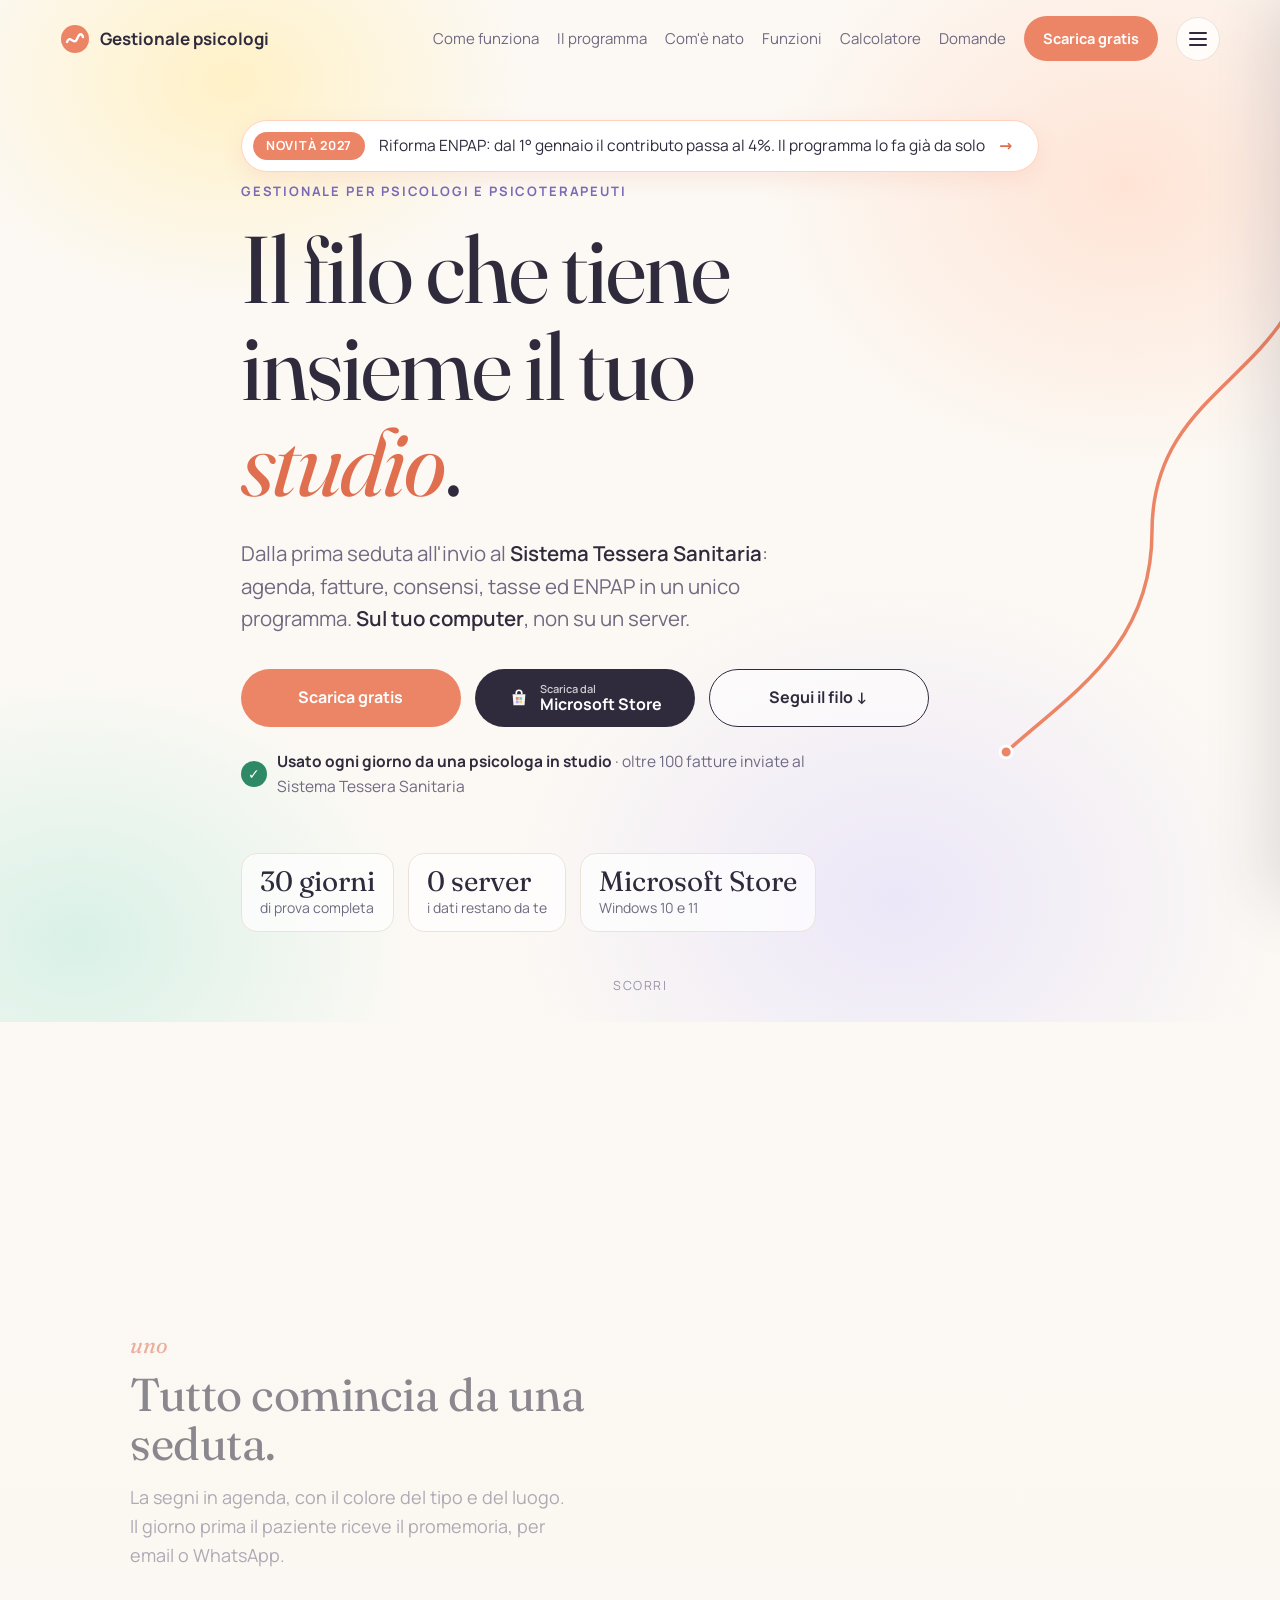
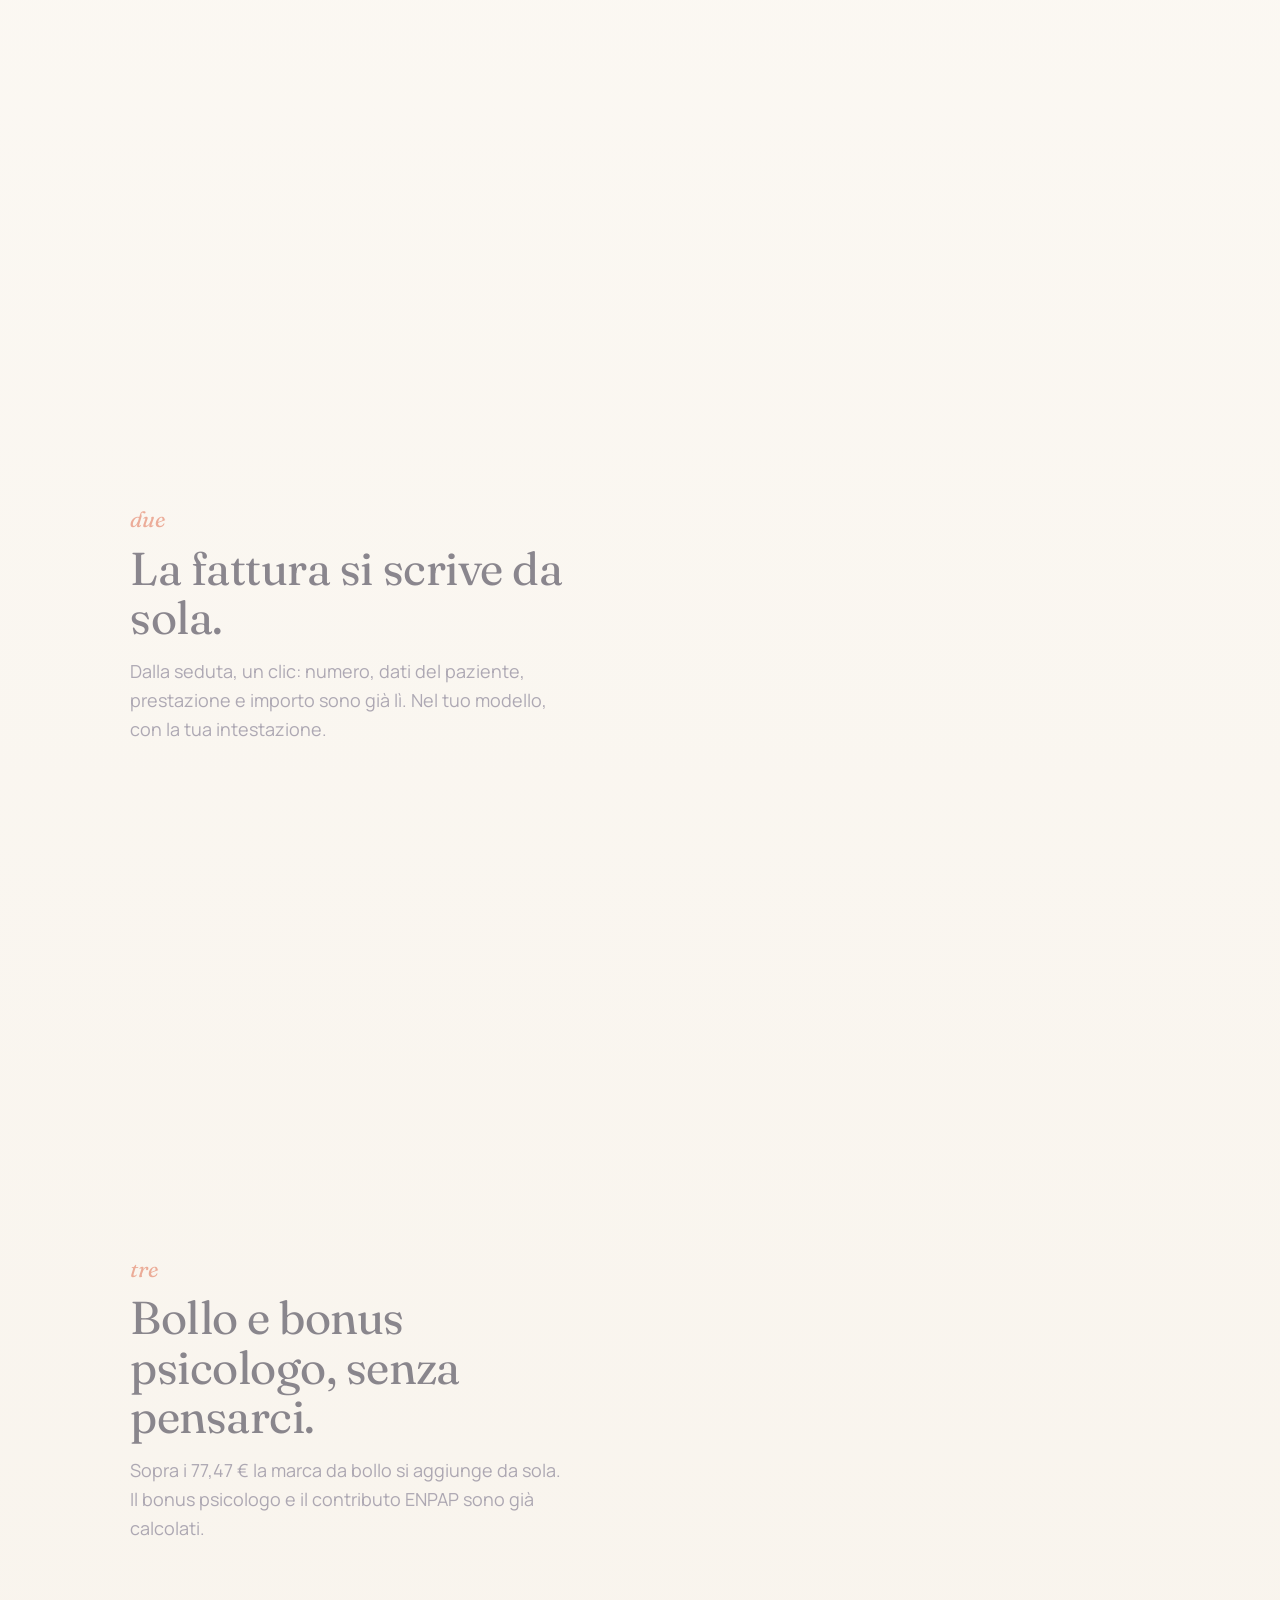
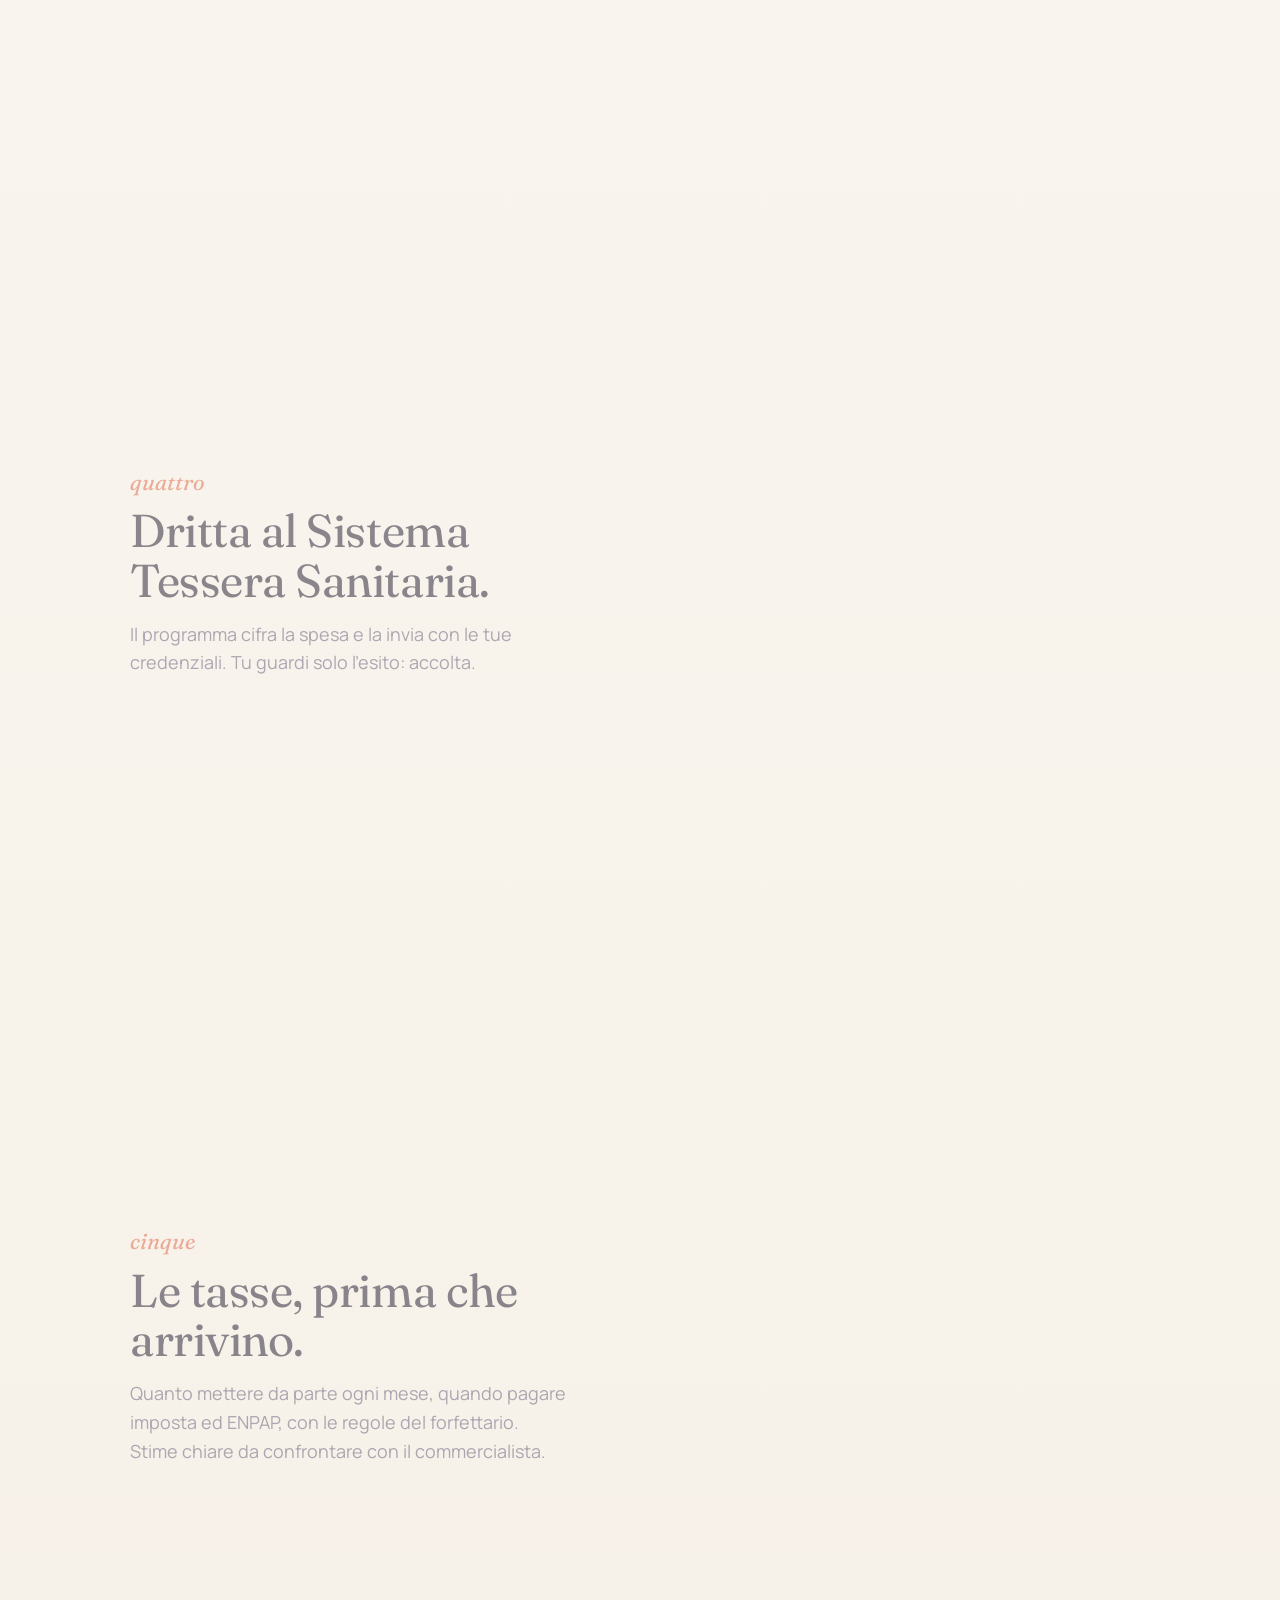
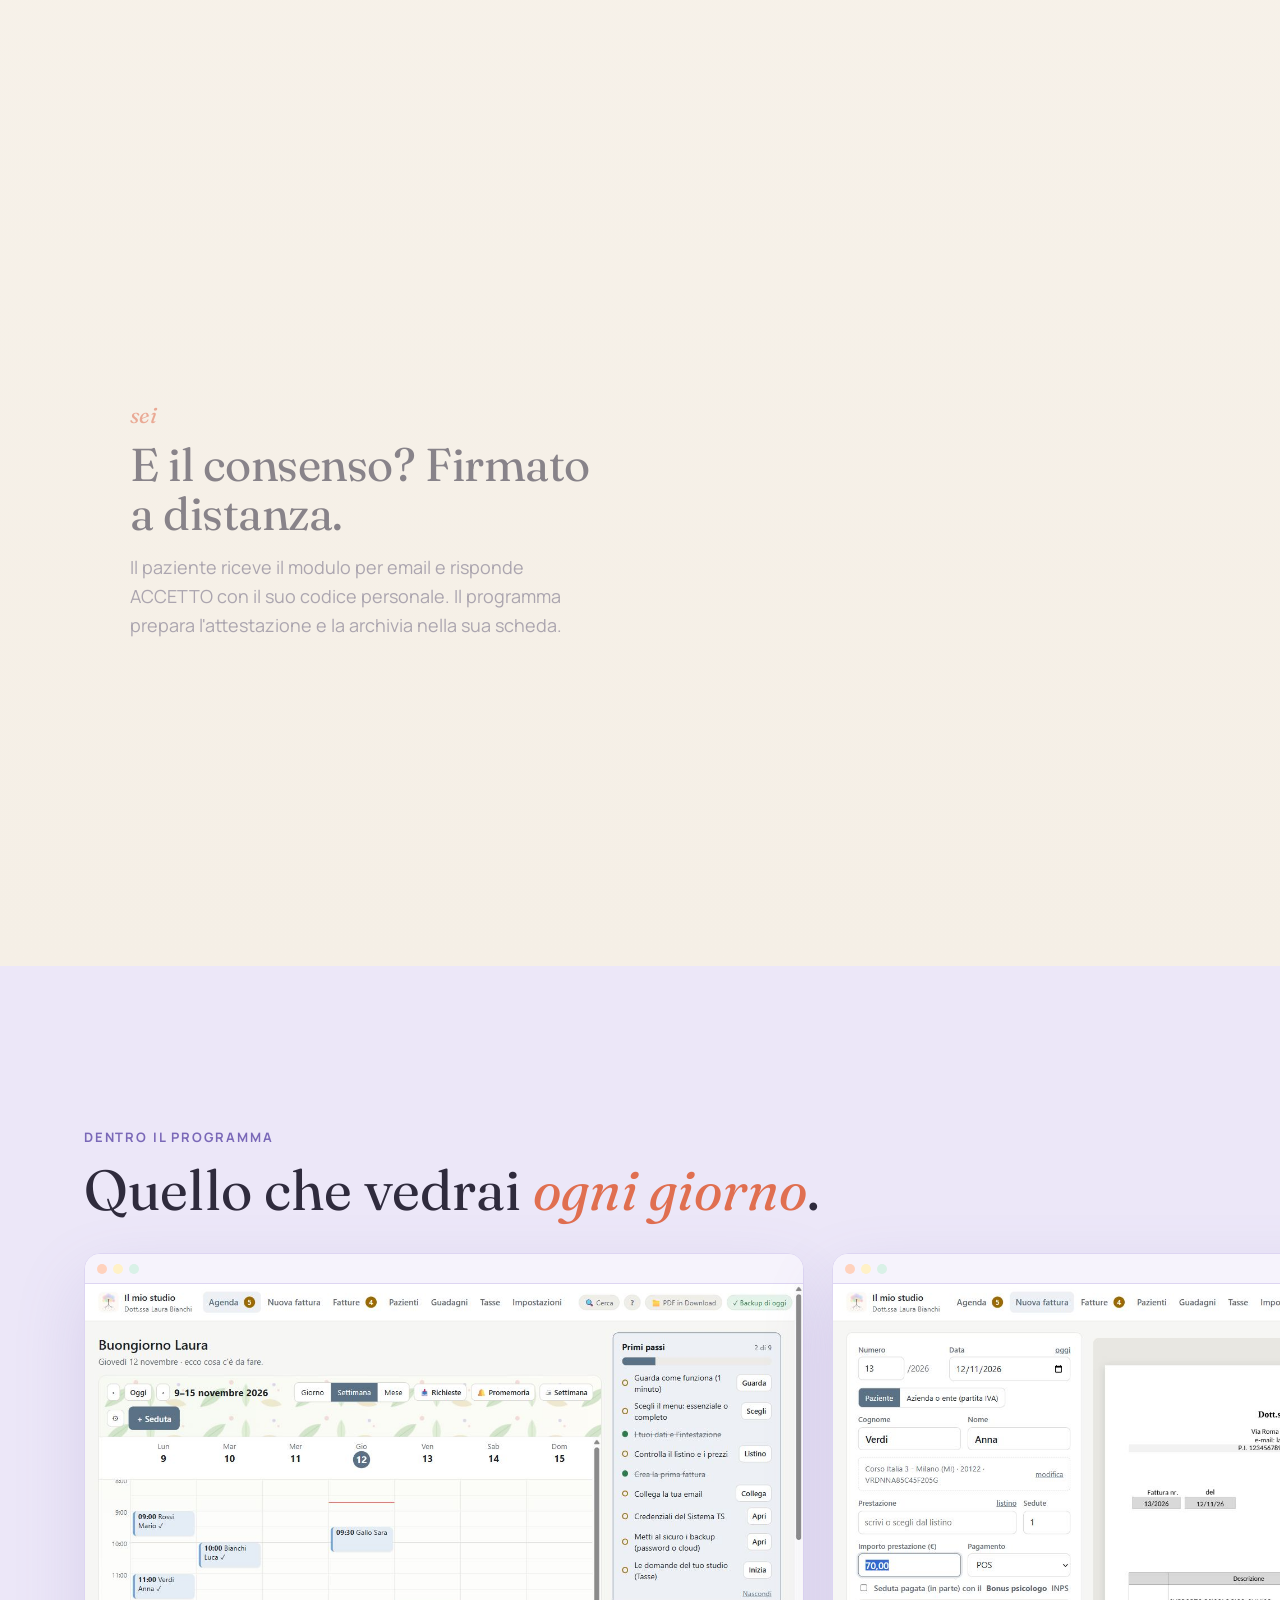
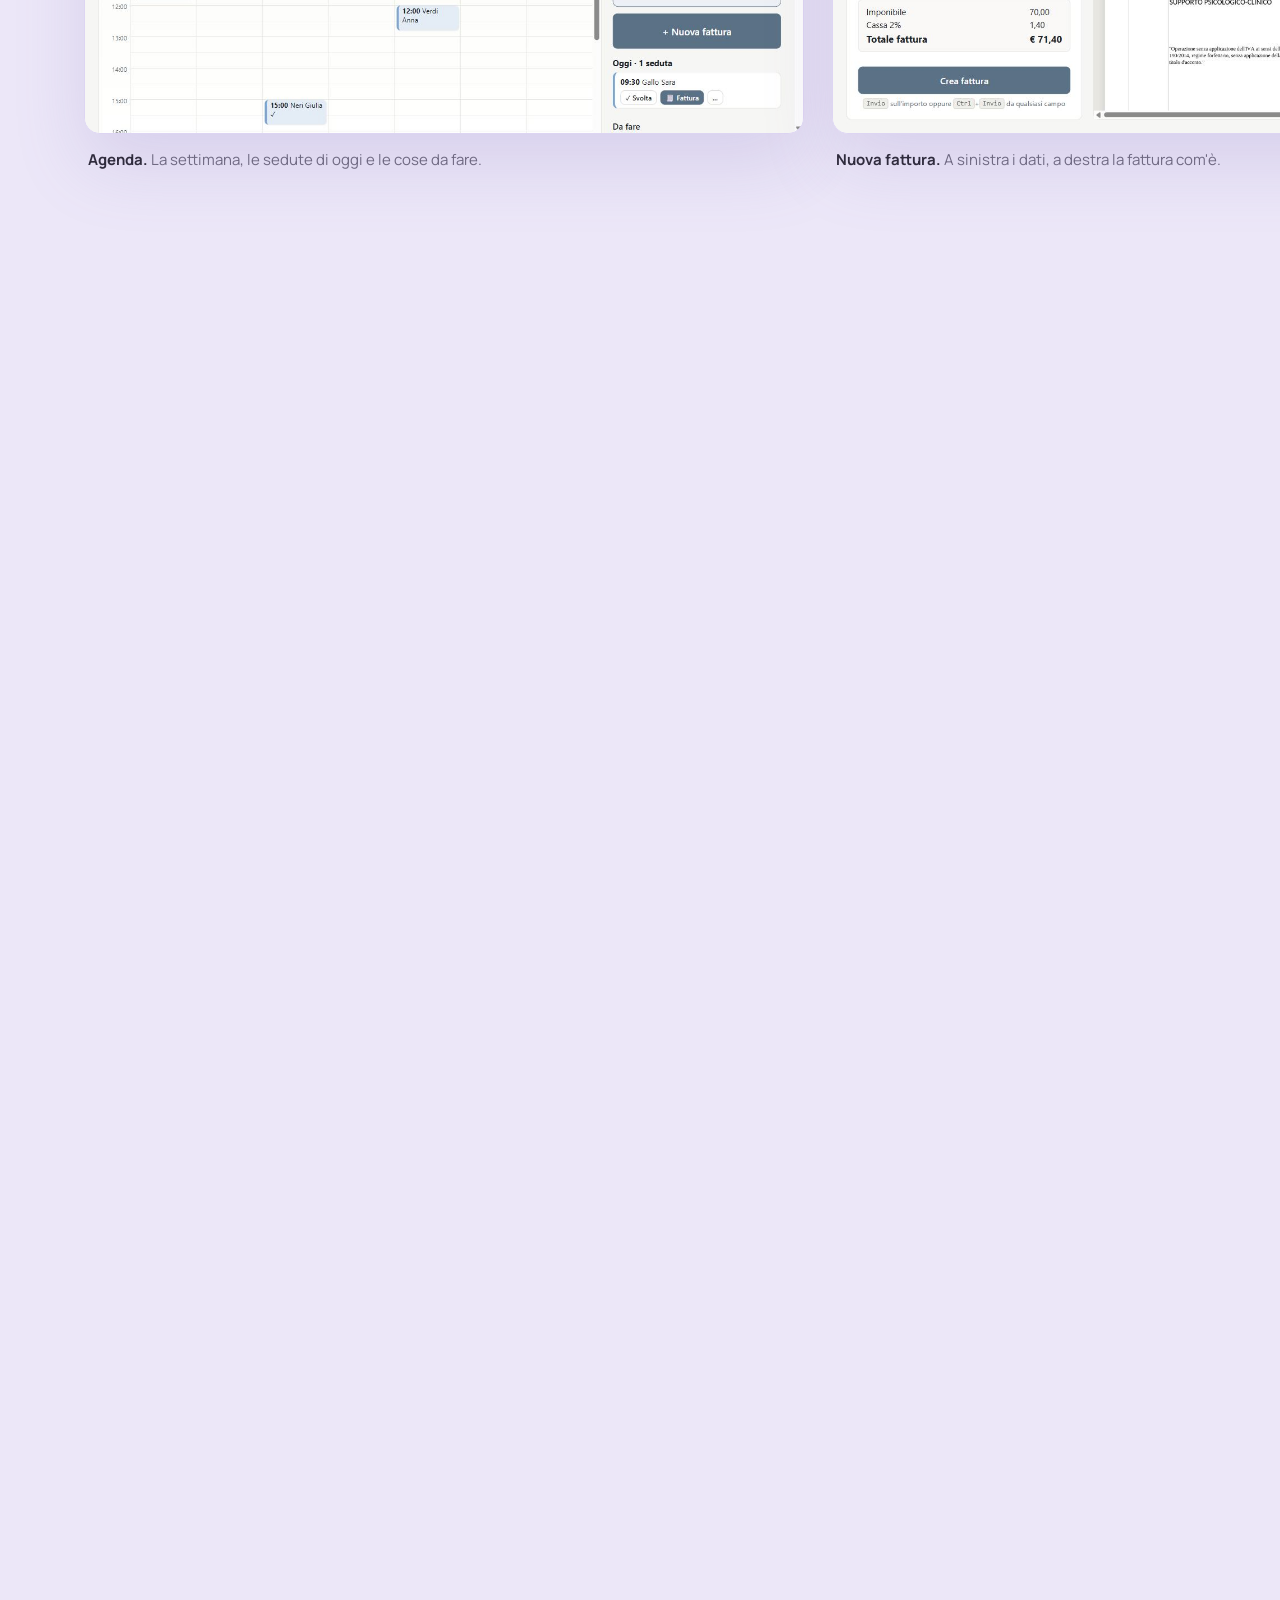
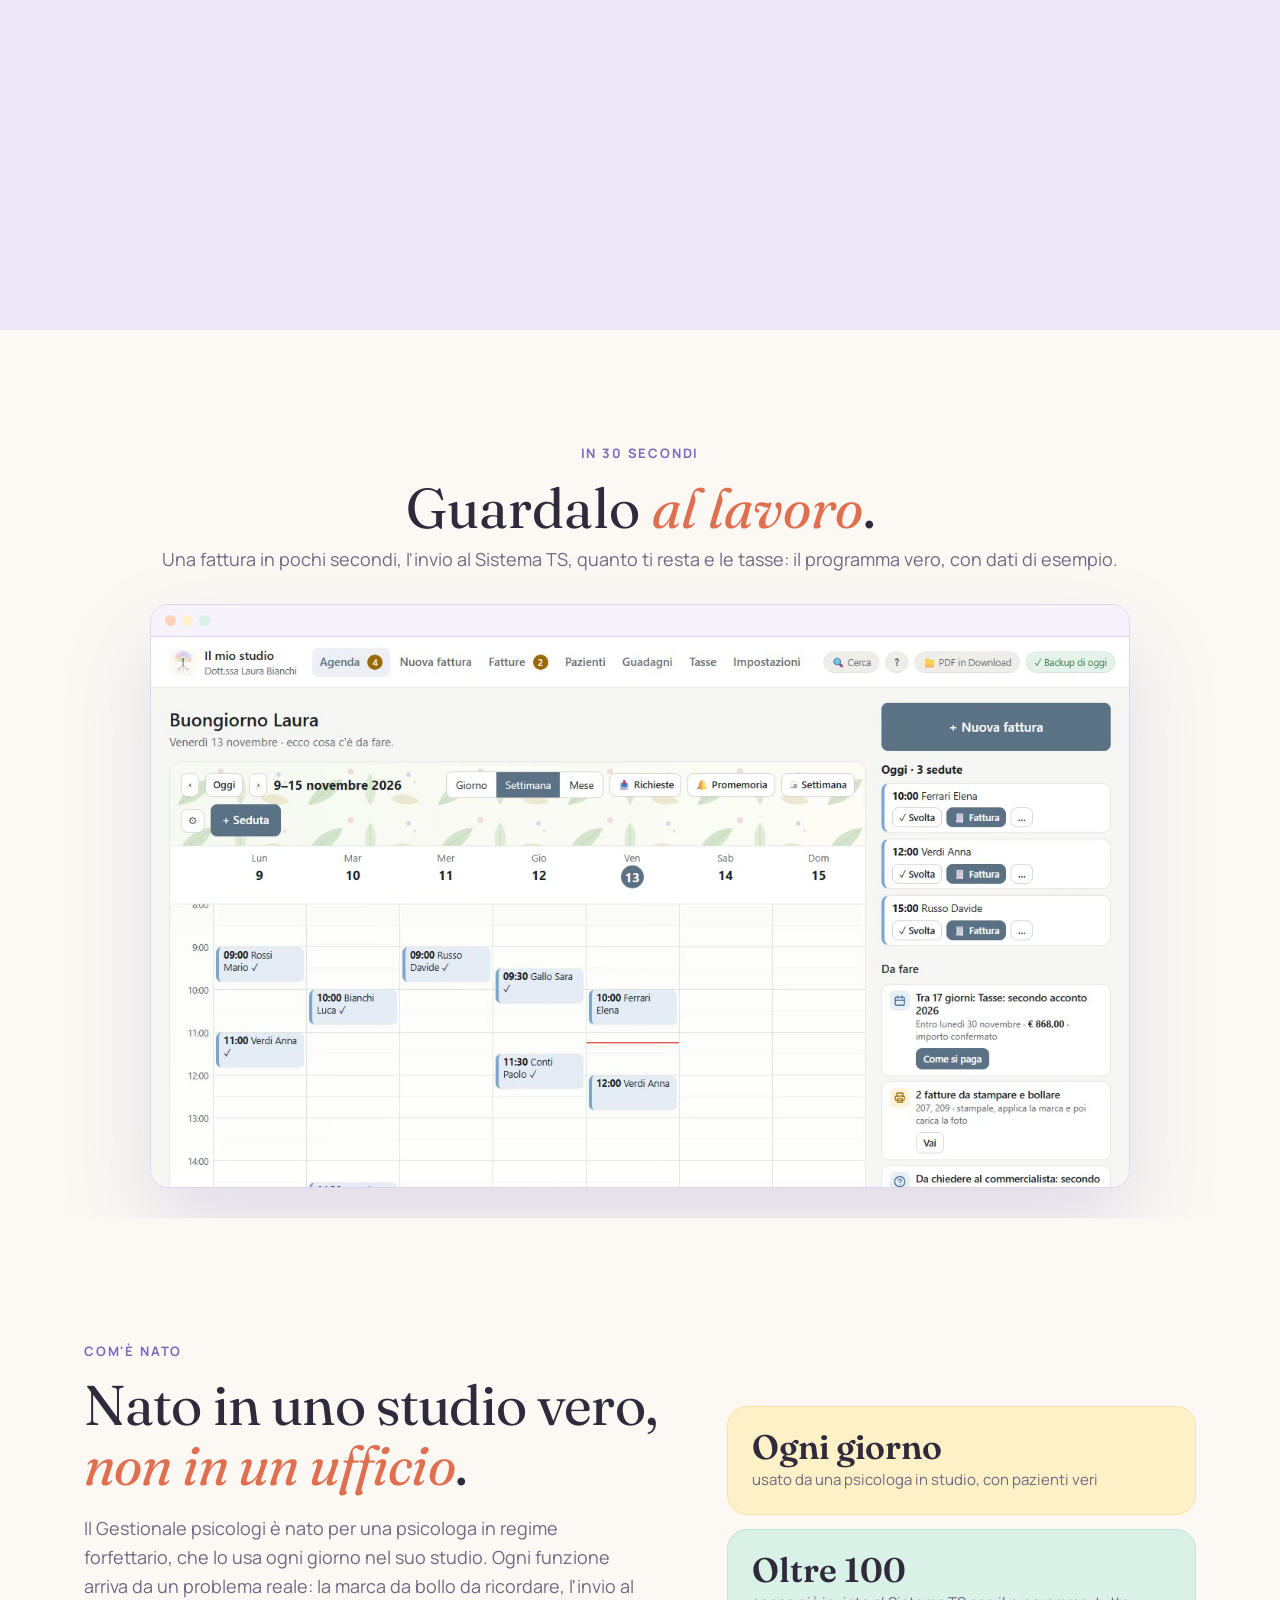
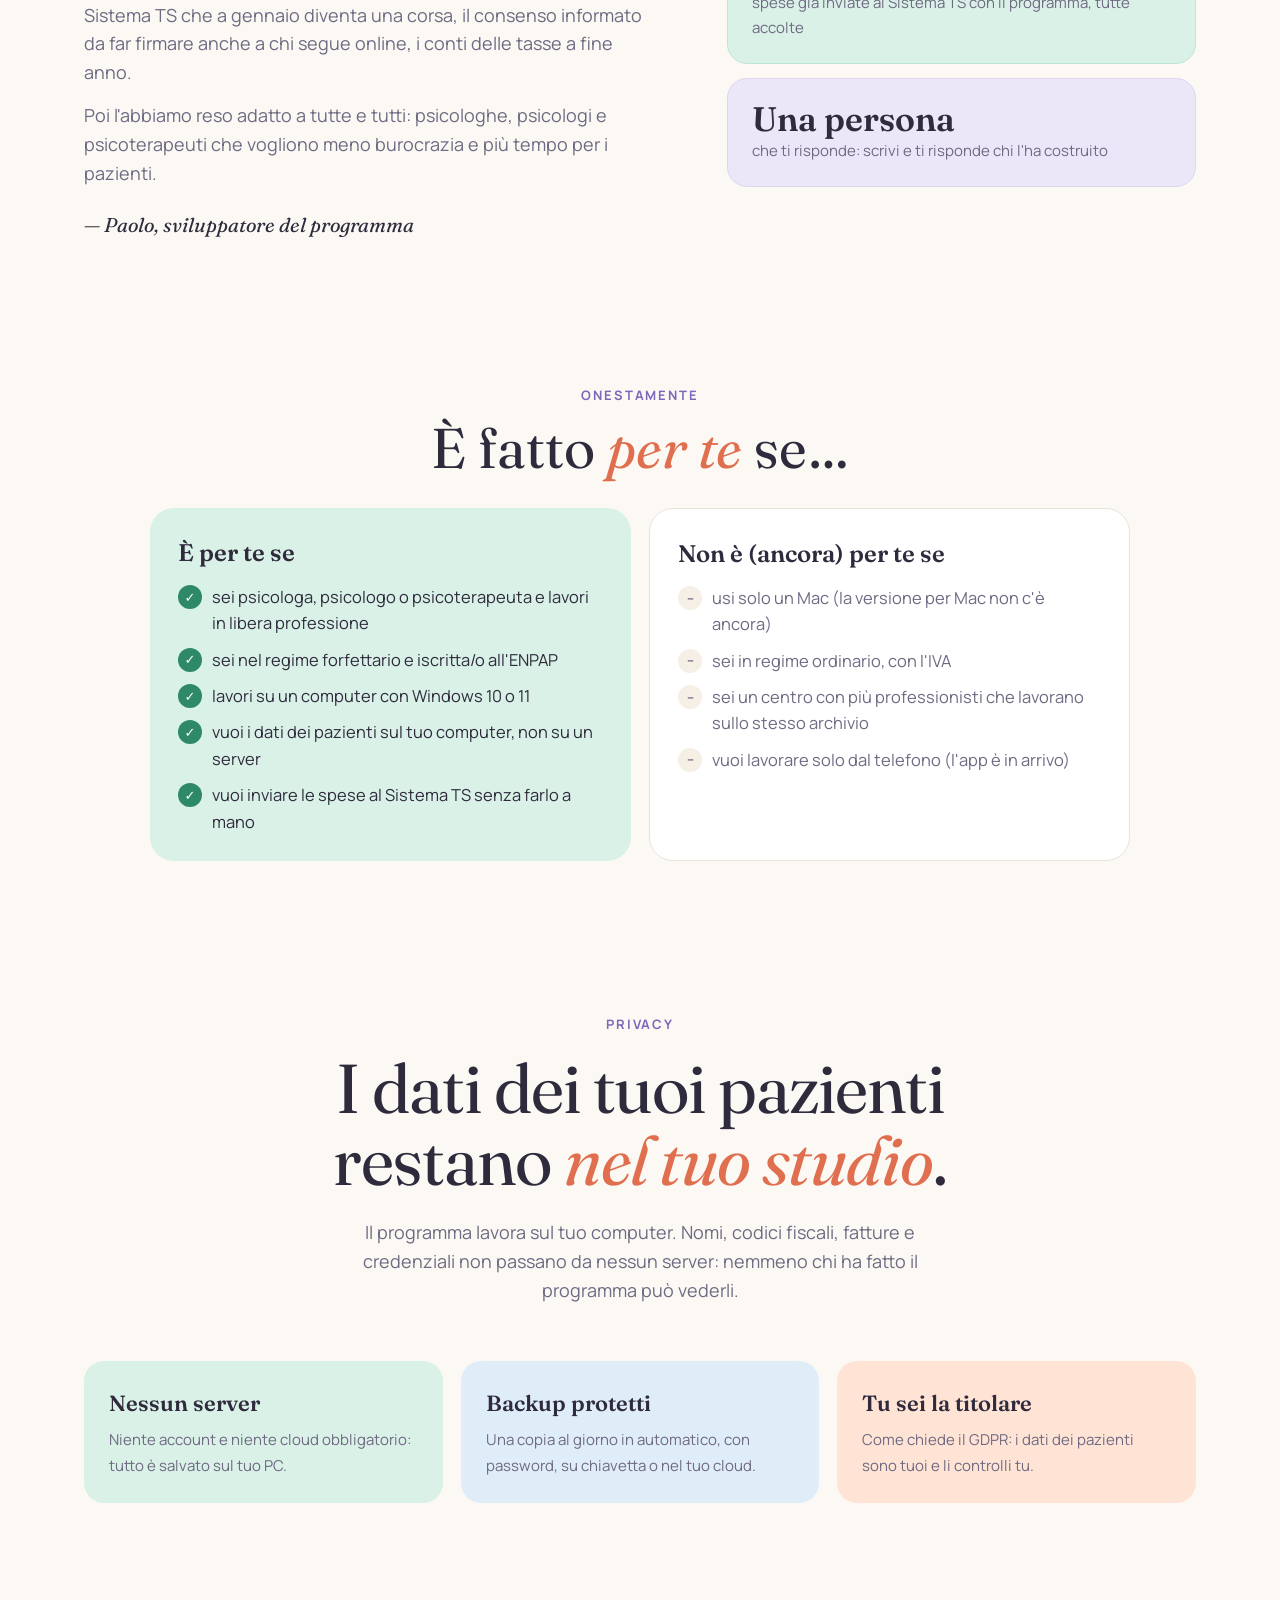
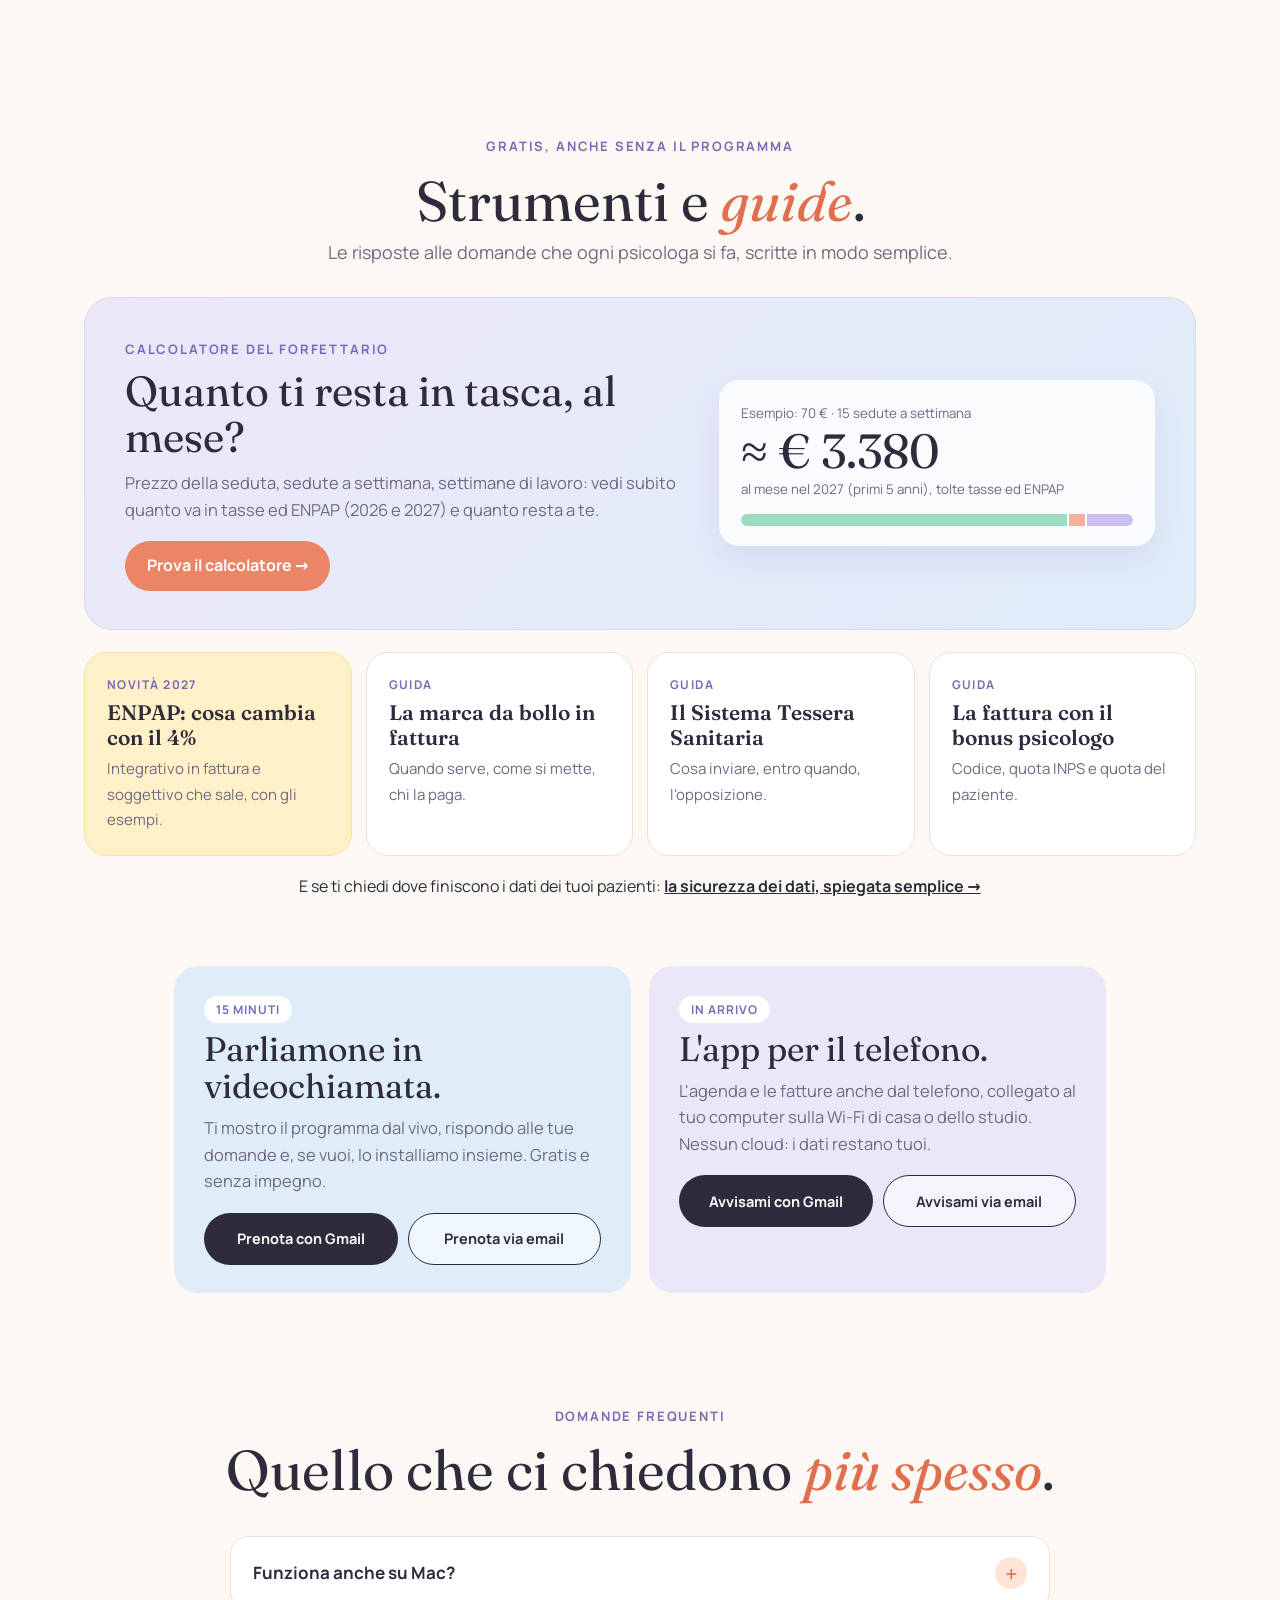
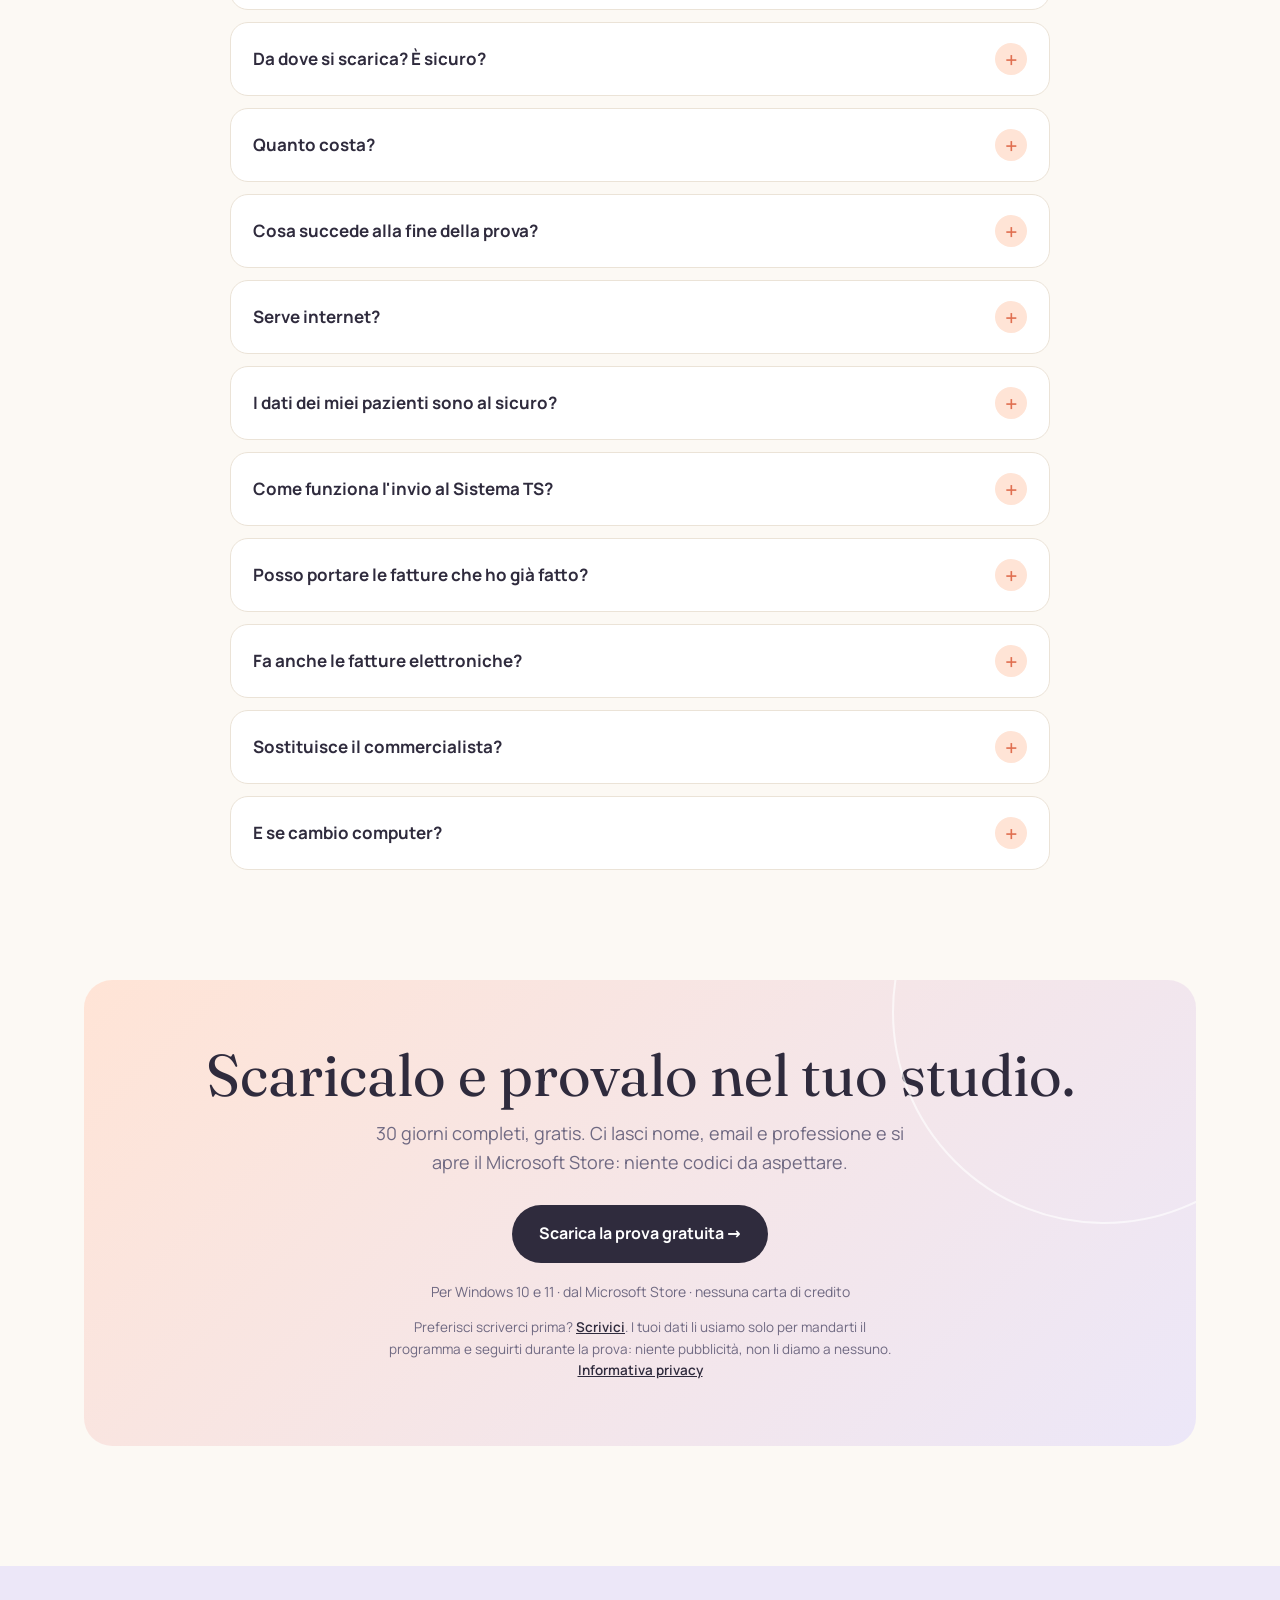
<file: index.html>
<!doctype html>
<html lang="it">
<head>
<meta charset="utf-8">
<meta name="viewport" content="width=device-width, initial-scale=1">
<title>Gestionale psicologi — il filo del tuo studio</title>
<link rel="canonical" href="https://paolocampanella1990-lab.github.io/">
<meta property="og:type" content="website">
<meta property="og:site_name" content="Gestionale psicologi">
<meta property="og:locale" content="it_IT">
<meta property="og:title" content="Gestionale psicologi — il filo del tuo studio">
<meta property="og:description" content="Per psicologi e psicoterapeuti: fatture con bollo e bonus psicologo, invio al Sistema Tessera Sanitaria, agenda, consenso firmato a distanza, tasse ed ENPAP. I dati restano sul tuo computer. Prova gratuita.">
<meta property="og:url" content="https://paolocampanella1990-lab.github.io/">
<meta property="og:image" content="https://paolocampanella1990-lab.github.io/anteprima.jpg">
<meta property="og:image:width" content="1200">
<meta property="og:image:height" content="630">
<meta property="og:image:alt" content="Gestionale psicologi: il filo che tiene insieme il tuo studio">
<meta name="twitter:card" content="summary_large_image">
<meta name="description" content="Il gestionale per psicologi e psicoterapeuti: agenda, fatture con bollo e bonus psicologo, invio al Sistema Tessera Sanitaria, consenso firmato a distanza, tasse ed ENPAP. I dati restano sul tuo computer.">
<link rel="icon" href="favicon.svg" type="image/svg+xml">
<link rel="icon" href="favicon-32.png" sizes="32x32" type="image/png">
<link rel="apple-touch-icon" href="apple-touch-icon.png">
<meta name="theme-color" content="#fcf9f4">
<script type="application/ld+json">{"@context":"https://schema.org","@type":"SoftwareApplication","name":"Gestionale Psicologi","applicationCategory":"BusinessApplication","operatingSystem":"Windows 10, Windows 11","inLanguage":"it-IT","description":"Gestionale per psicologi e psicoterapeuti in regime forfettario: fatture con bollo, ENPAP e bonus psicologo, invio al Sistema Tessera Sanitaria, agenda, consenso informato a distanza, tasse ed ENPAP. I dati restano sul computer.","offers":{"@type":"Offer","price":"0","priceCurrency":"EUR","description":"Prova gratuita di 30 giorni"},"downloadUrl":"https://apps.microsoft.com/detail/9P6MGWKBRBKK","author":{"@type":"Person","name":"Paolo Campanella"},"url":"https://paolocampanella1990-lab.github.io/"}</script>
<link rel="preload" href="manrope-normal-latin.woff2" as="font" type="font/woff2" crossorigin>
<link rel="preload" href="fraunces-normal-latin.woff2" as="font" type="font/woff2" crossorigin>
<style>
@font-face {
  font-family: 'Fraunces';
  font-style: italic;
  font-weight: 400;
  font-display: swap;
  src: url(fraunces-italic-latin-ext.woff2) format('woff2');
  unicode-range: U+0100-02BA, U+02BD-02C5, U+02C7-02CC, U+02CE-02D7, U+02DD-02FF, U+0304, U+0308, U+0329, U+1D00-1DBF, U+1E00-1E9F, U+1EF2-1EFF, U+2020, U+20A0-20AB, U+20AD-20C4, U+2113, U+2C60-2C7F, U+A720-A7FF;
}
@font-face {
  font-family: 'Fraunces';
  font-style: italic;
  font-weight: 400;
  font-display: swap;
  src: url(fraunces-italic-latin.woff2) format('woff2');
  unicode-range: U+0000-00FF, U+0131, U+0152-0153, U+02BB-02BC, U+02C6, U+02DA, U+02DC, U+0304, U+0308, U+0329, U+2000-206F, U+20AC, U+2122, U+2191, U+2193, U+2212, U+2215, U+FEFF, U+FFFD;
}
@font-face {
  font-family: 'Fraunces';
  font-style: italic;
  font-weight: 600;
  font-display: swap;
  src: url(fraunces-italic-latin-ext.woff2) format('woff2');
  unicode-range: U+0100-02BA, U+02BD-02C5, U+02C7-02CC, U+02CE-02D7, U+02DD-02FF, U+0304, U+0308, U+0329, U+1D00-1DBF, U+1E00-1E9F, U+1EF2-1EFF, U+2020, U+20A0-20AB, U+20AD-20C4, U+2113, U+2C60-2C7F, U+A720-A7FF;
}
@font-face {
  font-family: 'Fraunces';
  font-style: italic;
  font-weight: 600;
  font-display: swap;
  src: url(fraunces-italic-latin.woff2) format('woff2');
  unicode-range: U+0000-00FF, U+0131, U+0152-0153, U+02BB-02BC, U+02C6, U+02DA, U+02DC, U+0304, U+0308, U+0329, U+2000-206F, U+20AC, U+2122, U+2191, U+2193, U+2212, U+2215, U+FEFF, U+FFFD;
}
@font-face {
  font-family: 'Fraunces';
  font-style: normal;
  font-weight: 400;
  font-display: swap;
  src: url(fraunces-normal-latin-ext.woff2) format('woff2');
  unicode-range: U+0100-02BA, U+02BD-02C5, U+02C7-02CC, U+02CE-02D7, U+02DD-02FF, U+0304, U+0308, U+0329, U+1D00-1DBF, U+1E00-1E9F, U+1EF2-1EFF, U+2020, U+20A0-20AB, U+20AD-20C4, U+2113, U+2C60-2C7F, U+A720-A7FF;
}
@font-face {
  font-family: 'Fraunces';
  font-style: normal;
  font-weight: 400;
  font-display: swap;
  src: url(fraunces-normal-latin.woff2) format('woff2');
  unicode-range: U+0000-00FF, U+0131, U+0152-0153, U+02BB-02BC, U+02C6, U+02DA, U+02DC, U+0304, U+0308, U+0329, U+2000-206F, U+20AC, U+2122, U+2191, U+2193, U+2212, U+2215, U+FEFF, U+FFFD;
}
@font-face {
  font-family: 'Fraunces';
  font-style: normal;
  font-weight: 600;
  font-display: swap;
  src: url(fraunces-normal-latin-ext.woff2) format('woff2');
  unicode-range: U+0100-02BA, U+02BD-02C5, U+02C7-02CC, U+02CE-02D7, U+02DD-02FF, U+0304, U+0308, U+0329, U+1D00-1DBF, U+1E00-1E9F, U+1EF2-1EFF, U+2020, U+20A0-20AB, U+20AD-20C4, U+2113, U+2C60-2C7F, U+A720-A7FF;
}
@font-face {
  font-family: 'Fraunces';
  font-style: normal;
  font-weight: 600;
  font-display: swap;
  src: url(fraunces-normal-latin.woff2) format('woff2');
  unicode-range: U+0000-00FF, U+0131, U+0152-0153, U+02BB-02BC, U+02C6, U+02DA, U+02DC, U+0304, U+0308, U+0329, U+2000-206F, U+20AC, U+2122, U+2191, U+2193, U+2212, U+2215, U+FEFF, U+FFFD;
}
@font-face {
  font-family: 'Manrope';
  font-style: normal;
  font-weight: 400;
  font-display: swap;
  src: url(manrope-normal-latin-ext.woff2) format('woff2');
  unicode-range: U+0100-02BA, U+02BD-02C5, U+02C7-02CC, U+02CE-02D7, U+02DD-02FF, U+0304, U+0308, U+0329, U+1D00-1DBF, U+1E00-1E9F, U+1EF2-1EFF, U+2020, U+20A0-20AB, U+20AD-20C4, U+2113, U+2C60-2C7F, U+A720-A7FF;
}
@font-face {
  font-family: 'Manrope';
  font-style: normal;
  font-weight: 400;
  font-display: swap;
  src: url(manrope-normal-latin.woff2) format('woff2');
  unicode-range: U+0000-00FF, U+0131, U+0152-0153, U+02BB-02BC, U+02C6, U+02DA, U+02DC, U+0304, U+0308, U+0329, U+2000-206F, U+20AC, U+2122, U+2191, U+2193, U+2212, U+2215, U+FEFF, U+FFFD;
}
@font-face {
  font-family: 'Manrope';
  font-style: normal;
  font-weight: 500;
  font-display: swap;
  src: url(manrope-normal-latin-ext.woff2) format('woff2');
  unicode-range: U+0100-02BA, U+02BD-02C5, U+02C7-02CC, U+02CE-02D7, U+02DD-02FF, U+0304, U+0308, U+0329, U+1D00-1DBF, U+1E00-1E9F, U+1EF2-1EFF, U+2020, U+20A0-20AB, U+20AD-20C4, U+2113, U+2C60-2C7F, U+A720-A7FF;
}
@font-face {
  font-family: 'Manrope';
  font-style: normal;
  font-weight: 500;
  font-display: swap;
  src: url(manrope-normal-latin.woff2) format('woff2');
  unicode-range: U+0000-00FF, U+0131, U+0152-0153, U+02BB-02BC, U+02C6, U+02DA, U+02DC, U+0304, U+0308, U+0329, U+2000-206F, U+20AC, U+2122, U+2191, U+2193, U+2212, U+2215, U+FEFF, U+FFFD;
}
@font-face {
  font-family: 'Manrope';
  font-style: normal;
  font-weight: 600;
  font-display: swap;
  src: url(manrope-normal-latin-ext.woff2) format('woff2');
  unicode-range: U+0100-02BA, U+02BD-02C5, U+02C7-02CC, U+02CE-02D7, U+02DD-02FF, U+0304, U+0308, U+0329, U+1D00-1DBF, U+1E00-1E9F, U+1EF2-1EFF, U+2020, U+20A0-20AB, U+20AD-20C4, U+2113, U+2C60-2C7F, U+A720-A7FF;
}
@font-face {
  font-family: 'Manrope';
  font-style: normal;
  font-weight: 600;
  font-display: swap;
  src: url(manrope-normal-latin.woff2) format('woff2');
  unicode-range: U+0000-00FF, U+0131, U+0152-0153, U+02BB-02BC, U+02C6, U+02DA, U+02DC, U+0304, U+0308, U+0329, U+2000-206F, U+20AC, U+2122, U+2191, U+2193, U+2212, U+2215, U+FEFF, U+FFFD;
}
@font-face {
  font-family: 'Manrope';
  font-style: normal;
  font-weight: 700;
  font-display: swap;
  src: url(manrope-normal-latin-ext.woff2) format('woff2');
  unicode-range: U+0100-02BA, U+02BD-02C5, U+02C7-02CC, U+02CE-02D7, U+02DD-02FF, U+0304, U+0308, U+0329, U+1D00-1DBF, U+1E00-1E9F, U+1EF2-1EFF, U+2020, U+20A0-20AB, U+20AD-20C4, U+2113, U+2C60-2C7F, U+A720-A7FF;
}
@font-face {
  font-family: 'Manrope';
  font-style: normal;
  font-weight: 700;
  font-display: swap;
  src: url(manrope-normal-latin.woff2) format('woff2');
  unicode-range: U+0000-00FF, U+0131, U+0152-0153, U+02BB-02BC, U+02C6, U+02DA, U+02DC, U+0304, U+0308, U+0329, U+2000-206F, U+20AC, U+2122, U+2191, U+2193, U+2212, U+2215, U+FEFF, U+FFFD;
}

:root{
  --ink:#2f2b3d; --muted:#6f6982; --soft:#9a94ab;
  --paper:#fcf9f4; --panna:#f5efe6; --line:#ebe3d7;
  --lav:#ece7f8; --lav2:#ddd5f2; --pesca:#ffe4d6; --pesca2:#ffd2bd; --menta:#d9f1e7; --cielo:#dfedf9; --burro:#fff1c7;
  --filo:#ec8466; --filo2:#e06f50; --viola:#7a68b8; --verde:#2e8a66;
  --serif:'Fraunces',Georgia,serif; --sans:'Manrope',system-ui,-apple-system,'Segoe UI',sans-serif;
}
*{box-sizing:border-box}
html{scroll-behavior:smooth}
body{margin:0;font-family:var(--sans);color:var(--ink);background:var(--paper);line-height:1.6;-webkit-font-smoothing:antialiased;overflow-x:hidden}
a{color:inherit}
.wrap{max-width:1160px;margin:0 auto;padding:0 24px}
.btn{display:inline-flex;align-items:center;gap:10px;padding:15px 26px;border-radius:999px;font-weight:700;text-decoration:none;font-size:16px;border:1.5px solid transparent;transition:transform .2s,background .2s,box-shadow .2s}
.btn:hover{transform:translateY(-2px);box-shadow:0 10px 24px #2f2b3d1f}
.btn-filo{background:var(--filo);color:#fff}
.btn-filo:hover{background:var(--filo2)}
.btn-ghost{border-color:var(--ink);color:var(--ink);background:#ffffff80}
.eyebrow{font-size:13px;font-weight:700;letter-spacing:.14em;text-transform:uppercase;color:var(--viola)}

/* ---------- testata ---------- */
header{position:fixed;inset:0 0 auto 0;z-index:50;transition:background .3s,box-shadow .3s}
header.pieno{background:rgba(252,249,244,.9);backdrop-filter:blur(10px);box-shadow:0 1px 0 var(--line)}
.nav{display:flex;align-items:center;gap:18px;padding:16px 0;color:var(--ink)}
.logo{display:flex;align-items:center;gap:10px;font-weight:700;font-size:17px;text-decoration:none;white-space:nowrap}
.logo svg{flex:none}
.nav .sp{flex:1}
.nav a.l{text-decoration:none;font-size:15px;color:var(--muted)}
.nav a.l:hover{color:var(--ink)}
.nav .btn{padding:10px 18px;font-size:14.5px}
@media(max-width:760px){.nav a.l{display:none}.logo span{font-size:15px}.nav .btn{padding:9px 14px;font-size:13.5px}}

/* ---------- il filo ---------- */
.filo-wrap{position:relative}
svg.filo{position:absolute;inset:0;width:100%;height:100%;pointer-events:none;z-index:2;overflow:visible}
svg.filo path{fill:none;stroke:var(--filo);stroke-width:3.5;stroke-linecap:round}
svg.filo circle{fill:var(--filo);stroke:#fff;stroke-width:3}

/* ---------- apertura ---------- */
.hero{background:var(--paper);min-height:100vh;display:flex;align-items:center;position:relative;overflow:hidden;padding:120px 0 90px}
.hero .grana{position:absolute;inset:0;background:
  radial-gradient(520px 420px at 88% 18%,var(--pesca) 0,transparent 70%),
  radial-gradient(560px 460px at 70% 88%,var(--lav) 0,transparent 70%),
  radial-gradient(480px 380px at 6% 92%,var(--menta) 0,transparent 70%),
  radial-gradient(420px 320px at 18% 8%,var(--burro) 0,transparent 70%)}
.hero .wrap{position:relative;z-index:3}
.hero h1{font-family:var(--serif);font-weight:400;font-size:clamp(44px,7.4vw,96px);line-height:1.02;letter-spacing:-.02em;margin:18px 0 26px;max-width:12ch}
.hero h1 em{font-style:italic;color:var(--filo2)}
.hero p.sub{font-size:clamp(17px,1.6vw,21px);color:var(--muted);max-width:560px;margin:0 0 34px}
.hero p.sub b{color:var(--ink);font-weight:600}
.hero .cta{display:flex;gap:14px;flex-wrap:wrap}
.hero .facts{display:flex;gap:14px;flex-wrap:wrap;margin-top:54px;color:var(--muted);font-size:14px}
.hero .facts div{background:#ffffffb3;border:1px solid var(--line);border-radius:16px;padding:12px 18px}
.hero .facts b{display:block;font-family:var(--serif);font-size:28px;font-weight:400;color:var(--ink);line-height:1.1}
.scorri{position:absolute;left:50%;bottom:26px;transform:translateX(-50%);color:var(--soft);font-size:12.5px;letter-spacing:.12em;text-transform:uppercase;z-index:3;animation:su 2.2s ease-in-out infinite}
@keyframes su{50%{transform:translate(-50%,6px)}}

/* ---------- racconto: la fattura che si compone ---------- */
.racconto{position:relative;padding:40px 0 60px;background:linear-gradient(var(--paper),var(--panna))}
.racconto .grid{display:grid;grid-template-columns:1fr 1fr;gap:60px;position:relative;z-index:3}
.passi{padding-left:46px}
.passo{min-height:86vh;display:flex;flex-direction:column;justify-content:center;transition:opacity .5s}
.js .passo{opacity:.55}
.js .passo.att{opacity:1}
.passo .n{font-family:var(--serif);font-style:italic;color:var(--filo2);font-size:22px}
.passo h2{font-family:var(--serif);font-weight:400;font-size:clamp(32px,3.6vw,48px);line-height:1.08;letter-spacing:-.01em;margin:6px 0 14px}
.passo p{font-size:18px;color:var(--muted);margin:0;max-width:440px}
.palco-col{position:relative}
.palco{position:relative;display:grid;place-items:center;padding:60px 0 240px}
.js .palco{position:sticky;top:12vh;height:76vh;padding:0}

/* oggetti sul palco */
.carta{position:relative;width:min(420px,100%)}
.agenda,.ts,.salv,.cons{position:absolute;left:0;right:0;margin:auto;transition:opacity .6s,transform .7s cubic-bezier(.2,.8,.2,1)}
.agenda{top:-6px;width:78%;background:var(--lav);color:var(--ink);border:1px solid var(--lav2);border-radius:18px;padding:14px 18px;display:flex;gap:14px;align-items:center;box-shadow:0 18px 40px #7a68b826;opacity:0;transform:translateY(30px) rotate(-3deg);z-index:4}
.agenda .ora{font-family:var(--serif);font-size:28px;line-height:1;color:var(--viola)}
.agenda small{display:block;color:var(--muted);font-size:12.5px}
.agenda .pallino{width:10px;height:10px;border-radius:50%;background:var(--verde);margin-left:auto}
.fatt{position:relative;background:#fff;border-radius:20px;padding:28px 28px 24px;box-shadow:0 30px 70px #2f2b3d1a;border:1px solid var(--line);opacity:0;transform:translateY(40px);transition:opacity .6s,transform .7s cubic-bezier(.2,.8,.2,1)}
.fatt .int{display:flex;justify-content:space-between;align-items:flex-start;padding-bottom:14px;margin-bottom:12px;border-bottom:1.5px dashed var(--line)}
.fatt .int b{font-family:var(--serif);font-weight:600;font-size:18px;display:block}
.fatt .int small{color:var(--muted);font-size:12.5px}
.fatt .num{font-family:var(--serif);font-style:italic;color:var(--filo2);font-size:20px;white-space:nowrap}
.riga{display:flex;justify-content:space-between;font-size:15px;padding:7px 0;opacity:0;transform:translateX(-14px);transition:opacity .45s,transform .45s}
.riga span{color:var(--muted)}
.riga b{font-weight:600}
.tot{display:flex;justify-content:space-between;align-items:baseline;margin-top:12px;padding-top:12px;border-top:1.5px solid var(--ink);opacity:0;transition:opacity .5s}
.tot span{font-weight:700}
.tot b{font-family:var(--serif);font-size:34px;font-weight:600}
.bollo{position:absolute;right:-34px;top:-40px;width:84px;height:98px;background:var(--burro);border-radius:4px;display:grid;place-items:center;text-align:center;font-size:10.5px;font-weight:700;color:var(--ink);line-height:1.2;
  outline:2px dashed #d7a93a;outline-offset:-7px;box-shadow:0 10px 24px #2f2b3d1f;
  opacity:0;transform:scale(1.8) rotate(14deg);transition:opacity .35s,transform .45s cubic-bezier(.3,1.6,.5,1);z-index:3}
.bollo b{display:block;font-family:var(--serif);font-size:22px}
.ts{bottom:-78px;width:86%;background:var(--menta);color:var(--ink);border:1px solid #bfe6d5;border-radius:18px;padding:14px 18px;display:flex;align-items:center;gap:12px;opacity:0;transform:translateY(30px);z-index:5;box-shadow:0 18px 40px #2e8a6624}
.ts .ic{width:34px;height:34px;border-radius:50%;background:var(--verde);color:#fff;display:grid;place-items:center;font-weight:800}
.ts small{display:block;color:var(--muted);font-size:12.5px}
.salv{top:auto;bottom:-190px;right:-60px;left:auto;margin:0;width:210px;background:var(--pesca);border:1px solid var(--pesca2);border-radius:18px;padding:14px 16px;box-shadow:0 18px 40px #ec846626;opacity:0;transform:translateY(-20px) rotate(3deg);z-index:6}
.salv small{color:var(--muted);font-size:12.5px}
.salv b{display:block;font-family:var(--serif);font-size:26px;font-weight:600}
.barra{height:8px;border-radius:9px;background:#ffffffaa;overflow:hidden;margin-top:8px}
.barra i{display:block;height:100%;width:0;background:var(--filo);border-radius:9px;transition:width 1.2s .3s}
.cons{bottom:-196px;left:-56px;right:auto;margin:0;width:250px;background:var(--cielo);border:1px solid #c6dcf1;border-radius:18px;padding:14px 16px;box-shadow:0 18px 40px #4d7fb022;opacity:0;transform:translateY(20px) rotate(-2deg);z-index:7}
.cons small{color:var(--muted);font-size:12.5px;display:block}
.cons svg path{fill:none;stroke:var(--ink);stroke-width:2.2;stroke-linecap:round;stroke-dasharray:420;stroke-dashoffset:420;transition:stroke-dashoffset 1.6s .3s ease}
.cons .ok{display:inline-block;margin-top:4px;font-size:12.5px;font-weight:700;color:var(--verde)}

/* stati del palco (si accendono man mano) */
.on1 .agenda{opacity:1;transform:none}
.on2 .agenda{transform:translateY(-70px) scale(.9) rotate(-3deg);opacity:0}
.on2 .fatt{opacity:1;transform:none}
.on2 .r1,.on2 .r2,.on2 .r3,.on2 .r4,.on2 .r5{opacity:1;transform:none}
.on2 .r2{transition-delay:.12s}.on2 .r3{transition-delay:.24s}.on2 .r4{transition-delay:.36s}.on2 .r5{transition-delay:.48s}
.on2 .tot{opacity:1;transition-delay:.6s}
.on3 .r6{opacity:1;transform:none}
.on3 .bollo{opacity:1;transform:rotate(8deg)}
.t-b{display:none}
.on3 .t-a{display:none}.on3 .t-b{display:inline}
.on4 .ts{opacity:1;transform:none}
.on5 .salv{opacity:1;transform:rotate(3deg)}
.on5 .barra i{width:64%}
.on6 .cons{opacity:1;transform:rotate(-2deg)}
.on6 .cons svg path{stroke-dashoffset:0}

/* ---------- galleria che scorre di lato ---------- */
.galleria{background:var(--lav);position:relative}
.gal-sticky{position:relative;padding:90px 0 70px}
.js .gal-sticky{position:sticky;top:0;height:100vh;overflow:hidden;display:flex;flex-direction:column;justify-content:center;padding:64px 0 0}
.gal-testa{padding:0 24px;max-width:1160px;margin:0 auto 34px;width:100%}
.gal-testa h2{font-family:var(--serif);font-weight:400;font-size:clamp(34px,4.4vw,58px);line-height:1.05;margin:10px 0 0}
.gal-testa h2 em{color:var(--filo2)}
.traccia{display:flex;gap:28px;padding:0 max(24px,calc((100vw - 1160px)/2 + 24px)) 16px;overflow-x:auto}
.js .traccia{overflow:visible;padding-bottom:0;will-change:transform}
.schermo{flex:none;width:min(720px,78vw)}
.schermo .cornice{border-radius:16px;overflow:hidden;background:#fff;box-shadow:0 30px 70px #7a68b82e;border:1px solid var(--lav2)}
.schermo .cornice .barretta{height:30px;background:#f6f3fc;display:flex;align-items:center;gap:6px;padding:0 12px;border-bottom:1px solid var(--lav2)}
.schermo .cornice .barretta i{width:10px;height:10px;border-radius:50%;display:block}
.schermo .cornice .barretta i:nth-child(1){background:var(--pesca2)}.schermo .cornice .barretta i:nth-child(2){background:var(--burro)}.schermo .cornice .barretta i:nth-child(3){background:var(--menta)}
.schermo img{display:block;width:100%;min-height:200px;background:var(--panna)}
.schermo p{margin:14px 4px 0;color:var(--muted);font-size:15px}
.schermo p b{color:var(--ink)}

/* ---------- com'è nato ---------- */
.storia{padding:120px 0 40px;background:var(--paper)}
.storia-in{display:grid;grid-template-columns:1.25fr 1fr;gap:56px;align-items:center}
.storia h2{font-family:var(--serif);font-weight:400;font-size:clamp(34px,4.4vw,56px);line-height:1.06;letter-spacing:-.015em;margin:12px 0 20px}
.storia h2 em{color:var(--filo2)}
.storia p{color:var(--muted);font-size:18px;margin:0 0 14px;max-width:560px}
.storia .firma{font-family:var(--serif);font-style:italic;color:var(--ink);font-size:20px;margin-top:22px}
.numeri{display:grid;gap:14px}
.numeri div{border-radius:20px;padding:22px 24px;border:1px solid var(--line);background:#fff}
.numeri div:nth-child(1){background:var(--burro);border-color:#f5e3a6}.numeri div:nth-child(2){background:var(--menta);border-color:#bfe6d5}.numeri div:nth-child(3){background:var(--lav);border-color:var(--lav2)}
.numeri b{display:block;font-family:var(--serif);font-weight:600;font-size:34px;line-height:1.1}
.numeri span{color:var(--muted);font-size:15px}
@media(max-width:860px){.storia-in{grid-template-columns:1fr;gap:30px}.storia{padding:90px 0 20px}}

/* ---------- domande frequenti ---------- */
.faq{padding:40px 0 110px;background:var(--paper)}
.faq-testa{text-align:center;margin-bottom:36px}
.faq-testa h2{font-family:var(--serif);font-weight:400;font-size:clamp(34px,4.4vw,56px);line-height:1.06;margin:12px 0 0}
.faq-testa h2 em{color:var(--filo2)}
.faq-lista{max-width:820px;margin:0 auto;display:grid;gap:12px}
.faq details{background:#fff;border:1px solid var(--line);border-radius:18px;padding:0 22px;transition:background .2s}
.faq details[open]{background:#fffdf9;box-shadow:0 14px 34px #2f2b3d14}
.faq summary{list-style:none;cursor:pointer;display:flex;justify-content:space-between;align-items:center;gap:16px;padding:20px 0;font-weight:700;font-size:17px}
.faq summary::-webkit-details-marker{display:none}
.faq summary::after{content:'+';flex:none;width:32px;height:32px;border-radius:50%;background:var(--pesca);color:var(--filo2);display:grid;place-items:center;font-size:22px;font-weight:500;transition:transform .25s}
.faq details[open] summary::after{transform:rotate(45deg);background:var(--lav);color:var(--viola)}
.faq details p{margin:0 0 20px;color:var(--muted);font-size:16.5px;line-height:1.65}

/* ---------- privacy ---------- */
.priv{padding:130px 0;text-align:center;position:relative;background:var(--paper)}
.priv h2{font-family:var(--serif);font-weight:400;font-size:clamp(36px,5.4vw,72px);line-height:1.04;letter-spacing:-.015em;margin:16px auto 22px;max-width:16ch}
.priv h2 em{color:var(--filo2)}
.priv p{color:var(--muted);font-size:18px;max-width:600px;margin:0 auto}
.tre{display:grid;grid-template-columns:repeat(3,1fr);gap:18px;margin-top:56px;text-align:left}
.tre div{border-radius:20px;padding:24px;border:1px solid transparent}
.tre div:nth-child(1){background:var(--menta)}.tre div:nth-child(2){background:var(--cielo)}.tre div:nth-child(3){background:var(--pesca)}
.tre b{font-family:var(--serif);font-size:22px;font-weight:600;display:block;margin-bottom:6px}
.tre span{color:var(--muted);font-size:15px}
@media(max-width:820px){.tre{grid-template-columns:1fr}}

/* ---------- prova ---------- */
.prova{padding:0 0 120px;background:var(--paper)}
.prova .box{background:linear-gradient(135deg,var(--pesca),var(--lav));border-radius:28px;padding:64px 40px;text-align:center;position:relative;overflow:hidden}
.prova .box::after{content:'';position:absolute;width:420px;height:420px;border-radius:50%;border:2px solid #ffffffa6;right:-120px;top:-180px}
.prova h2{font-family:var(--serif);font-weight:400;font-size:clamp(34px,4.6vw,60px);line-height:1.05;margin:0 0 14px}
.prova p{max-width:560px;margin:0 auto 28px;font-size:18px;color:var(--muted)}
.prova .btn{background:var(--ink);color:#fff}
.prova small{display:block;margin-top:18px;color:var(--muted);font-size:14px}
.prova .nota-priv{font-size:13.5px;max-width:520px;margin:14px auto 0;color:var(--muted)}
.prova .nota-priv a{color:var(--ink);font-weight:600}
footer a{color:var(--ink);font-weight:600}
footer{background:var(--lav);color:var(--muted);font-size:14px;padding:34px 0;text-align:center}

/* ---------- riquadro "come preferisci scriverci?" ---------- */
dialog.scelta{border:0;border-radius:26px;padding:34px 30px 24px;max-width:520px;width:calc(100% - 32px);background:var(--paper);color:var(--ink);box-shadow:0 40px 90px #2f2b3d40}
dialog.scelta::backdrop{background:#2f2b3d59;backdrop-filter:blur(3px)}
dialog.scelta h3{font-family:var(--serif);font-weight:400;font-size:32px;line-height:1.1;margin:8px 0 8px}
dialog.scelta .sotto{color:var(--muted);margin:0 0 20px;font-size:16px}
dialog.scelta .chiudi{position:absolute;top:14px;right:16px;width:38px;height:38px;border-radius:50%;border:0;background:var(--lav);color:var(--viola);font-size:24px;cursor:pointer;line-height:1}
.opzioni{display:grid;gap:10px}
.opz{display:flex;align-items:center;gap:14px;width:100%;text-align:left;padding:15px 16px;border-radius:18px;border:1px solid var(--line);background:#fff;color:var(--ink);text-decoration:none;font:inherit;cursor:pointer;transition:transform .15s,box-shadow .15s,border-color .15s}
.opz:hover{transform:translateY(-2px);box-shadow:0 12px 26px #2f2b3d1a;border-color:var(--pesca2)}
.opz .ic{flex:none;width:44px;height:44px;border-radius:12px;display:grid;place-items:center;font-size:21px;background:var(--pesca)}
#opzPosta .ic{background:var(--menta)} #opzCopia .ic{background:var(--lav)}
.opz b{display:block;font-size:16px}
.opz small{display:block;color:var(--muted);font-size:13.5px;line-height:1.35;margin-top:2px;word-break:break-all}
.opz .fr{margin-left:auto;flex:none;color:var(--filo2);font-weight:700;font-size:15px}
dialog.scelta .nota{font-size:13px;color:var(--muted);margin:16px 0 0;text-align:center}
dialog.scelta .nota a{color:var(--ink);font-weight:600}

/* ---------- telefono ----------
   La fattura resta ferma in alto, DIETRO; i testi sono schede bianche che le scorrono SOPRA (sempre leggibili).
   Senza animazione: fattura e testi uno sotto l'altro, normali. */
@media(max-width:860px){
  .racconto .grid{grid-template-columns:1fr;gap:0}
  .palco-col{order:-1;position:relative;z-index:1;background:var(--paper)}
  .js .palco-col{position:sticky;top:58px;height:62vh;background:transparent}
  .palco{position:relative;top:0;padding:70px 0 200px}
  .js .palco{height:62vh;padding:0}
  .carta{transform-origin:center}
  .passi{padding-left:24px;position:relative;z-index:3}
  .js .passi{margin-top:-62vh}
  .passo{min-height:auto;padding:18px 0}
  .js .passo{min-height:100vh;justify-content:flex-end;padding:0 0 4vh;opacity:1}
  .js .passo .testo{background:rgba(255,255,255,.97);border:1px solid var(--line);border-radius:20px;padding:18px 20px;box-shadow:0 16px 40px #2f2b3d24}
  .passo h2{font-size:28px}
  .passo p{font-size:16px}
  .salv{right:-18px;width:170px;bottom:auto;top:-34px}
  .cons{left:-22px;width:220px;bottom:auto;top:46%}
  .ts{bottom:-40px}
}
@media (prefers-reduced-motion:reduce){*{transition:none!important;animation:none!important}}

/* ---------- telefono stretto: niente che sborda di lato ---------- */
.filo-wrap{overflow-x:clip}
/* ---------- novità, bollino, prova vera ---------- */
.novita{display:inline-flex;align-items:center;gap:14px;flex-wrap:wrap;background:#fff;border:1px solid var(--pesca2);border-radius:999px;padding:11px 26px 11px 11px;font-size:15.5px;line-height:1.4;color:var(--ink);text-decoration:none;box-shadow:0 8px 22px #ec846622;margin-bottom:6px;transition:transform .2s}
.novita:hover{transform:translateY(-2px)}
.novita b{background:var(--filo);color:#fff;border-radius:999px;padding:5px 13px;font-size:12.5px;letter-spacing:.06em;text-transform:uppercase}
.novita span{color:var(--filo2);font-weight:700}
.btn-store{background:var(--ink);color:#fff}
.btn-store:hover{background:#433d57}
.btn-store svg{flex:none;width:22px;height:22px}
.btn-store small{display:block;font-size:11px;font-weight:600;opacity:.75;line-height:1;margin-bottom:2px}
.btn-store span{display:block;line-height:1.1;text-align:left}
.vera{display:flex;align-items:center;gap:10px;margin:22px 0 0;color:var(--muted);font-size:15.5px;max-width:620px}
.vera i{flex:none;width:26px;height:26px;border-radius:50%;background:var(--verde);color:#fff;display:grid;place-items:center;font-style:normal;font-weight:800;font-size:14px}
.vera b{color:var(--ink)}

/* ---------- video ---------- */
.video{padding:110px 0 30px;background:var(--paper)}
.video .testa-v{text-align:center;margin-bottom:30px}
.video h2{font-family:var(--serif);font-weight:400;font-size:clamp(34px,4.4vw,56px);line-height:1.06;margin:12px 0 8px}
.video h2 em{color:var(--filo2)}
.video .testa-v p{color:var(--muted);font-size:18px;margin:0}
.schermo-v{max-width:980px;margin:0 auto;border-radius:18px;overflow:hidden;background:#fff;box-shadow:0 40px 90px #7a68b833;border:1px solid var(--lav2)}
.schermo-v .barretta{height:32px;background:#f6f3fc;display:flex;align-items:center;gap:6px;padding:0 14px;border-bottom:1px solid var(--lav2)}
.schermo-v .barretta i{width:11px;height:11px;border-radius:50%;display:block}
.schermo-v .barretta i:nth-child(1){background:var(--pesca2)}.schermo-v .barretta i:nth-child(2){background:var(--burro)}.schermo-v .barretta i:nth-child(3){background:var(--menta)}
.schermo-v video{display:block;width:100%;height:auto;aspect-ratio:16/9;background:var(--panna)}

/* ---------- per chi è ---------- */
.perchi{padding:90px 0 20px;background:var(--paper)}
.perchi h2{font-family:var(--serif);font-weight:400;font-size:clamp(34px,4.4vw,56px);line-height:1.06;margin:12px 0 30px;text-align:center}
.perchi h2 em{color:var(--filo2)}
.perchi .eyebrow{display:block;text-align:center}
.due{display:grid;grid-template-columns:1fr 1fr;gap:18px;max-width:980px;margin:0 auto}
.due>div{border-radius:24px;padding:26px 28px}
.due .si{background:var(--menta)}.due .no{background:#fff;border:1px solid var(--line)}
.due h3{font-family:var(--serif);font-weight:600;font-size:24px;margin:0 0 12px}
.due ul{list-style:none;padding:0;margin:0;display:grid;gap:10px}
.due li{display:flex;gap:10px;font-size:16.5px;color:var(--ink)}
.due li::before{flex:none;width:24px;height:24px;border-radius:50%;display:grid;place-items:center;font-size:13px;font-weight:800;margin-top:1px}
.due .si li::before{content:'✓';background:var(--verde);color:#fff}
.due .no li::before{content:'–';background:var(--panna);color:var(--muted)}
.due .no li{color:var(--muted)}
@media(max-width:760px){.due{grid-template-columns:1fr}}

/* ---------- strumenti e guide ---------- */
.strumenti{padding:100px 0 30px;background:var(--paper)}
.strumenti .testa-s{text-align:center;margin-bottom:30px}
.strumenti h2{font-family:var(--serif);font-weight:400;font-size:clamp(34px,4.4vw,56px);line-height:1.06;margin:12px 0 8px}
.strumenti h2 em{color:var(--filo2)}
.strumenti .testa-s p{color:var(--muted);font-size:18px;margin:0}
.calc-banda{display:grid;grid-template-columns:1.3fr 1fr;gap:28px;align-items:center;background:linear-gradient(135deg,var(--lav),var(--cielo));color:var(--ink);border:1px solid var(--lav2);border-radius:28px;padding:38px 40px;margin-bottom:22px;text-decoration:none;transition:transform .2s}
.calc-banda:hover{transform:translateY(-3px)}
.calc-banda .eyebrow{color:var(--viola)}
.calc-banda h3{font-family:var(--serif);font-weight:400;font-size:clamp(28px,3.4vw,42px);line-height:1.08;margin:8px 0 10px}
.calc-banda p{color:var(--muted);margin:0 0 18px;font-size:16.5px}
.calc-banda .finto{background:#ffffffcc;border-radius:20px;padding:20px 22px;box-shadow:0 14px 30px #7a68b81f}
.calc-banda .finto small{color:var(--muted)}
.calc-banda .finto b{display:block;font-family:var(--serif);font-size:48px;font-weight:400;line-height:1.05}
.calc-banda .finto .bar{display:flex;height:12px;border-radius:7px;overflow:hidden;gap:2px;margin-top:12px}
.calc-banda .finto .bar i{display:block}
.calc-banda .vai{display:inline-flex;background:var(--filo);color:#fff;border-radius:999px;padding:12px 22px;font-weight:700}
.guide{display:grid;grid-template-columns:repeat(4,1fr);gap:14px}
.guide a{display:block;background:#fff;border:1px solid var(--line);border-radius:22px;padding:22px;text-decoration:none;color:var(--ink);transition:transform .2s,box-shadow .2s}
.guide a:hover{transform:translateY(-3px);box-shadow:0 16px 34px #2f2b3d14}
.guide a:nth-child(1){background:var(--burro);border-color:#f5e3a6}
.guide small{display:block;font-size:12px;font-weight:700;letter-spacing:.12em;text-transform:uppercase;color:var(--viola);margin-bottom:6px}
.guide b{display:block;font-family:var(--serif);font-weight:600;font-size:21px;line-height:1.2;margin-bottom:6px}
.guide span{color:var(--muted);font-size:15px}
.guide-piede{text-align:center;margin-top:18px}
.guide-piede a{color:var(--ink);font-weight:700}
@media(max-width:980px){.guide{grid-template-columns:1fr 1fr}.calc-banda{grid-template-columns:1fr;padding:30px 26px}}
@media(max-width:560px){.guide{grid-template-columns:1fr}}

/* ---------- parliamone, app ---------- */
.contatti{padding:20px 0 70px;background:var(--paper)}
.contatti .due>div{padding:30px 30px 28px}
.contatti .chiama{background:var(--cielo)}
.contatti .app{background:var(--lav)}
.contatti h3{font-family:var(--serif);font-weight:400;font-size:clamp(26px,3vw,34px);line-height:1.1;margin:8px 0 10px}
.contatti p{color:var(--muted);margin:0 0 18px;font-size:16.5px}
.contatti .azioni{display:flex;gap:10px;flex-wrap:wrap}
.contatti .btn{padding:12px 20px;font-size:15px}
.btn-scuro{background:var(--ink);color:#fff}
.contatti .pill{display:inline-block;background:#fff;color:var(--viola);border-radius:999px;padding:4px 12px;font-size:12px;font-weight:700;letter-spacing:.08em;text-transform:uppercase}
/* pulsanti della stessa misura: in apertura (Scarica gratis, Microsoft Store, Segui il filo) e nei riquadri videochiamata / app */
.hero .cta{display:grid;grid-template-columns:repeat(3,minmax(0,220px));gap:14px}
.hero .cta .btn{height:58px;padding:0 18px;justify-content:center;text-align:center}
.contatti .azioni{display:grid;grid-template-columns:repeat(2,minmax(0,1fr));gap:10px}
.contatti .azioni .btn{height:52px;padding:0 12px;justify-content:center;text-align:center;font-size:14.5px;line-height:1.2;white-space:nowrap}
@media(max-width:900px){.contatti .azioni{grid-template-columns:minmax(0,1fr)}}
@media(max-width:760px){.hero .cta{grid-template-columns:minmax(0,1fr);max-width:340px}}
/* telefono: in fondo, così vince sulle regole sopra */
.nav .btn{white-space:nowrap}
@media(max-width:560px){.novita{border-radius:20px;font-size:14.5px;line-height:1.45;padding:14px 18px;gap:8px 10px}.novita b{font-size:11.5px}}
@media(max-width:430px){.nav{gap:10px}.wrap{padding:0 16px}.logo span{font-size:15px}.nav .btn{display:none}.hero{padding-top:96px}}
</style>
<link rel="stylesheet" href="comune.css?v=20261113b">
</head>
<body>

<header id="testa">
  <div class="wrap nav">
    <a class="logo" href="#"><svg width="30" height="30" viewBox="0 0 30 30" aria-hidden="true"><circle cx="15" cy="15" r="14" fill="#ec8466"/><path d="M7 18c3-8 7 4 10-3s5-5 6-2" stroke="#fff" stroke-width="2.4" fill="none" stroke-linecap="round"/></svg><span>Gestionale psicologi</span></a>
    <span class="sp"></span>
    <a class="l" href="#racconto">Come funziona</a>
    <a class="l" href="#dentro">Il programma</a>
    <a class="l" href="#storia">Com'è nato</a>
    <a class="l" href="funzioni.html">Funzioni</a>
    <a class="l" href="calcolatore.html">Calcolatore</a>
    <a class="l" href="#domande">Domande</a>
    <a class="btn btn-filo" href="#prova" data-scarica>Scarica gratis</a>
  </div>
</header>

<div class="filo-wrap" id="filoWrap">
<svg class="filo" id="filo" aria-hidden="true"><path id="filoPath"/><circle id="filoAgo" r="6"/></svg>

<section class="hero">
  <div class="grana"></div>
  <div class="wrap">
    <a class="novita" href="guida-enpap-2027.html"><b>Novità 2027</b>Riforma ENPAP: dal 1° gennaio il contributo passa al 4%. Il programma lo fa già da solo <span>→</span></a><br>
    <span class="eyebrow">Gestionale per psicologi e psicoterapeuti</span>
    <h1>Il filo che tiene insieme il tuo <em>studio</em>.</h1>
    <p class="sub">Dalla prima seduta all'invio al <b>Sistema Tessera Sanitaria</b>: agenda, fatture, consensi, tasse ed ENPAP in un unico programma. <b>Sul tuo computer</b>, non su un server.</p>
    <div class="cta">
      <a class="btn btn-filo" href="#prova" data-scarica>Scarica gratis</a>
      <a class="btn btn-store" href="https://apps.microsoft.com/detail/9P6MGWKBRBKK?hl=it-IT&amp;gl=IT" data-scarica><svg viewBox="0 0 24 24" aria-hidden="true"><path d="M5 8h14l-1 12H6L5 8z" fill="#fff" opacity=".95"/><path d="M9 8V6.5a3 3 0 0 1 6 0V8" stroke="#fff" stroke-width="1.8" fill="none"/><rect x="8.6" y="11" width="3" height="3" fill="#ec8466"/><rect x="12.4" y="11" width="3" height="3" fill="#7fd1ae"/><rect x="8.6" y="14.8" width="3" height="3" fill="#b7a8ea"/><rect x="12.4" y="14.8" width="3" height="3" fill="#f5d36b"/></svg><span><small>Scarica dal</small>Microsoft Store</span></a>
      <a class="btn btn-ghost" href="#racconto">Segui il filo ↓</a>
    </div>
    <p class="vera"><i>✓</i><span><b>Usato ogni giorno da una psicologa in studio</b> · oltre 100 fatture inviate al Sistema Tessera Sanitaria</span></p>
    <div class="facts">
      <div><b>30 giorni</b>di prova completa</div>
      <div><b>0 server</b>i dati restano da te</div>
      <div><b>Microsoft Store</b>Windows 10 e 11</div>
    </div>
  </div>
  <div class="scorri">scorri</div>
</section>

<section class="racconto" id="racconto">
  <div class="wrap grid">
    <div class="passi">
      <article class="passo" data-p="1"><div class="testo"><span class="n">uno</span><h2>Tutto comincia da una seduta.</h2><p>La segni in agenda, con il colore del tipo e del luogo. Il giorno prima il paziente riceve il promemoria, per email o WhatsApp.</p></div></article>
      <article class="passo" data-p="2"><div class="testo"><span class="n">due</span><h2>La fattura si scrive da sola.</h2><p>Dalla seduta, un clic: numero, dati del paziente, prestazione e importo sono già lì. Nel tuo modello, con la tua intestazione.</p></div></article>
      <article class="passo" data-p="3"><div class="testo"><span class="n">tre</span><h2>Bollo e bonus psicologo, senza pensarci.</h2><p>Sopra i 77,47 € la marca da bollo si aggiunge da sola. Il bonus psicologo e il contributo ENPAP sono già calcolati.</p></div></article>
      <article class="passo" data-p="4"><div class="testo"><span class="n">quattro</span><h2>Dritta al Sistema Tessera Sanitaria.</h2><p>Il programma cifra la spesa e la invia con le tue credenziali. Tu guardi solo l'esito: accolta.</p></div></article>
      <article class="passo" data-p="5"><div class="testo"><span class="n">cinque</span><h2>Le tasse, prima che arrivino.</h2><p>Quanto mettere da parte ogni mese, quando pagare imposta ed ENPAP, con le regole del forfettario. Stime chiare da confrontare con il commercialista.</p></div></article>
      <article class="passo" data-p="6"><div class="testo"><span class="n">sei</span><h2>E il consenso? Firmato a distanza.</h2><p>Il paziente riceve il modulo per email e risponde ACCETTO con il suo codice personale. Il programma prepara l'attestazione e la archivia nella sua scheda.</p></div></article>
    </div>
    <div class="palco-col">
      <div class="palco on1 on2 on3 on4 on5 on6" id="palco">
        <div class="carta">
          <div class="agenda"><div class="ora">10:00</div><div><b>Verdi Anna</b><small>Giovedì · seduta · studio</small></div><span class="pallino"></span></div>
          <div class="fatt">
            <div class="int"><div><b>Dott.ssa Laura Bianchi</b><small>Psicologa · Milano</small></div><div class="num">n. 12/2026</div></div>
            <div class="riga r1"><span>Paziente</span><b>Verdi Anna</b></div>
            <div class="riga r2"><span>Prestazione</span><b>Colloquio psicologico</b></div>
            <div class="riga r3"><span>Onorario</span><b>90,00</b></div>
            <div class="riga r4"><span>Contributo ENPAP 2%</span><b>1,84</b></div>
            <div class="riga r5"><span>Pagamento</span><b>POS</b></div>
            <div class="riga r6"><span>Marca da bollo</span><b>2,00</b></div>
            <div class="tot"><span>Totale</span><b><span class="t-a">€ 91,84</span><span class="t-b">€ 93,84</span></b></div>
            <div class="bollo"><div>MARCA<br>DA BOLLO<b>€ 2</b></div></div>
          </div>
          <div class="ts"><div class="ic">✓</div><div><b>Sistema TS · accolta</b><small>Inviata oggi alle 18:02 · protocollo 2611…</small></div></div>
          <div class="salv"><small>Da mettere da parte a novembre</small><b>≈ € 210</b><div class="barra"><i></i></div></div>
          <div class="cons"><small>Consenso informato · Verdi Anna</small><svg width="200" height="46" viewBox="0 0 200 46"><path d="M6 32c10-22 18-22 16 0s14-26 22-10 6 12 16-4 12 18 22 4 10-18 18-6 14 10 26-2 22-6 40-2"/></svg><span class="ok">ACCETTO · firma a distanza ✓</span></div>
        </div>
      </div>
    </div>
  </div>
</section>
</div>

<section class="galleria" id="dentro">
  <div class="gal-sticky">
    <div class="gal-testa"><span class="eyebrow">Dentro il programma</span><h2>Quello che vedrai <em>ogni giorno</em>.</h2></div>
    <div class="traccia" id="traccia">
      <div class="schermo"><div class="cornice"><div class="barretta"><i></i><i></i><i></i></div><img src="agenda.jpg" alt="Agenda della settimana" loading="lazy"></div><p><b>Agenda.</b> La settimana, le sedute di oggi e le cose da fare.</p></div>
      <div class="schermo"><div class="cornice"><div class="barretta"><i></i><i></i><i></i></div><img src="nuova-fattura.jpg" alt="Nuova fattura" loading="lazy"></div><p><b>Nuova fattura.</b> A sinistra i dati, a destra la fattura com'è.</p></div>
      <div class="schermo"><div class="cornice"><div class="barretta"><i></i><i></i><i></i></div><img src="sistema-ts.jpg" alt="Sistema Tessera Sanitaria" loading="lazy"></div><p><b>Sistema TS.</b> Le spese da inviare, in ordine, con un tasto.</p></div>
      <div class="schermo"><div class="cornice"><div class="barretta"><i></i><i></i><i></i></div><img src="guadagni.jpg" alt="Guadagni" loading="lazy"></div><p><b>Guadagni.</b> Quanto incassi e quanto ti resta davvero.</p></div>
      <div class="schermo"><div class="cornice"><div class="barretta"><i></i><i></i><i></i></div><img src="tasse.jpg" alt="Tasse e contributi" loading="lazy"></div><p><b>Tasse.</b> Se sei in regola e il prossimo pagamento.</p></div>
      <div class="schermo"><div class="cornice"><div class="barretta"><i></i><i></i><i></i></div><img src="consenso.jpg" alt="Consenso a distanza" loading="lazy"></div><p><b>Consenso.</b> Paziente, coppia o minori: firma a distanza.</p></div>
    </div>
  </div>
</section>

<section class="video" id="video">
  <div class="wrap">
    <div class="testa-v"><span class="eyebrow">In 30 secondi</span><h2>Guardalo <em>al lavoro</em>.</h2><p>Una fattura in pochi secondi, l'invio al Sistema TS, quanto ti resta e le tasse: il programma vero, con dati di esempio.</p></div>
    <div class="schermo-v"><div class="barretta"><i></i><i></i><i></i></div>
      <video src="demo.webm" poster="demo.jpg" autoplay muted loop playsinline preload="metadata" aria-label="Video dimostrativo del Gestionale psicologi"></video></div>
  </div>
</section>

<section class="storia" id="storia">
  <div class="wrap storia-in">
    <div>
      <span class="eyebrow">Com'è nato</span>
      <h2>Nato in uno studio vero, <em>non in un ufficio</em>.</h2>
      <p>Il Gestionale psicologi è nato per una psicologa in regime forfettario, che lo usa ogni giorno nel suo studio. Ogni funzione arriva da un problema reale: la marca da bollo da ricordare, l'invio al Sistema TS che a gennaio diventa una corsa, il consenso informato da far firmare anche a chi segue online, i conti delle tasse a fine anno.</p>
      <p>Poi l'abbiamo reso adatto a tutte e tutti: psicologhe, psicologi e psicoterapeuti che vogliono meno burocrazia e più tempo per i pazienti.</p>
      <p class="firma">— Paolo, sviluppatore del programma</p>
    </div>
    <div class="numeri">
      <div><b>Ogni giorno</b><span>usato da una psicologa in studio, con pazienti veri</span></div>
      <div><b>Oltre 100</b><span>spese già inviate al Sistema TS con il programma, tutte accolte</span></div>
      <div><b>Una persona</b><span>che ti risponde: scrivi e ti risponde chi l'ha costruito</span></div>
    </div>
  </div>
</section>

<section class="perchi" id="perchi">
  <div class="wrap">
    <span class="eyebrow">Onestamente</span>
    <h2>È fatto <em>per te</em> se…</h2>
    <div class="due">
      <div class="si"><h3>È per te se</h3><ul>
        <li>sei psicologa, psicologo o psicoterapeuta e lavori in libera professione</li>
        <li>sei nel regime forfettario e iscritta/o all'ENPAP</li>
        <li>lavori su un computer con Windows 10 o 11</li>
        <li>vuoi i dati dei pazienti sul tuo computer, non su un server</li>
        <li>vuoi inviare le spese al Sistema TS senza farlo a mano</li>
      </ul></div>
      <div class="no"><h3>Non è (ancora) per te se</h3><ul>
        <li>usi solo un Mac (la versione per Mac non c'è ancora)</li>
        <li>sei in regime ordinario, con l'IVA</li>
        <li>sei un centro con più professionisti che lavorano sullo stesso archivio</li>
        <li>vuoi lavorare solo dal telefono (l'app è in arrivo)</li>
      </ul></div>
    </div>
  </div>
</section>

<section class="priv" id="privacy">
  <div class="wrap">
    <span class="eyebrow">Privacy</span>
    <h2>I dati dei tuoi pazienti restano <em>nel tuo studio</em>.</h2>
    <p>Il programma lavora sul tuo computer. Nomi, codici fiscali, fatture e credenziali non passano da nessun server: nemmeno chi ha fatto il programma può vederli.</p>
    <div class="tre">
      <div><b>Nessun server</b><span>Niente account e niente cloud obbligatorio: tutto è salvato sul tuo PC.</span></div>
      <div><b>Backup protetti</b><span>Una copia al giorno in automatico, con password, su chiavetta o nel tuo cloud.</span></div>
      <div><b>Tu sei la titolare</b><span>Come chiede il GDPR: i dati dei pazienti sono tuoi e li controlli tu.</span></div>
    </div>
  </div>
</section>

<section class="strumenti" id="strumenti">
  <div class="wrap">
    <div class="testa-s"><span class="eyebrow">Gratis, anche senza il programma</span><h2>Strumenti e <em>guide</em>.</h2><p>Le risposte alle domande che ogni psicologa si fa, scritte in modo semplice.</p></div>
    <a class="calc-banda" href="calcolatore.html">
      <div><span class="eyebrow">Calcolatore del forfettario</span><h3>Quanto ti resta in tasca, al mese?</h3><p>Prezzo della seduta, sedute a settimana, settimane di lavoro: vedi subito quanto va in tasse ed ENPAP (2026 e 2027) e quanto resta a te.</p><span class="vai">Prova il calcolatore →</span></div>
      <div class="finto"><small>Esempio: 70 € · 15 sedute a settimana</small><b>≈ € 3.380</b><small>al mese nel 2027 (primi 5 anni), tolte tasse ed ENPAP</small><div class="bar"><i style="width:84%;background:#9ddcbf"></i><i style="width:4%;background:#f4b09b"></i><i style="width:12%;background:#cbbff0"></i></div></div>
    </a>
    <div class="guide">
      <a href="guida-enpap-2027.html"><small>Novità 2027</small><b>ENPAP: cosa cambia con il 4%</b><span>Integrativo in fattura e soggettivo che sale, con gli esempi.</span></a>
      <a href="guida-marca-da-bollo.html"><small>Guida</small><b>La marca da bollo in fattura</b><span>Quando serve, come si mette, chi la paga.</span></a>
      <a href="guida-sistema-ts.html"><small>Guida</small><b>Il Sistema Tessera Sanitaria</b><span>Cosa inviare, entro quando, l'opposizione.</span></a>
      <a href="guida-bonus-psicologo.html"><small>Guida</small><b>La fattura con il bonus psicologo</b><span>Codice, quota INPS e quota del paziente.</span></a>
    </div>
    <p class="guide-piede">E se ti chiedi dove finiscono i dati dei tuoi pazienti: <a href="sicurezza.html">la sicurezza dei dati, spiegata semplice →</a></p>
  </div>
</section>

<section class="contatti" id="parliamone">
  <div class="wrap due">
    <div class="chiama"><span class="pill">15 minuti</span><h3>Parliamone in videochiamata.</h3><p>Ti mostro il programma dal vivo, rispondo alle tue domande e, se vuoi, lo installiamo insieme. Gratis e senza impegno.</p>
      <div class="azioni"><a class="btn btn-scuro" href="https://mail.google.com/mail/?view=cm&amp;fs=1&amp;to=paolo.campanella1990%40gmail.com&amp;su=Vorrei%20una%20videochiamata%20di%2015%20minuti&amp;body=Buongiorno%2C%0Avorrei%20vedere%20il%20Gestionale%20psicologi%20in%20una%20videochiamata%20di%2015%20minuti.%0A%0ANome%20e%20cognome%3A%0AGiorni%20e%20orari%20in%20cui%20sono%20libera/o%3A%0APreferisco%3A%20Google%20Meet%20/%20WhatsApp%20/%20Zoom%0A%0AGrazie%21" target="_blank" rel="noopener">Prenota con Gmail</a><a class="btn btn-ghost" href="mailto:paolo.campanella1990@gmail.com?subject=Vorrei%20una%20videochiamata%20di%2015%20minuti&amp;body=Buongiorno%2C%0D%0Avorrei%20vedere%20il%20Gestionale%20psicologi%20in%20una%20videochiamata%20di%2015%20minuti.%0D%0A%0D%0ANome%20e%20cognome%3A%0D%0AGiorni%20e%20orari%20in%20cui%20sono%20libera/o%3A%0D%0APreferisco%3A%20Google%20Meet%20/%20WhatsApp%20/%20Zoom%0D%0A%0D%0AGrazie%21">Prenota via email</a></div></div>
    <div class="app"><span class="pill">In arrivo</span><h3>L'app per il telefono.</h3><p>L'agenda e le fatture anche dal telefono, collegato al tuo computer sulla Wi-Fi di casa o dello studio. Nessun cloud: i dati restano tuoi.</p>
      <div class="azioni"><a class="btn btn-scuro" href="https://mail.google.com/mail/?view=cm&amp;fs=1&amp;to=paolo.campanella1990%40gmail.com&amp;su=Avvisami%20quando%20esce%20l%27app%20per%20il%20telefono&amp;body=Buongiorno%2C%0Avorrei%20essere%20avvisata/o%20quando%20esce%20l%27app%20del%20Gestionale%20psicologi%20per%20il%20telefono.%0A%0ANome%20e%20cognome%3A%0AIl%20mio%20telefono%20%C3%A8%3A%20Android%20/%20iPhone%0A%0AGrazie%21" target="_blank" rel="noopener">Avvisami con Gmail</a><a class="btn btn-ghost" href="mailto:paolo.campanella1990@gmail.com?subject=Avvisami%20quando%20esce%20l%27app%20per%20il%20telefono&amp;body=Buongiorno%2C%0D%0Avorrei%20essere%20avvisata/o%20quando%20esce%20l%27app%20del%20Gestionale%20psicologi%20per%20il%20telefono.%0D%0A%0D%0ANome%20e%20cognome%3A%0D%0AIl%20mio%20telefono%20%C3%A8%3A%20Android%20/%20iPhone%0D%0A%0D%0AGrazie%21">Avvisami via email</a></div></div>
  </div>
</section>

<section class="faq" id="domande">
  <div class="wrap">
    <div class="faq-testa"><span class="eyebrow">Domande frequenti</span><h2>Quello che ci chiedono <em>più spesso</em>.</h2></div>
    <div class="faq-lista">
      <details><summary>Funziona anche su Mac?</summary><p>Per ora no: funziona su computer con Windows 10 e 11. Una versione per Mac è in valutazione: se ti interessa, scrivilo nella richiesta di prova.</p></details>
      <details><summary>Da dove si scarica? È sicuro?</summary><p>Dal <b>Microsoft Store</b>: il programma è controllato e firmato da Microsoft, si installa senza avvisi di Windows e gli aggiornamenti arrivano da soli. Su un computer dove lo Store è bloccato si può usare l'installatore classico, che trovi dopo il modulo.</p></details>
      <details><summary>Quanto costa?</summary><p>In questa fase di lancio la prova è gratuita: 30 giorni completi, senza carta di credito. Quando il programma sarà in vendita il prezzo sarà indicato chiaramente prima di qualsiasi scelta, senza rinnovi automatici.</p></details>
      <details><summary>Cosa succede alla fine della prova?</summary><p>Se decidi di non continuare non perdi niente: le fatture già fatte restano consultabili, stampabili e inviabili al Sistema TS, e puoi sempre esportare i tuoi dati. Serve il codice di attivazione solo per fare fatture nuove.</p></details>
      <details><summary>Serve internet?</summary><p>Per lavorare no: fatture, agenda e pazienti funzionano anche senza connessione. Internet serve solo per inviare al Sistema TS, mandare le email e ricevere gli aggiornamenti.</p></details>
      <details><summary>I dati dei miei pazienti sono al sicuro?</summary><p>Restano sul tuo computer e non passano da nessun server. Puoi mettere una password all'apertura del programma; i backup si fanno da soli ogni giorno e si possono proteggere con una password e copiare su una chiavetta o nel tuo cloud.</p></details>
      <details><summary>Come funziona l'invio al Sistema TS?</summary><p>Inserisci una volta le tue credenziali del Sistema TS, che restano cifrate sul tuo computer. Il programma prepara le spese, le cifra con il certificato ufficiale e le invia; per ogni fattura vedi l'esito. Gestisce anche l'opposizione del paziente.</p></details>
      <details><summary>Posso portare le fatture che ho già fatto?</summary><p>Sì: il programma legge i PDF delle fatture già emesse, anche fatte con un altro modello, ritrova i pazienti e riparte dalla numerazione giusta.</p></details>
      <details><summary>Fa anche le fatture elettroniche?</summary><p>Per le fatture ad aziende ed enti prepara il file della fattura elettronica; l'invio allo SdI resta a te o al tuo intermediario. Per i pazienti la fattura è in PDF e la spesa va al Sistema TS, come previsto per i professionisti sanitari.</p></details>
      <details><summary>Sostituisce il commercialista?</summary><p>No. Ti dice quanto mettere da parte e quando pagare, con stime calcolate sulle tue fatture e sulle regole del forfettario. Sono da confrontare con il commercialista, che resta il tuo riferimento.</p></details>
      <details><summary>E se cambio computer?</summary><p>Installi il programma sul nuovo computer e ripristini l'ultimo backup: ritrovi tutto, fatture, pazienti, agenda e documenti.</p></details>
    </div>
  </div>
</section>

<section class="prova" id="prova">
  <div class="wrap"><div class="box">
    <h2>Scaricalo e provalo nel tuo studio.</h2>
    <p>30 giorni completi, gratis. Ci lasci nome, email e professione e si apre il Microsoft Store: niente codici da aspettare.</p>
    <a class="btn" href="https://apps.microsoft.com/detail/9P6MGWKBRBKK?hl=it-IT&amp;gl=IT" data-scarica>Scarica la prova gratuita →</a>
    <small>Per Windows 10 e 11 · dal Microsoft Store · nessuna carta di credito</small>
    <p class="nota-priv">Preferisci scriverci prima? <a href="mailto:paolo.campanella1990@gmail.com?subject=Vorrei%20provare%20il%20Gestionale%20psicologi&amp;body=Buongiorno%2C%0D%0Avorrei%20provare%20il%20Gestionale%20psicologi%20nel%20mio%20studio.%0D%0A%0D%0ANome%20e%20cognome%3A%0D%0AProfessione%20%28psicologa/o%2C%20psicoterapeuta%29%3A%0D%0ACitt%C3%A0%3A%0D%0AIl%20mio%20computer%20ha%20Windows%20%28s%C3%AC/no%29%3A%0D%0ACome%20ho%20conosciuto%20il%20programma%3A%0D%0A%0D%0AGrazie%21" id="btnProva">Scrivici</a>. I tuoi dati li usiamo solo per mandarti il programma e seguirti durante la prova: niente pubblicità, non li diamo a nessuno. <a href="privacy.html">Informativa privacy</a></p>
  </div></div>
</section>


<dialog id="dlgProva" class="scelta" aria-labelledby="sceltaTitolo">
  <button class="chiudi" type="button" aria-label="Chiudi">×</button>
  <span class="eyebrow">Scrivici</span>
  <h3 id="sceltaTitolo">Come preferisci scriverci?</h3>
  <p class="sotto">La mail è già pronta: completala come vuoi e premi Invia. Ti rispondiamo noi.</p>
  <div class="opzioni" id="opzioni">
    <a class="opz" id="opzGmail" href="https://mail.google.com/mail/?view=cm&amp;fs=1&amp;to=paolo.campanella1990%40gmail.com&amp;su=Vorrei%20provare%20il%20Gestionale%20psicologi&amp;body=Buongiorno%2C%0Avorrei%20provare%20il%20Gestionale%20psicologi%20nel%20mio%20studio.%0A%0ANome%20e%20cognome%3A%0AProfessione%20%28psicologa/o%2C%20psicoterapeuta%29%3A%0ACitt%C3%A0%3A%0AIl%20mio%20computer%20ha%20Windows%20%28s%C3%AC/no%29%3A%0ACome%20ho%20conosciuto%20il%20programma%3A%0A%0AGrazie%21" target="_blank" rel="noopener"><span class="ic">✉️</span><span><b>Scrivi con Gmail</b><small>Si apre Gmail nel browser con la mail già compilata</small></span><span class="fr">→</span></a>
    <a class="opz" id="opzPosta" href="mailto:paolo.campanella1990@gmail.com?subject=Vorrei%20provare%20il%20Gestionale%20psicologi&amp;body=Buongiorno%2C%0D%0Avorrei%20provare%20il%20Gestionale%20psicologi%20nel%20mio%20studio.%0D%0A%0D%0ANome%20e%20cognome%3A%0D%0AProfessione%20%28psicologa/o%2C%20psicoterapeuta%29%3A%0D%0ACitt%C3%A0%3A%0D%0AIl%20mio%20computer%20ha%20Windows%20%28s%C3%AC/no%29%3A%0D%0ACome%20ho%20conosciuto%20il%20programma%3A%0D%0A%0D%0AGrazie%21"><span class="ic">📮</span><span><b>Apri il tuo programma di posta</b><small>Outlook, Mail, o l'app di posta del telefono</small></span><span class="fr">→</span></a>
    <button class="opz" id="opzCopia" type="button"><span class="ic">📋</span><span><b>Copia l'indirizzo email</b><small id="copiaTesto">paolo.campanella1990@gmail.com</small></span><span class="fr" id="copiaOk">Copia</span></button>
  </div>
  <p class="nota">Usiamo il tuo indirizzo solo per risponderti e mandarti la prova. <a href="privacy.html">Informativa privacy</a></p>
</dialog>

<footer><div class="wrap">Gestionale psicologi · per psicologi e psicoterapeuti · <a href="calcolatore.html">Calcolatore</a> · <a href="guida-enpap-2027.html">ENPAP 2027</a> · <a href="guida-sistema-ts.html">Sistema TS</a> · <a href="sicurezza.html">Sicurezza dei dati</a> · <a href="privacy.html">Informativa privacy</a><br>I calcoli fiscali sono stime da verificare con il commercialista. Gli invii al Sistema TS avvengono con le credenziali dell'utente.</div></footer>

<script>
(() => {
  document.documentElement.classList.add('js');
  const ridotto = matchMedia('(prefers-reduced-motion: reduce)').matches;
  // testata: scura quando si scende
  const testa = document.getElementById('testa');
  const aggiornaTesta = () => testa.classList.toggle('pieno', scrollY > 40);

  // ----- il filo: una linea che si disegna scorrendo, dall'apertura fino alla fine del racconto
  const wrap = document.getElementById('filoWrap'), path = document.getElementById('filoPath'), ago = document.getElementById('filoAgo');
  let L = 0;
  function costruisciFilo() {
    const W = wrap.clientWidth, H = wrap.clientHeight, hero = document.querySelector('.hero').offsetHeight;
    const tel = W < 860, x0 = tel ? 14 : Math.max(24, (W - 1160) / 2 + 30);
    // entra da destra, scende lungo il margine destro (lontano dai testi), attraversa sotto le cifre e va al margine sinistro
    const p = tel ? [[W + 30, hero * .12], [W - 18, hero * .5], [W * .5, hero * .97], [x0 + 8, hero + 40]]
                  : [[W + 30, hero * .22], [W * .9, hero * .52], [W * .72, hero * .9], [x0 + 8, hero + 40]];
    for (let y = hero + 40, k = 0; y < H - 40; y += 220, k++) p.push([x0 + (k % 2 ? 10 : -6), y + 220]);
    let d = `M${p[0][0]},${p[0][1]}`;
    for (let i = 1; i < p.length; i++) {                      // curve morbide tra i punti
      const a = p[i - 1], b = p[i], my = (a[1] + b[1]) / 2;
      d += ` C${a[0]},${my} ${b[0]},${my} ${b[0]},${b[1]}`;
    }
    path.setAttribute('d', d); L = path.getTotalLength();
    path.style.strokeDasharray = L; disegnaFilo();
  }
  function disegnaFilo() {
    const r = wrap.getBoundingClientRect();
    const prog = ridotto ? 1 : Math.min(1, Math.max(0, (innerHeight * .62 - r.top) / r.height));
    path.style.strokeDashoffset = L * (1 - prog);
    const pt = path.getPointAtLength(L * prog); ago.setAttribute('cx', pt.x); ago.setAttribute('cy', pt.y);
  }

  // ----- il racconto: ogni passo accende un pezzo della fattura
  const palco = document.getElementById('palco'), passi = [...document.querySelectorAll('.passo')];
  function accendi(n) {
    for (let i = 1; i <= 6; i++) palco.classList.toggle('on' + i, i <= n);
    passi.forEach(p => p.classList.toggle('att', +p.dataset.p === n));
  }
  function passoAttivo() {
    // un passo si accende quando il suo titolo arriva a metà schermo (sul telefono più in basso, sotto il palco)
    const linea = innerHeight * (innerWidth < 860 ? .86 : .6); let n = 0;
    passi.forEach(p => { if (p.querySelector('h2').getBoundingClientRect().top < linea) n = +p.dataset.p; });
    accendi(ridotto ? 6 : n);
  }

  // ----- galleria: scorrendo in giù, le schermate scorrono di lato
  const gal = document.getElementById('dentro'), traccia = document.getElementById('traccia');
  function misuraGalleria() { gal.style.height = (innerHeight + Math.max(0, traccia.scrollWidth - innerWidth)) + 'px'; muoviGalleria(); }
  function muoviGalleria() {
    const r = gal.getBoundingClientRect(), corsa = gal.offsetHeight - innerHeight;
    const prog = corsa > 0 ? Math.min(1, Math.max(0, -r.top / corsa)) : 0;
    traccia.style.transform = `translateX(${-prog * Math.max(0, traccia.scrollWidth - innerWidth)}px)`;
  }

  // su schermi stretti la fattura si rimpicciolisce quanto serve per stare tutta nel suo spazio in alto
  const carta = document.querySelector('.carta');
  function adattaCarta() {
    if (innerWidth >= 860) { carta.style.transform = ''; return; }
    carta.style.transform = 'none';
    const k = Math.min(.9, (palco.clientHeight - 24) / (carta.offsetHeight + 110), (innerWidth - 40) / (carta.offsetWidth + 70));
    carta.style.transform = `scale(${Math.max(.5, k)})`;
  }

  // ----- "Richiedi la prova": scelta tra Gmail, programma di posta e copia dell'indirizzo
  const dlg = document.getElementById('dlgProva'), btnProva = document.getElementById('btnProva');
  if (dlg && btnProva && dlg.showModal) {
    // sul telefono prima l'app di posta (va dritta in Gmail o nell'app che si usa), sul computer prima Gmail nel browser
    if (matchMedia('(pointer: coarse)').matches) document.getElementById('opzioni').prepend(document.getElementById('opzPosta'));
    // il pulsante finale, "Richiedi la prova" in alto e "Provalo gratis" aprono tutti la scelta
    btnProva.addEventListener('click', e => { e.preventDefault(); dlg.showModal(); });
    dlg.querySelector('.chiudi').addEventListener('click', () => dlg.close());
    dlg.addEventListener('click', e => { if (e.target === dlg) dlg.close(); });   // clic fuori dal riquadro
    dlg.querySelectorAll('a.opz').forEach(a => a.addEventListener('click', () => setTimeout(() => dlg.close(), 300)));
    document.getElementById('opzCopia').addEventListener('click', async () => {
      const ok = document.getElementById('copiaOk'), ind = document.getElementById('copiaTesto').textContent;
      try { await navigator.clipboard.writeText(ind); ok.textContent = 'Copiato ✓'; }
      catch { const r = document.createRange(); r.selectNodeContents(document.getElementById('copiaTesto')); getSelection().removeAllRanges(); getSelection().addRange(r); ok.textContent = 'Selezionato: Ctrl+C'; }
      setTimeout(() => ok.textContent = 'Copia', 2500);
    });
  }

  let rq = 0;
  const aggiorna = () => { rq = 0; aggiornaTesta(); disegnaFilo(); passoAttivo(); muoviGalleria(); };
  addEventListener('scroll', () => { if (!rq) rq = requestAnimationFrame(aggiorna); }, { passive: true });
  addEventListener('resize', () => { adattaCarta(); costruisciFilo(); misuraGalleria(); aggiorna(); });
  addEventListener('load', () => { adattaCarta(); costruisciFilo(); misuraGalleria(); aggiorna(); });
  adattaCarta(); costruisciFilo(); misuraGalleria(); aggiorna();
})();
</script>
<script src="comune.js?v=20261113b"></script>
</body>
</html>
</file>
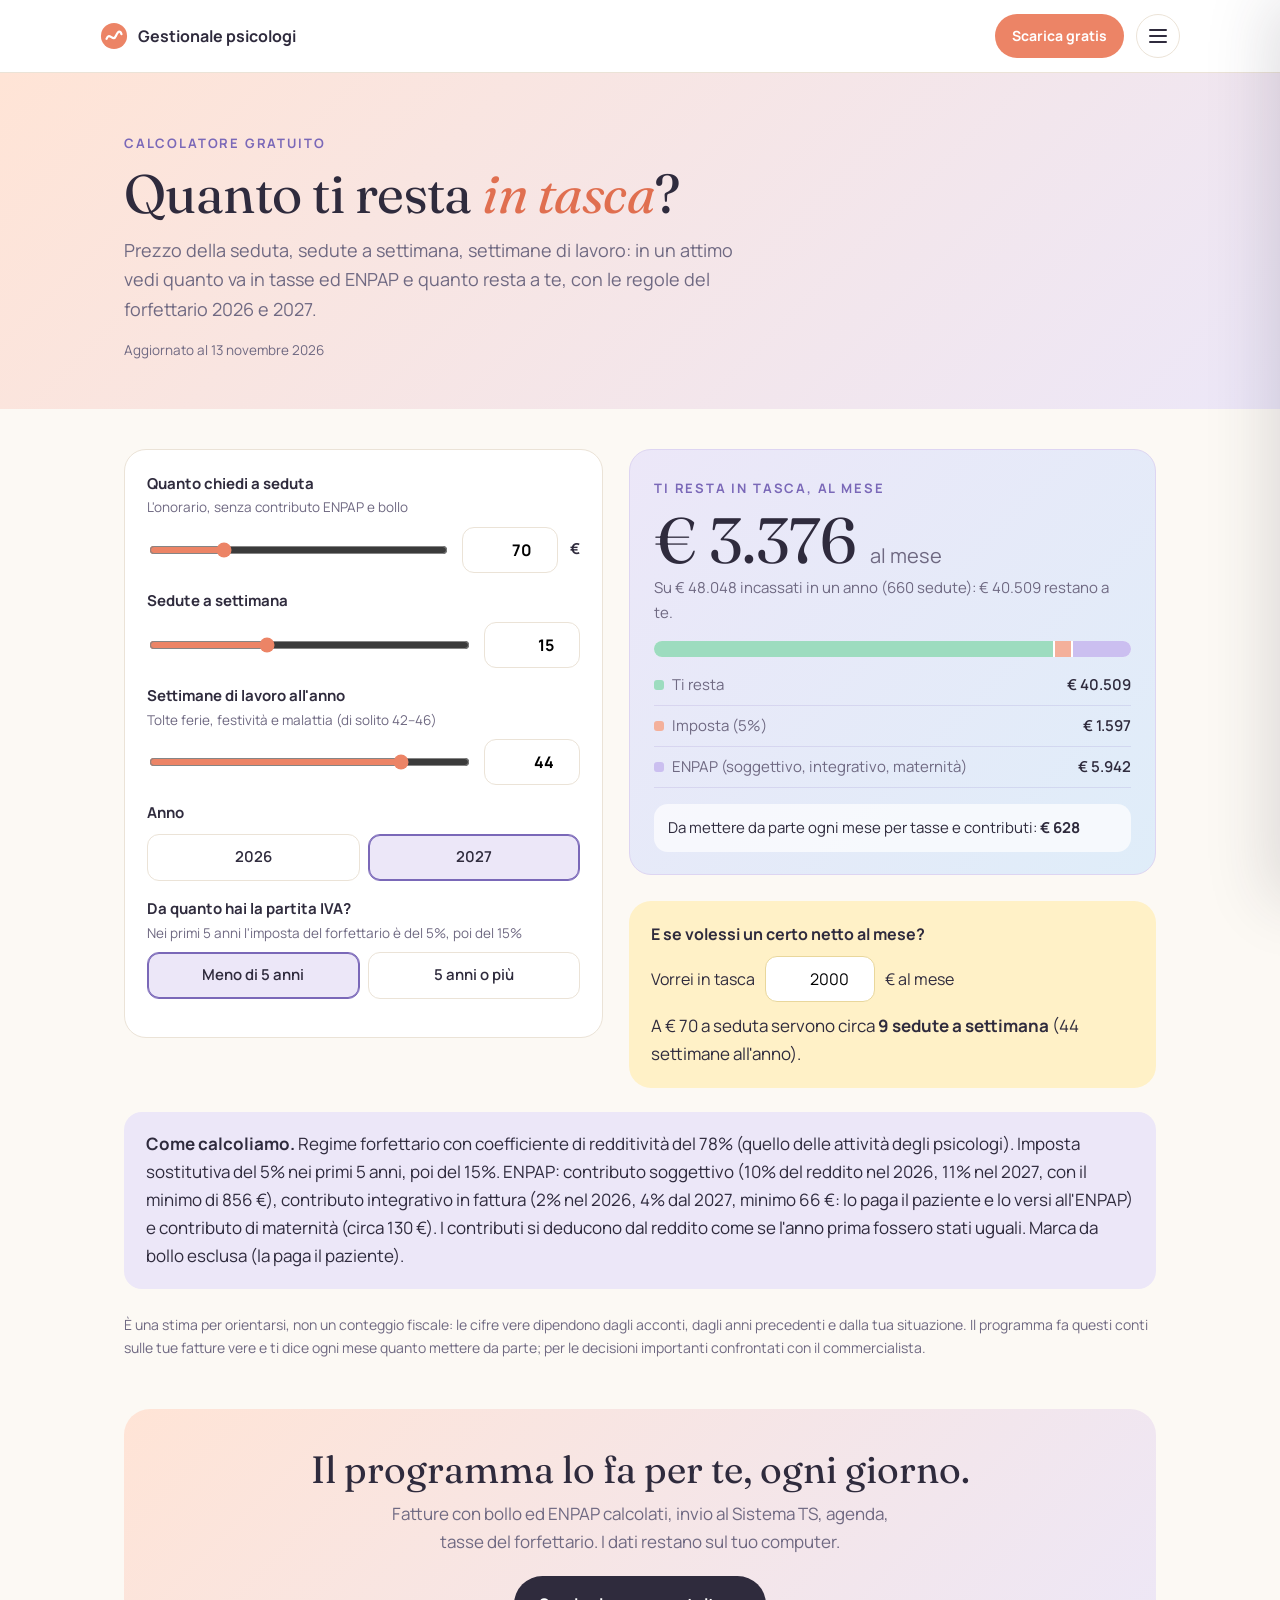
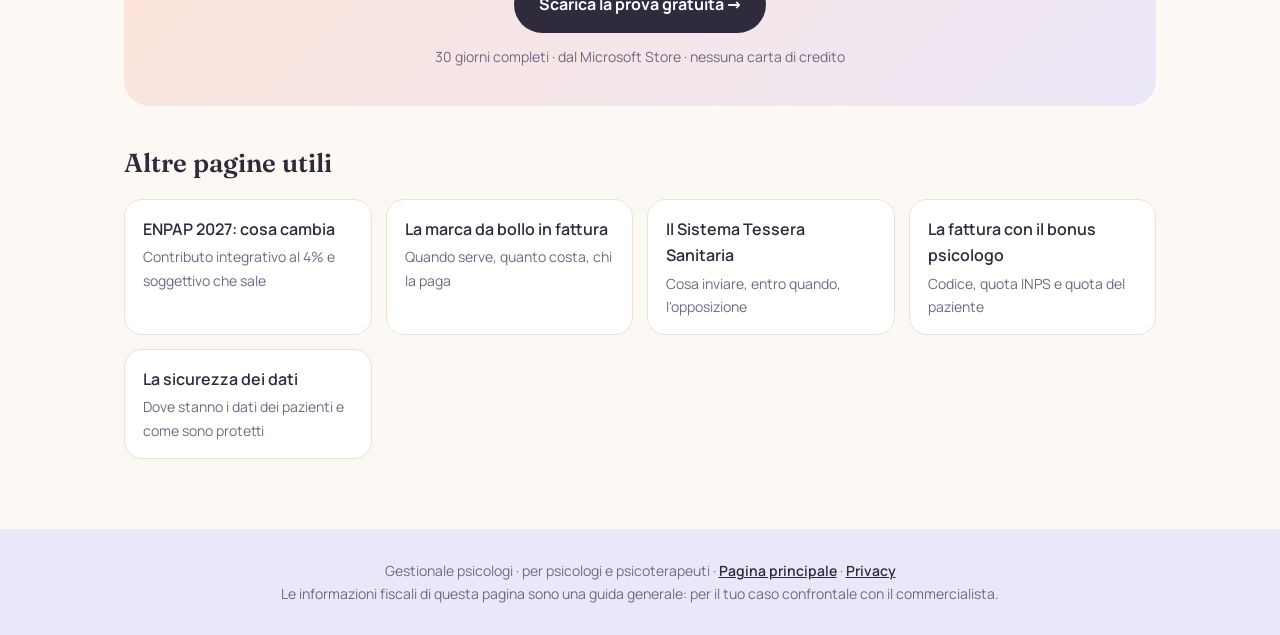
<file: calcolatore.html>
<!doctype html>
<html lang="it">
<head>
<meta charset="utf-8">
<meta name="viewport" content="width=device-width, initial-scale=1">
<title>Quanto ti resta in tasca? Il calcolatore del forfettario per psicologi — Gestionale psicologi</title>
<meta name="description" content="Calcola in un minuto quanto ti resta al mese con il regime forfettario: imposta, ENPAP 2026 e 2027 (integrativo al 4%), da mettere da parte ogni mese.">
<link rel="canonical" href="https://paolocampanella1990-lab.github.io/calcolatore.html">
<meta property="og:type" content="article"><meta property="og:site_name" content="Gestionale psicologi"><meta property="og:locale" content="it_IT">
<meta property="og:title" content="Quanto ti resta in tasca? Il calcolatore del forfettario per psicologi"><meta property="og:description" content="Calcola in un minuto quanto ti resta al mese con il regime forfettario: imposta, ENPAP 2026 e 2027 (integrativo al 4%), da mettere da parte ogni mese.">
<meta property="og:url" content="https://paolocampanella1990-lab.github.io/calcolatore.html"><meta property="og:image" content="https://paolocampanella1990-lab.github.io/anteprima.jpg"><meta name="twitter:card" content="summary_large_image">
<link rel="icon" href="favicon.svg" type="image/svg+xml"><link rel="icon" href="favicon-32.png" sizes="32x32" type="image/png"><link rel="apple-touch-icon" href="apple-touch-icon.png">
<meta name="theme-color" content="#fcf9f4">
<script type="application/ld+json">{"@context": "https://schema.org", "@type": "WebApplication", "name": "Quanto ti resta in tasca? Il calcolatore del forfettario per psicologi", "description": "Calcola in un minuto quanto ti resta al mese con il regime forfettario: imposta, ENPAP 2026 e 2027 (integrativo al 4%), da mettere da parte ogni mese.", "inLanguage": "it-IT", "url": "https://paolocampanella1990-lab.github.io/calcolatore.html"}</script>
<style>
@font-face {
  font-family: 'Fraunces';
  font-style: italic;
  font-weight: 400;
  font-display: swap;
  src: url(fraunces-italic-latin-ext.woff2) format('woff2');
  unicode-range: U+0100-02BA, U+02BD-02C5, U+02C7-02CC, U+02CE-02D7, U+02DD-02FF, U+0304, U+0308, U+0329, U+1D00-1DBF, U+1E00-1E9F, U+1EF2-1EFF, U+2020, U+20A0-20AB, U+20AD-20C4, U+2113, U+2C60-2C7F, U+A720-A7FF;
}
@font-face {
  font-family: 'Fraunces';
  font-style: italic;
  font-weight: 400;
  font-display: swap;
  src: url(fraunces-italic-latin.woff2) format('woff2');
  unicode-range: U+0000-00FF, U+0131, U+0152-0153, U+02BB-02BC, U+02C6, U+02DA, U+02DC, U+0304, U+0308, U+0329, U+2000-206F, U+20AC, U+2122, U+2191, U+2193, U+2212, U+2215, U+FEFF, U+FFFD;
}
@font-face {
  font-family: 'Fraunces';
  font-style: italic;
  font-weight: 600;
  font-display: swap;
  src: url(fraunces-italic-latin-ext.woff2) format('woff2');
  unicode-range: U+0100-02BA, U+02BD-02C5, U+02C7-02CC, U+02CE-02D7, U+02DD-02FF, U+0304, U+0308, U+0329, U+1D00-1DBF, U+1E00-1E9F, U+1EF2-1EFF, U+2020, U+20A0-20AB, U+20AD-20C4, U+2113, U+2C60-2C7F, U+A720-A7FF;
}
@font-face {
  font-family: 'Fraunces';
  font-style: italic;
  font-weight: 600;
  font-display: swap;
  src: url(fraunces-italic-latin.woff2) format('woff2');
  unicode-range: U+0000-00FF, U+0131, U+0152-0153, U+02BB-02BC, U+02C6, U+02DA, U+02DC, U+0304, U+0308, U+0329, U+2000-206F, U+20AC, U+2122, U+2191, U+2193, U+2212, U+2215, U+FEFF, U+FFFD;
}
@font-face {
  font-family: 'Fraunces';
  font-style: normal;
  font-weight: 400;
  font-display: swap;
  src: url(fraunces-normal-latin-ext.woff2) format('woff2');
  unicode-range: U+0100-02BA, U+02BD-02C5, U+02C7-02CC, U+02CE-02D7, U+02DD-02FF, U+0304, U+0308, U+0329, U+1D00-1DBF, U+1E00-1E9F, U+1EF2-1EFF, U+2020, U+20A0-20AB, U+20AD-20C4, U+2113, U+2C60-2C7F, U+A720-A7FF;
}
@font-face {
  font-family: 'Fraunces';
  font-style: normal;
  font-weight: 400;
  font-display: swap;
  src: url(fraunces-normal-latin.woff2) format('woff2');
  unicode-range: U+0000-00FF, U+0131, U+0152-0153, U+02BB-02BC, U+02C6, U+02DA, U+02DC, U+0304, U+0308, U+0329, U+2000-206F, U+20AC, U+2122, U+2191, U+2193, U+2212, U+2215, U+FEFF, U+FFFD;
}
@font-face {
  font-family: 'Fraunces';
  font-style: normal;
  font-weight: 600;
  font-display: swap;
  src: url(fraunces-normal-latin-ext.woff2) format('woff2');
  unicode-range: U+0100-02BA, U+02BD-02C5, U+02C7-02CC, U+02CE-02D7, U+02DD-02FF, U+0304, U+0308, U+0329, U+1D00-1DBF, U+1E00-1E9F, U+1EF2-1EFF, U+2020, U+20A0-20AB, U+20AD-20C4, U+2113, U+2C60-2C7F, U+A720-A7FF;
}
@font-face {
  font-family: 'Fraunces';
  font-style: normal;
  font-weight: 600;
  font-display: swap;
  src: url(fraunces-normal-latin.woff2) format('woff2');
  unicode-range: U+0000-00FF, U+0131, U+0152-0153, U+02BB-02BC, U+02C6, U+02DA, U+02DC, U+0304, U+0308, U+0329, U+2000-206F, U+20AC, U+2122, U+2191, U+2193, U+2212, U+2215, U+FEFF, U+FFFD;
}
@font-face {
  font-family: 'Manrope';
  font-style: normal;
  font-weight: 400;
  font-display: swap;
  src: url(manrope-normal-latin-ext.woff2) format('woff2');
  unicode-range: U+0100-02BA, U+02BD-02C5, U+02C7-02CC, U+02CE-02D7, U+02DD-02FF, U+0304, U+0308, U+0329, U+1D00-1DBF, U+1E00-1E9F, U+1EF2-1EFF, U+2020, U+20A0-20AB, U+20AD-20C4, U+2113, U+2C60-2C7F, U+A720-A7FF;
}
@font-face {
  font-family: 'Manrope';
  font-style: normal;
  font-weight: 400;
  font-display: swap;
  src: url(manrope-normal-latin.woff2) format('woff2');
  unicode-range: U+0000-00FF, U+0131, U+0152-0153, U+02BB-02BC, U+02C6, U+02DA, U+02DC, U+0304, U+0308, U+0329, U+2000-206F, U+20AC, U+2122, U+2191, U+2193, U+2212, U+2215, U+FEFF, U+FFFD;
}
@font-face {
  font-family: 'Manrope';
  font-style: normal;
  font-weight: 500;
  font-display: swap;
  src: url(manrope-normal-latin-ext.woff2) format('woff2');
  unicode-range: U+0100-02BA, U+02BD-02C5, U+02C7-02CC, U+02CE-02D7, U+02DD-02FF, U+0304, U+0308, U+0329, U+1D00-1DBF, U+1E00-1E9F, U+1EF2-1EFF, U+2020, U+20A0-20AB, U+20AD-20C4, U+2113, U+2C60-2C7F, U+A720-A7FF;
}
@font-face {
  font-family: 'Manrope';
  font-style: normal;
  font-weight: 500;
  font-display: swap;
  src: url(manrope-normal-latin.woff2) format('woff2');
  unicode-range: U+0000-00FF, U+0131, U+0152-0153, U+02BB-02BC, U+02C6, U+02DA, U+02DC, U+0304, U+0308, U+0329, U+2000-206F, U+20AC, U+2122, U+2191, U+2193, U+2212, U+2215, U+FEFF, U+FFFD;
}
@font-face {
  font-family: 'Manrope';
  font-style: normal;
  font-weight: 600;
  font-display: swap;
  src: url(manrope-normal-latin-ext.woff2) format('woff2');
  unicode-range: U+0100-02BA, U+02BD-02C5, U+02C7-02CC, U+02CE-02D7, U+02DD-02FF, U+0304, U+0308, U+0329, U+1D00-1DBF, U+1E00-1E9F, U+1EF2-1EFF, U+2020, U+20A0-20AB, U+20AD-20C4, U+2113, U+2C60-2C7F, U+A720-A7FF;
}
@font-face {
  font-family: 'Manrope';
  font-style: normal;
  font-weight: 600;
  font-display: swap;
  src: url(manrope-normal-latin.woff2) format('woff2');
  unicode-range: U+0000-00FF, U+0131, U+0152-0153, U+02BB-02BC, U+02C6, U+02DA, U+02DC, U+0304, U+0308, U+0329, U+2000-206F, U+20AC, U+2122, U+2191, U+2193, U+2212, U+2215, U+FEFF, U+FFFD;
}
@font-face {
  font-family: 'Manrope';
  font-style: normal;
  font-weight: 700;
  font-display: swap;
  src: url(manrope-normal-latin-ext.woff2) format('woff2');
  unicode-range: U+0100-02BA, U+02BD-02C5, U+02C7-02CC, U+02CE-02D7, U+02DD-02FF, U+0304, U+0308, U+0329, U+1D00-1DBF, U+1E00-1E9F, U+1EF2-1EFF, U+2020, U+20A0-20AB, U+20AD-20C4, U+2113, U+2C60-2C7F, U+A720-A7FF;
}
@font-face {
  font-family: 'Manrope';
  font-style: normal;
  font-weight: 700;
  font-display: swap;
  src: url(manrope-normal-latin.woff2) format('woff2');
  unicode-range: U+0000-00FF, U+0131, U+0152-0153, U+02BB-02BC, U+02C6, U+02DA, U+02DC, U+0304, U+0308, U+0329, U+2000-206F, U+20AC, U+2122, U+2191, U+2193, U+2212, U+2215, U+FEFF, U+FFFD;
}


:root{--ink:#2f2b3d;--muted:#6f6982;--soft:#9a94ab;--paper:#fcf9f4;--panna:#f5efe6;--line:#ebe3d7;--lav:#ece7f8;--lav2:#ddd5f2;--pesca:#ffe4d6;--pesca2:#ffd2bd;--menta:#d9f1e7;--cielo:#dfedf9;--burro:#fff1c7;--filo:#ec8466;--filo2:#e06f50;--viola:#7a68b8;--verde:#2e8a66;
  --serif:'Fraunces',Georgia,serif;--sans:'Manrope',system-ui,-apple-system,'Segoe UI',sans-serif}
*{box-sizing:border-box}
body{margin:0;font-family:var(--sans);color:var(--ink);background:var(--paper);line-height:1.65;-webkit-font-smoothing:antialiased;overflow-x:hidden}
a{color:var(--filo2);font-weight:600}
.wrap{max-width:820px;margin:0 auto;padding:0 24px}
.largo{max-width:1080px}
header{border-bottom:1px solid var(--line);background:#fffffff0;position:sticky;top:0;z-index:40;backdrop-filter:blur(8px)}
.nav{display:flex;align-items:center;gap:12px;padding:14px 0}
.nav .logo{display:flex;align-items:center;gap:10px;text-decoration:none;color:var(--ink);font-weight:700;flex:1}
.btn{display:inline-flex;align-items:center;gap:10px;padding:14px 24px;border-radius:999px;font-weight:700;text-decoration:none;font-size:16px;border:1.5px solid transparent;transition:transform .2s,background .2s,box-shadow .2s;cursor:pointer;font-family:inherit}
.btn:hover{transform:translateY(-2px);box-shadow:0 10px 24px #2f2b3d1f}
.btn-filo{background:var(--filo);color:#fff}.btn-filo:hover{background:var(--filo2)}
.btn-ghost{border-color:var(--ink);color:var(--ink);background:#ffffff80}
.nav .btn{padding:9px 16px;font-size:14px}
.testa{padding:56px 0 34px;background:linear-gradient(135deg,var(--pesca),var(--lav))}
.eyebrow{font-size:13px;font-weight:700;letter-spacing:.14em;text-transform:uppercase;color:var(--viola)}
h1{font-family:var(--serif);font-weight:400;font-size:clamp(34px,5vw,54px);line-height:1.08;margin:10px 0 12px;letter-spacing:-.01em}
h1 em{color:var(--filo2)}
.testa p.sub{color:var(--muted);margin:0;font-size:18px;max-width:640px}
.agg{font-size:13.5px;color:var(--muted);margin-top:14px}
main{padding:34px 0 70px}
h2{font-family:var(--serif);font-weight:600;font-size:26px;line-height:1.2;margin:42px 0 10px}
h3{font-size:18px;margin:26px 0 6px}
p,li{color:#4a4560;font-size:17px}
ul,ol{padding-left:22px}
li{margin:7px 0}
.box{border-radius:18px;padding:18px 22px;margin:24px 0}
.box p{margin:0;color:var(--ink)}
.box.menta{background:var(--menta)}.box.lav{background:var(--lav)}.box.burro{background:var(--burro)}.box.pesca{background:var(--pesca)}.box.cielo{background:var(--cielo)}
.box b{color:var(--ink)}
.indice{background:#fff;border:1px solid var(--line);border-radius:18px;padding:16px 22px;margin:8px 0 10px}
.indice b{font-size:14px;color:var(--muted);text-transform:uppercase;letter-spacing:.08em}
.indice ol{margin:8px 0 0}.indice li{margin:3px 0;font-size:16px}
table{width:100%;border-collapse:collapse;margin:18px 0;font-size:16px;background:#fff;border-radius:14px;overflow:hidden;border:1px solid var(--line)}
th,td{padding:11px 14px;text-align:left;border-bottom:1px solid var(--line)}
th{background:var(--panna);font-size:14px}
td.n,th.n{text-align:right;white-space:nowrap}
.cta-fine{margin:50px 0 0;background:linear-gradient(135deg,var(--pesca),var(--lav));border-radius:26px;padding:38px 30px;text-align:center}
.cta-fine h2{margin:0 0 8px;font-weight:400;font-size:clamp(26px,3.6vw,38px)}
.cta-fine p{margin:0 auto 20px;max-width:520px;color:var(--muted)}
.cta-fine .btn{background:var(--ink);color:#fff}
.cta-fine small{display:block;margin-top:12px;color:var(--muted);font-size:14px}
.altre{display:grid;grid-template-columns:repeat(auto-fit,minmax(220px,1fr));gap:14px;margin-top:20px}
.altre a{display:block;background:#fff;border:1px solid var(--line);border-radius:18px;padding:16px 18px;text-decoration:none;color:var(--ink);transition:transform .15s,box-shadow .15s}
.altre a:hover{transform:translateY(-2px);box-shadow:0 12px 26px #2f2b3d14}
.altre a small{display:block;color:var(--muted);font-weight:400;font-size:14px;margin-top:3px}
.nota{font-size:14px;color:var(--muted)}
footer{background:var(--lav);color:var(--muted);font-size:14px;padding:30px 0;text-align:center}
footer a{color:var(--ink)}
@media(max-width:600px){.nav .btn{display:none}h2{font-size:23px}p,li{font-size:16px}table{font-size:14px}th,td{padding:9px 9px}td.n,th.n{white-space:normal}.wrap{padding:0 16px}}

.calc{display:grid;grid-template-columns:1fr 1.1fr;gap:26px;align-items:start;margin-top:6px}
.campi{background:#fff;border:1px solid var(--line);border-radius:22px;padding:22px}
.campi label{display:block;font-weight:700;font-size:15px;margin:0 0 16px}
.campi label small{display:block;font-weight:400;color:var(--muted);font-size:13.5px}
.campi .riga{display:flex;align-items:center;gap:12px;margin-top:8px}
.campi input[type=range]{flex:1;accent-color:var(--filo)}
.campi input[type=number]{width:96px;padding:9px 10px;border-radius:12px;border:1px solid var(--line);font:inherit;font-size:16px;text-align:right}
.campi select{width:100%;margin-top:8px;padding:10px 12px;border-radius:12px;border:1px solid var(--line);font:inherit;font-size:16px;background:#fff}
.scelte{display:flex;gap:8px;margin-top:8px;flex-wrap:wrap}
.scelte button{flex:1;padding:10px 12px;border-radius:12px;border:1px solid var(--line);background:#fff;font:inherit;font-weight:600;cursor:pointer;color:var(--ink)}
.scelte button.on{background:var(--lav);color:var(--ink);border-color:var(--viola);box-shadow:inset 0 0 0 1px var(--viola)}
.ris{background:linear-gradient(135deg,var(--lav),var(--cielo));color:var(--ink);border:1px solid var(--lav2);border-radius:22px;padding:24px 24px 22px}
.ris .eyebrow{color:var(--viola)}
.ris .grande{font-family:var(--serif);font-size:clamp(44px,6vw,64px);line-height:1;margin:8px 0 4px}
.ris .grande small{font-size:20px;color:var(--muted);font-family:var(--sans)}
.ris p{color:var(--muted);margin:0 0 16px;font-size:15px}
.barra{display:flex;height:16px;border-radius:9px;overflow:hidden;gap:2px;margin:6px 0 16px;background:#fff}
.barra i{display:block;height:100%}
.voci{display:grid;gap:8px}
.voci div{display:flex;justify-content:space-between;gap:10px;font-size:15px;color:var(--muted);border-bottom:1px solid #7a68b826;padding-bottom:7px}
.voci b{color:var(--ink);font-weight:600;white-space:nowrap}
.voci i{display:inline-block;width:10px;height:10px;border-radius:3px;margin-right:8px;vertical-align:0}
.accanto{margin-top:16px;background:#ffffffb3;border-radius:14px;padding:12px 14px;font-size:15px;color:var(--ink)}
.obiettivo{margin-top:26px;background:var(--burro);border-radius:22px;padding:20px 22px}
.obiettivo .riga{display:flex;gap:10px;align-items:center;flex-wrap:wrap;margin-top:8px}
.obiettivo input{width:110px;padding:9px 10px;border-radius:12px;border:1px solid #e9d79c;font:inherit;font-size:16px;text-align:right}
.obiettivo p{margin:10px 0 0;color:var(--ink)}
@media(max-width:820px){.calc{grid-template-columns:1fr}}

</style>
<link rel="stylesheet" href="comune.css?v=20261113b">
</head>
<body>
<header><div class="wrap largo nav"><a class="logo" href="./"><svg width="28" height="28" viewBox="0 0 30 30" aria-hidden="true"><circle cx="15" cy="15" r="14" fill="#ec8466"/><path d="M7 18c3-8 7 4 10-3s5-5 6-2" stroke="#fff" stroke-width="2.4" fill="none" stroke-linecap="round"/></svg><span>Gestionale psicologi</span></a><a class="btn btn-filo" href="./#prova" data-scarica>Scarica gratis</a></div></header>
<section class="testa"><div class="wrap largo">
  <span class="eyebrow">Calcolatore gratuito</span>
  <h1>Quanto ti resta <em>in tasca</em>?</h1>
  <p class="sub">Prezzo della seduta, sedute a settimana, settimane di lavoro: in un attimo vedi quanto va in tasse ed ENPAP e quanto resta a te, con le regole del forfettario 2026 e 2027.</p>
  <p class="agg">Aggiornato al 13 novembre 2026</p>
</div></section>
<main><div class="wrap largo">

<div class="calc">
  <div class="campi" id="campi">
    <label>Quanto chiedi a seduta<small>L'onorario, senza contributo ENPAP e bollo</small>
      <div class="riga"><input type="range" id="rImp" min="30" max="200" step="5" value="70"><input type="number" id="nImp" min="10" max="500" step="5" value="70"> €</div></label>
    <label>Sedute a settimana
      <div class="riga"><input type="range" id="rSet" min="1" max="40" step="1" value="15"><input type="number" id="nSet" min="1" max="60" step="1" value="15"></div></label>
    <label>Settimane di lavoro all'anno<small>Tolte ferie, festività e malattia (di solito 42–46)</small>
      <div class="riga"><input type="range" id="rSett" min="20" max="50" step="1" value="44"><input type="number" id="nSett" min="1" max="52" step="1" value="44"></div></label>
    <label>Anno
      <div class="scelte" id="anno"><button type="button" data-v="2026">2026</button><button type="button" data-v="2027" class="on">2027</button></div></label>
    <label>Da quanto hai la partita IVA?<small>Nei primi 5 anni l'imposta del forfettario è del 5%, poi del 15%</small>
      <div class="scelte" id="anni"><button type="button" data-v="5" class="on">Meno di 5 anni</button><button type="button" data-v="15">5 anni o più</button></div></label>
  </div>
  <div>
    <div class="ris" aria-live="polite">
      <span class="eyebrow">Ti resta in tasca, al mese</span>
      <div class="grande" id="oMese">–</div>
      <p id="oAnno"></p>
      <div class="barra" id="oBarra"></div>
      <div class="voci" id="oVoci"></div>
      <div class="accanto" id="oParte"></div>
    </div>
    <div class="obiettivo">
      <b>E se volessi un certo netto al mese?</b>
      <div class="riga">Vorrei in tasca <input type="number" id="nObi" min="100" max="20000" step="50" value="2000"> € al mese</div>
      <p id="oObi"></p>
    </div>
  </div>
</div>

<div class="box lav"><p><b>Come calcoliamo.</b> Regime forfettario con coefficiente di redditività del 78% (quello delle attività degli psicologi). Imposta sostitutiva del 5% nei primi 5 anni, poi del 15%. ENPAP: contributo soggettivo (10% del reddito nel 2026, 11% nel 2027, con il minimo di 856 €), contributo integrativo in fattura (2% nel 2026, 4% dal 2027, minimo 66 €: lo paga il paziente e lo versi all'ENPAP) e contributo di maternità (circa 130 €). I contributi si deducono dal reddito come se l'anno prima fossero stati uguali. Marca da bollo esclusa (la paga il paziente).</p></div>
<p class="nota">È una stima per orientarsi, non un conteggio fiscale: le cifre vere dipendono dagli acconti, dagli anni precedenti e dalla tua situazione. Il programma fa questi conti sulle tue fatture vere e ti dice ogni mese quanto mettere da parte; per le decisioni importanti confrontati con il commercialista.</p>

<section class="cta-fine">
  <h2>Il programma lo fa per te, ogni giorno.</h2>
  <p>Fatture con bollo ed ENPAP calcolati, invio al Sistema TS, agenda, tasse del forfettario. I dati restano sul tuo computer.</p>
  <a class="btn" href="./#prova" data-scarica>Scarica la prova gratuita →</a>
  <small>30 giorni completi · dal Microsoft Store · nessuna carta di credito</small>
</section>
<h2>Altre pagine utili</h2>
<div class="altre"><a href="guida-enpap-2027.html">ENPAP 2027: cosa cambia<small>Contributo integrativo al 4% e soggettivo che sale</small></a><a href="guida-marca-da-bollo.html">La marca da bollo in fattura<small>Quando serve, quanto costa, chi la paga</small></a><a href="guida-sistema-ts.html">Il Sistema Tessera Sanitaria<small>Cosa inviare, entro quando, l'opposizione</small></a><a href="guida-bonus-psicologo.html">La fattura con il bonus psicologo<small>Codice, quota INPS e quota del paziente</small></a><a href="sicurezza.html">La sicurezza dei dati<small>Dove stanno i dati dei pazienti e come sono protetti</small></a></div>
</div></main>
<footer><div class="wrap">Gestionale psicologi · per psicologi e psicoterapeuti · <a href="./">Pagina principale</a> · <a href="privacy.html">Privacy</a><br>Le informazioni fiscali di questa pagina sono una guida generale: per il tuo caso confrontale con il commercialista.</div></footer>
<script>
(() => {
  const MIN = { sogg: 856, integr: 66 }, MAT = 130, COEFF = .78;
  const st = { anno: 2027, aliq: 5 };
  const $ = id => document.getElementById(id);
  const eur = v => '€ ' + String(Math.round(v)).replace(/\B(?=(\d{3})+(?!\d))/g, '.');
  function simula(onorari) {
    const ps = st.anno >= 2027 ? .11 : .10, pi = st.anno >= 2027 ? .04 : .02, R = onorari * COEFF;
    const sogg = onorari > 0 ? Math.max(MIN.sogg, R * ps) : 0, integr = onorari > 0 ? Math.max(MIN.integr, onorari * pi) : 0, mat = onorari > 0 ? MAT : 0;
    const imposta = Math.max(0, (R - sogg - mat) * st.aliq / 100), cassa = onorari * pi;
    return { onorari, cassa, imposta, sogg, integr, mat, netto: onorari + cassa - imposta - sogg - integr - mat };
  }
  const leggi = () => ({ imp: +$('nImp').value || 0, set: +$('nSet').value || 0, sett: +$('nSett').value || 0, obi: +$('nObi').value || 0 });
  function aggiorna() {
    const v = leggi(), r = simula(v.imp * v.set * v.sett), inc = r.onorari + r.cassa;
    $('oMese').innerHTML = eur(r.netto / 12) + ' <small>al mese</small>';
    $('oAnno').textContent = `Su ${eur(inc)} incassati in un anno (${v.set * v.sett} sedute): ${eur(r.netto)} restano a te.`;
    const parti = [['#9ddcbf', 'Ti resta', r.netto], ['#f4b09b', 'Imposta (' + st.aliq + '%)', r.imposta], ['#cbbff0', 'ENPAP (soggettivo, integrativo, maternità)', r.sogg + r.integr + r.mat]];
    const tot = Math.max(1, parti.reduce((s, p) => s + Math.max(0, p[2]), 0));
    $('oBarra').innerHTML = parti.map(p => `<i style="width:${Math.max(0, p[2]) / tot * 100}%;background:${p[0]}"></i>`).join('');
    $('oVoci').innerHTML = parti.map(p => `<div><span><i style="background:${p[0]}"></i>${p[1]}</span><b>${eur(p[2])}</b></div>`).join('');
    $('oParte').innerHTML = `Da mettere da parte ogni mese per tasse e contributi: <b>${eur((r.imposta + r.sogg + r.integr + r.mat) / 12)}</b>`;
    // obiettivo: sedute a settimana che servono
    let n = null; for (let k = 1; k <= 60; k++) if (simula(v.imp * k * v.sett).netto / 12 >= v.obi) { n = k; break; }
    $('oObi').innerHTML = !v.obi ? '' : n ? `A ${eur(v.imp)} a seduta servono circa <b>${n} sedute a settimana</b> (${v.sett} settimane all'anno).` : `Con ${eur(v.imp)} a seduta non basta: prova ad alzare l'onorario o le settimane di lavoro.`;
  }
  [['rImp', 'nImp'], ['rSet', 'nSet'], ['rSett', 'nSett']].forEach(([a, b]) => {
    $(a).addEventListener('input', () => { $(b).value = $(a).value; aggiorna(); });
    $(b).addEventListener('input', () => { $(a).value = $(b).value; aggiorna(); });
  });
  $('nObi').addEventListener('input', aggiorna);
  [['anno', 'anno'], ['anni', 'aliq']].forEach(([id, k]) => $(id).querySelectorAll('button').forEach(b => b.addEventListener('click', () => {
    $(id).querySelectorAll('button').forEach(x => x.classList.toggle('on', x === b)); st[k] = +b.dataset.v; aggiorna(); })));
  aggiorna();
})();
</script>
<script src="comune.js?v=20261113b"></script>
</body>
</html>
</file>
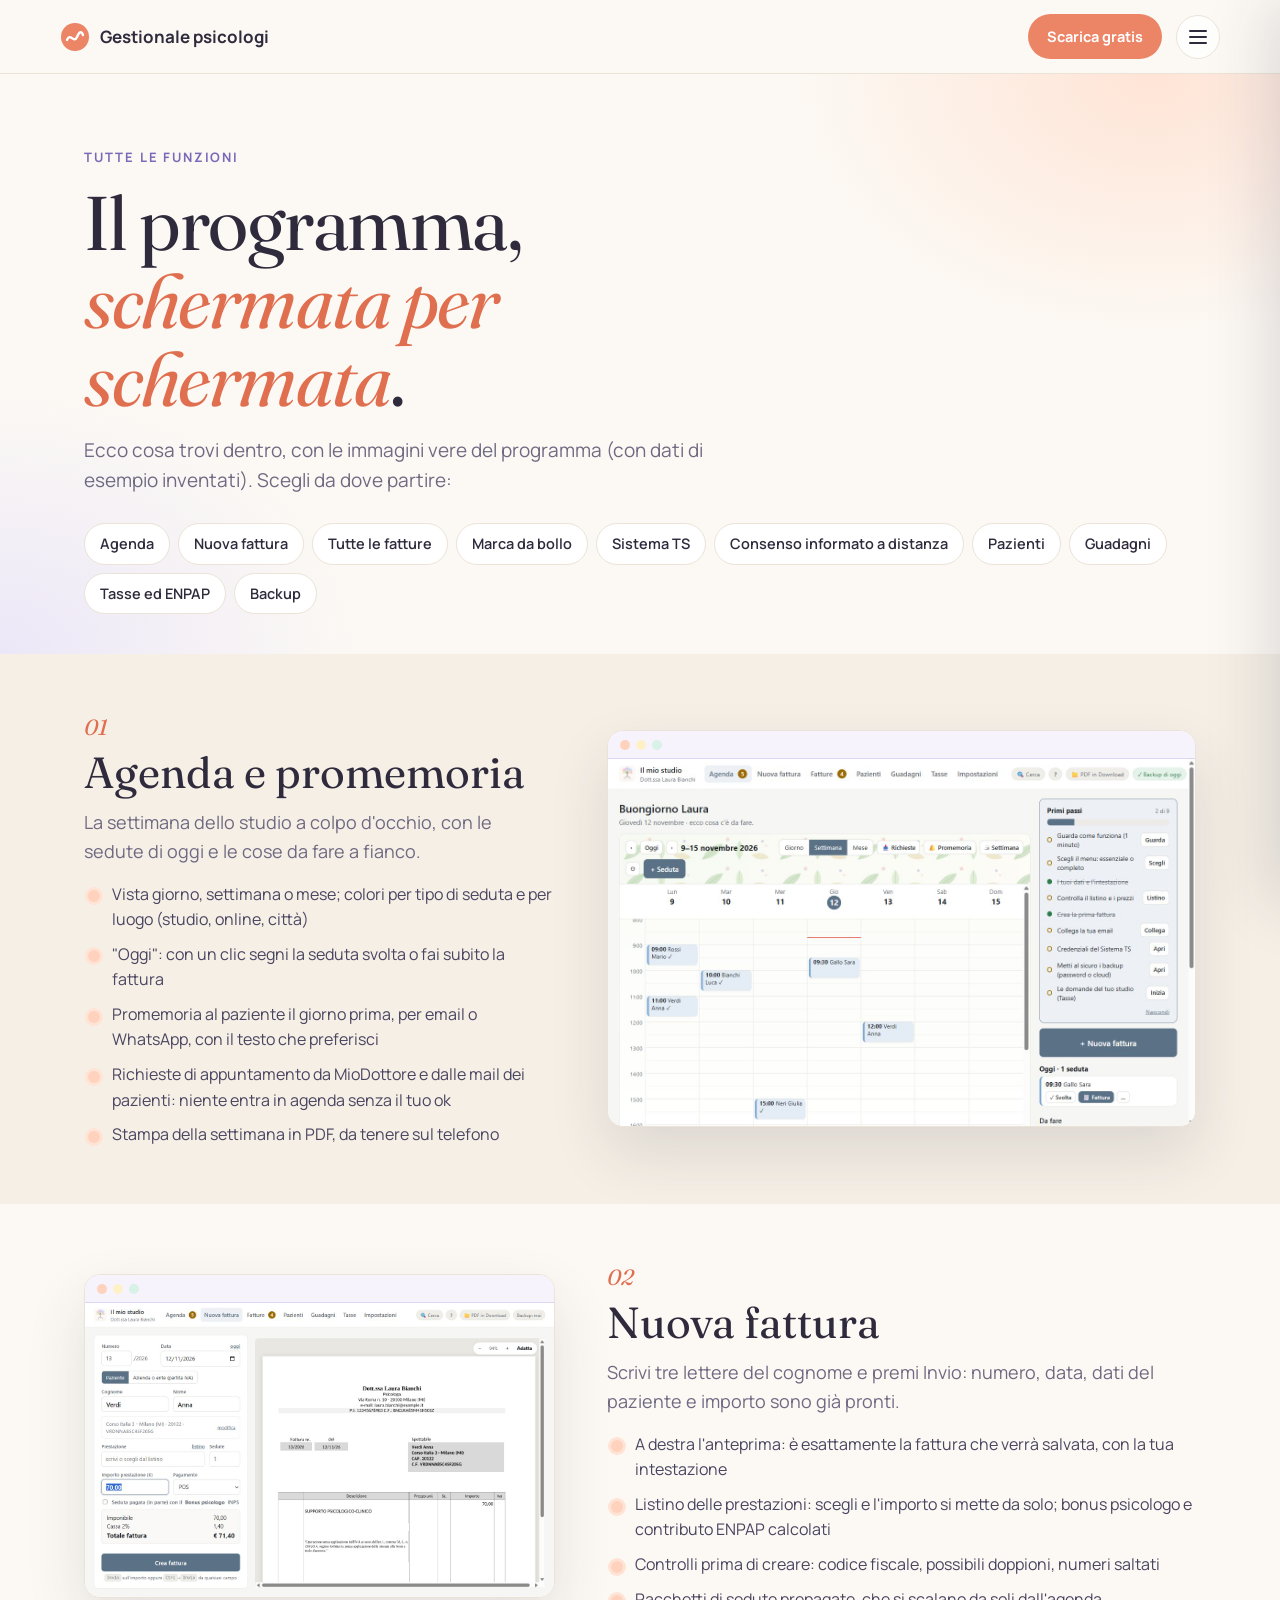
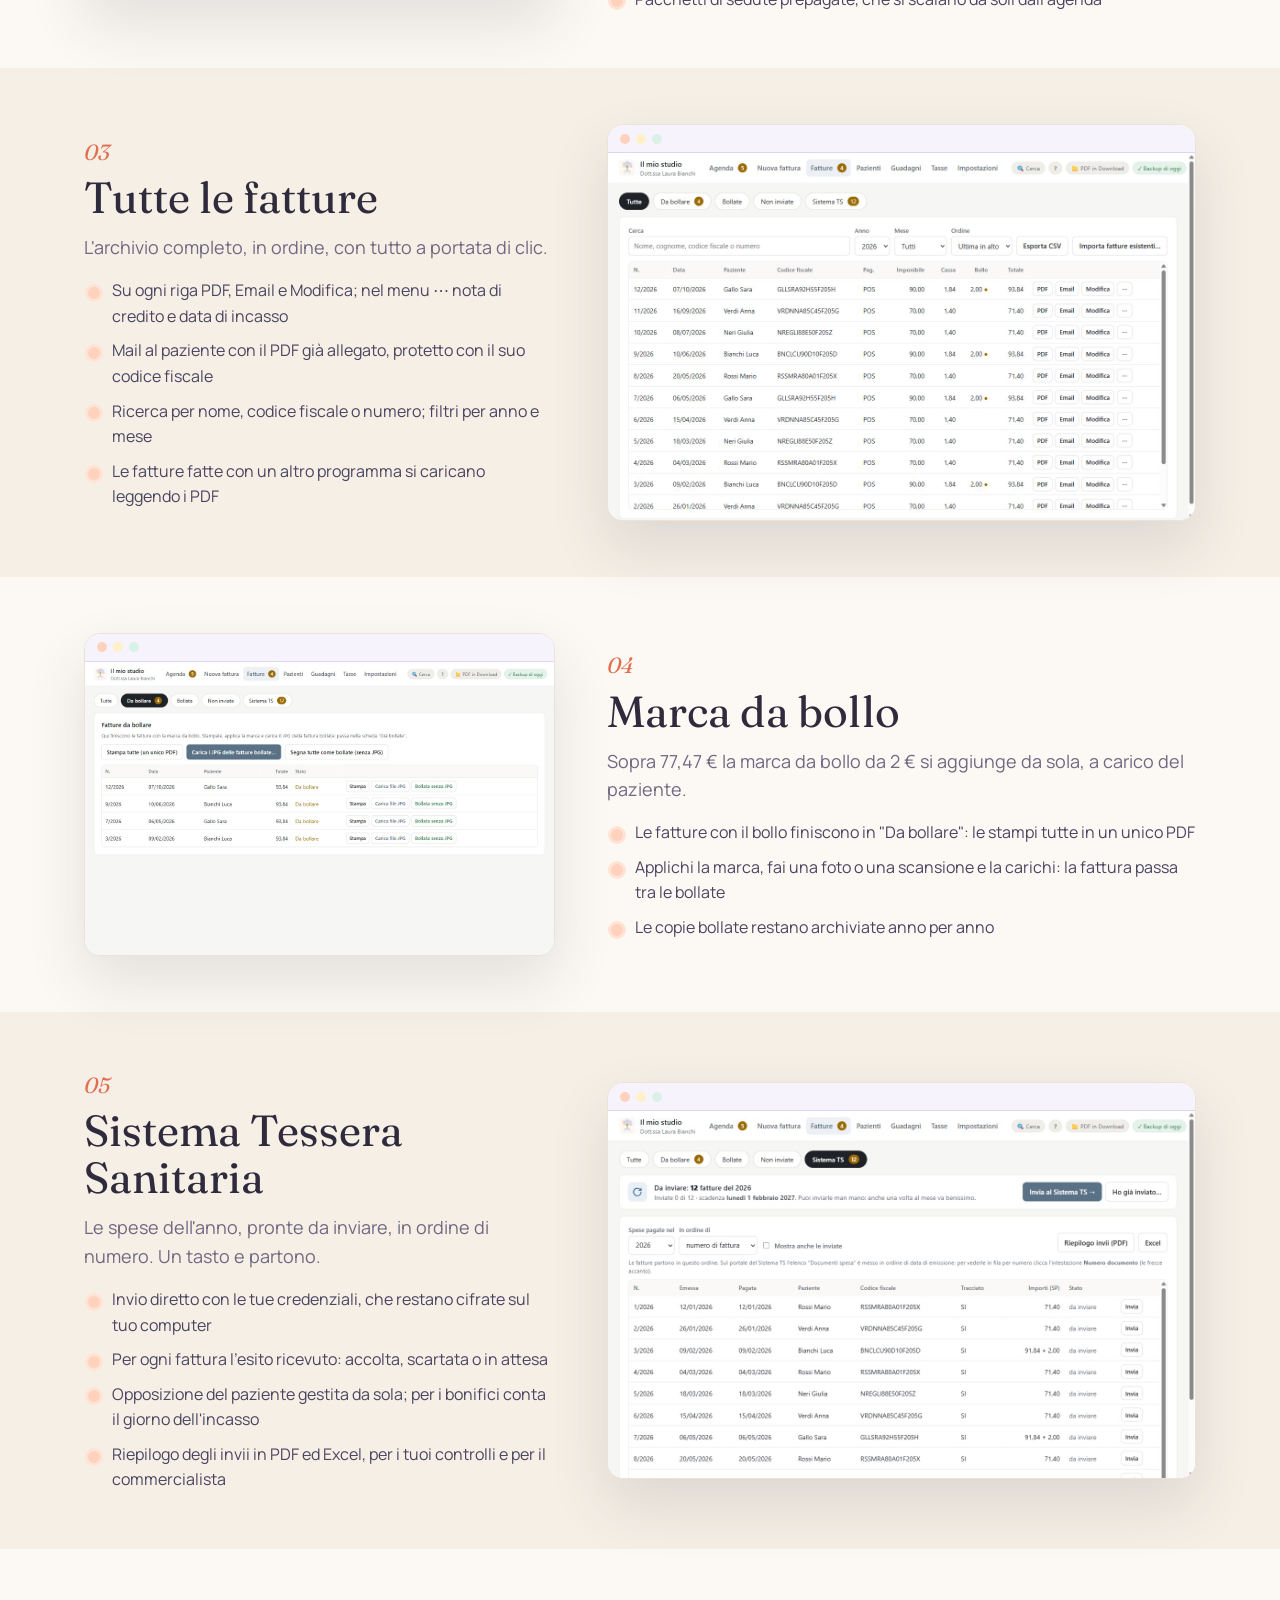
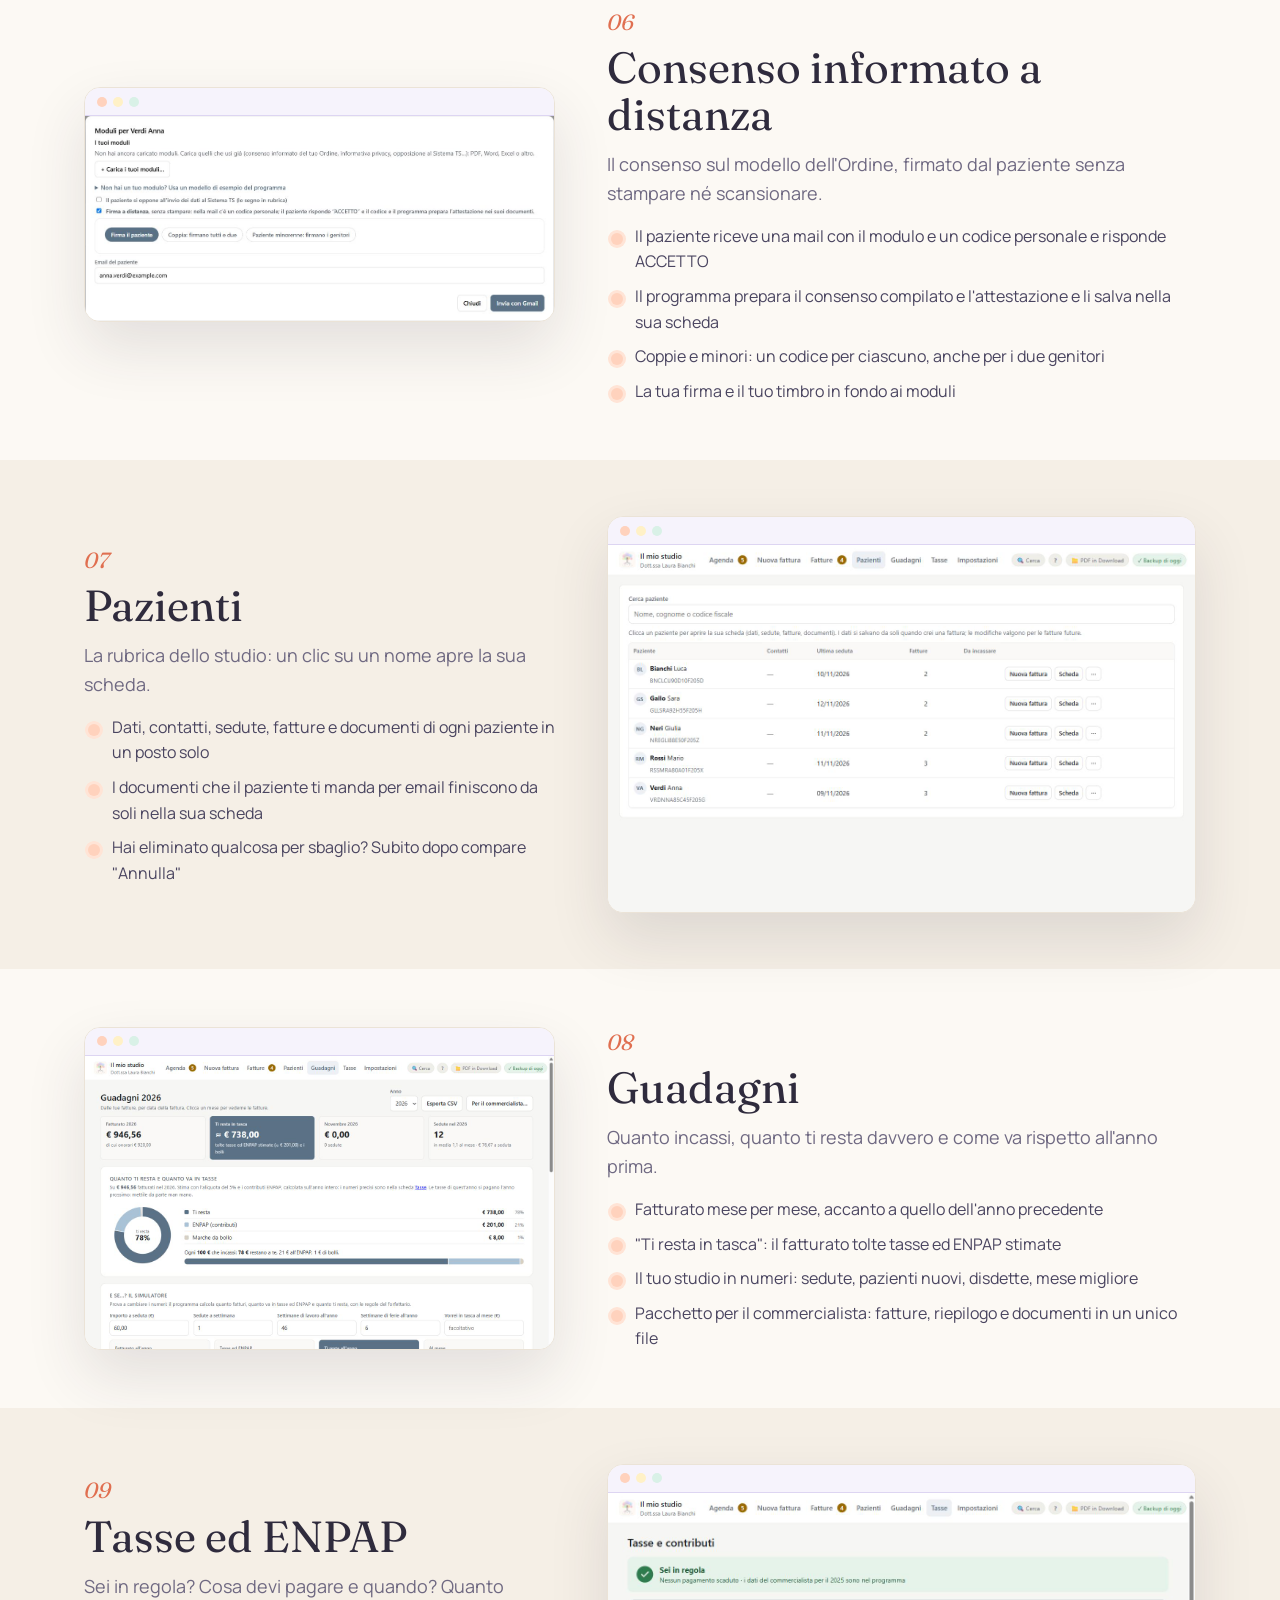
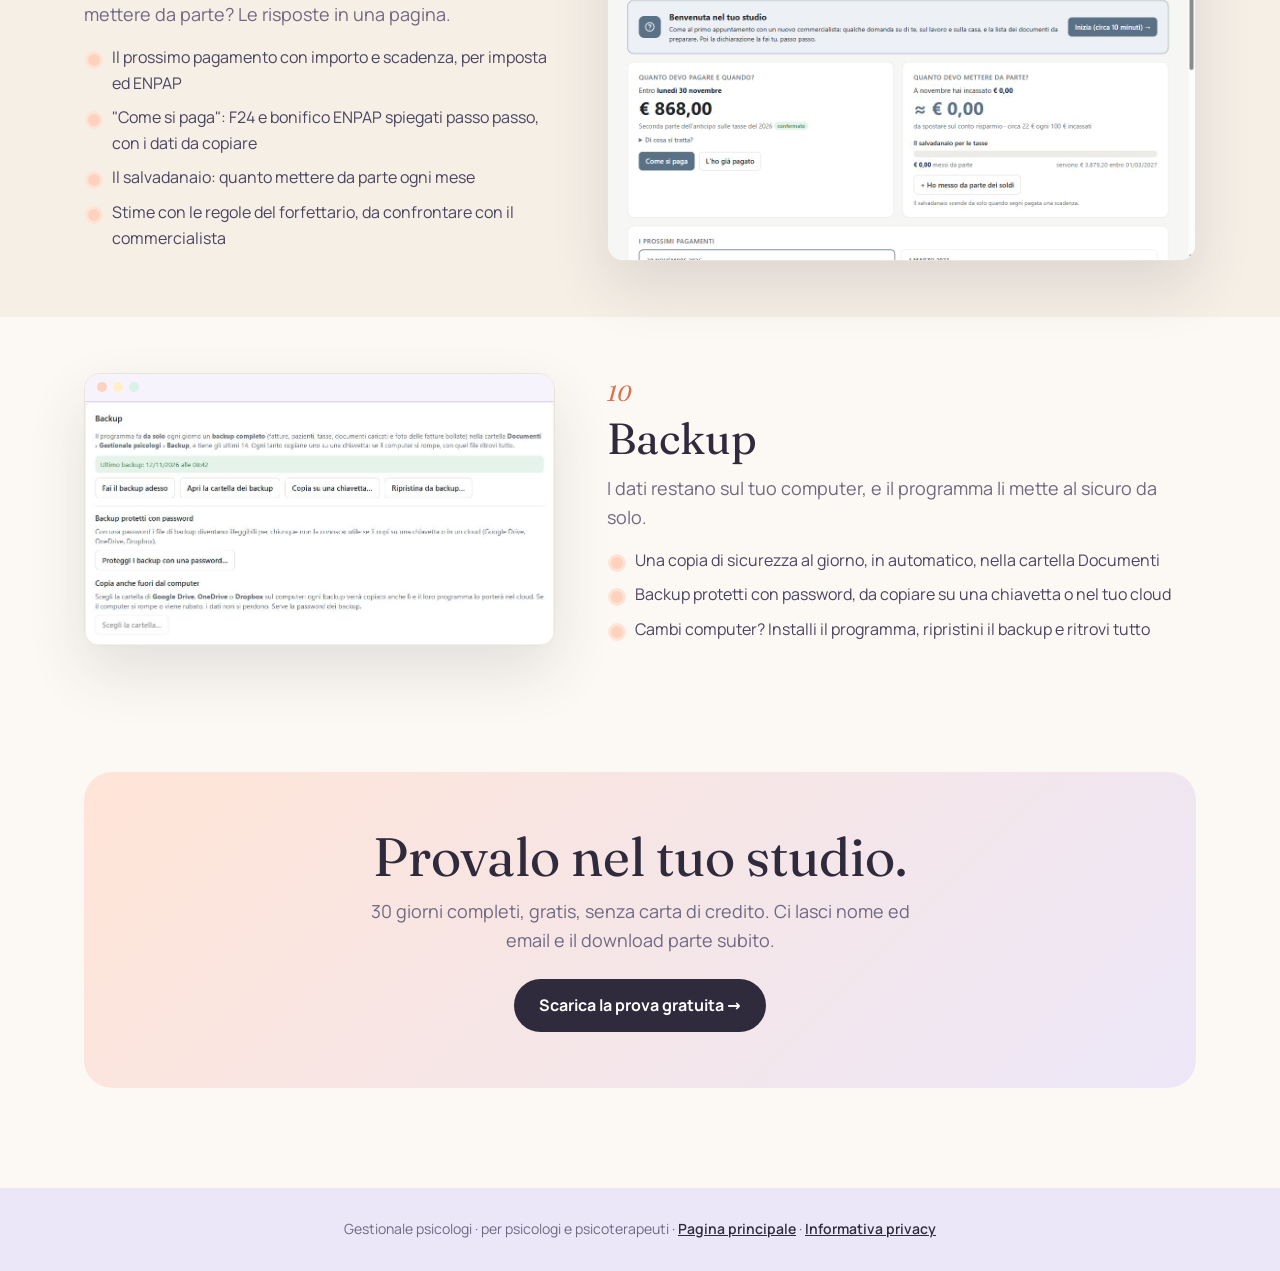
<file: funzioni.html>
<!doctype html>
<html lang="it">
<head>
<meta charset="utf-8">
<meta name="viewport" content="width=device-width, initial-scale=1">
<title>Tutte le funzioni — Gestionale psicologi</title>
<meta name="description" content="Tutte le funzioni del Gestionale psicologi, schermata per schermata: agenda, fatture, marca da bollo, Sistema Tessera Sanitaria, consenso a distanza, pazienti, guadagni, tasse ed ENPAP, backup.">
<meta property="og:type" content="website"><meta property="og:locale" content="it_IT"><meta property="og:site_name" content="Gestionale psicologi">
<meta property="og:title" content="Tutte le funzioni — Gestionale psicologi">
<meta property="og:description" content="Agenda, fatture, Sistema TS, consenso a distanza, tasse ed ENPAP: cosa fa il programma, schermata per schermata.">
<meta property="og:url" content="https://paolocampanella1990-lab.github.io/funzioni.html">
<meta property="og:image" content="https://paolocampanella1990-lab.github.io/anteprima.jpg"><meta name="twitter:card" content="summary_large_image">
<link rel="icon" href="favicon.svg" type="image/svg+xml"><link rel="icon" href="favicon-32.png" sizes="32x32" type="image/png"><link rel="apple-touch-icon" href="apple-touch-icon.png">
<meta name="theme-color" content="#fcf9f4">
<style>
@font-face {
  font-family: 'Fraunces';
  font-style: italic;
  font-weight: 400;
  font-display: swap;
  src: url(fraunces-italic-latin-ext.woff2) format('woff2');
  unicode-range: U+0100-02BA, U+02BD-02C5, U+02C7-02CC, U+02CE-02D7, U+02DD-02FF, U+0304, U+0308, U+0329, U+1D00-1DBF, U+1E00-1E9F, U+1EF2-1EFF, U+2020, U+20A0-20AB, U+20AD-20C4, U+2113, U+2C60-2C7F, U+A720-A7FF;
}
@font-face {
  font-family: 'Fraunces';
  font-style: italic;
  font-weight: 400;
  font-display: swap;
  src: url(fraunces-italic-latin.woff2) format('woff2');
  unicode-range: U+0000-00FF, U+0131, U+0152-0153, U+02BB-02BC, U+02C6, U+02DA, U+02DC, U+0304, U+0308, U+0329, U+2000-206F, U+20AC, U+2122, U+2191, U+2193, U+2212, U+2215, U+FEFF, U+FFFD;
}
@font-face {
  font-family: 'Fraunces';
  font-style: italic;
  font-weight: 600;
  font-display: swap;
  src: url(fraunces-italic-latin-ext.woff2) format('woff2');
  unicode-range: U+0100-02BA, U+02BD-02C5, U+02C7-02CC, U+02CE-02D7, U+02DD-02FF, U+0304, U+0308, U+0329, U+1D00-1DBF, U+1E00-1E9F, U+1EF2-1EFF, U+2020, U+20A0-20AB, U+20AD-20C4, U+2113, U+2C60-2C7F, U+A720-A7FF;
}
@font-face {
  font-family: 'Fraunces';
  font-style: italic;
  font-weight: 600;
  font-display: swap;
  src: url(fraunces-italic-latin.woff2) format('woff2');
  unicode-range: U+0000-00FF, U+0131, U+0152-0153, U+02BB-02BC, U+02C6, U+02DA, U+02DC, U+0304, U+0308, U+0329, U+2000-206F, U+20AC, U+2122, U+2191, U+2193, U+2212, U+2215, U+FEFF, U+FFFD;
}
@font-face {
  font-family: 'Fraunces';
  font-style: normal;
  font-weight: 400;
  font-display: swap;
  src: url(fraunces-normal-latin-ext.woff2) format('woff2');
  unicode-range: U+0100-02BA, U+02BD-02C5, U+02C7-02CC, U+02CE-02D7, U+02DD-02FF, U+0304, U+0308, U+0329, U+1D00-1DBF, U+1E00-1E9F, U+1EF2-1EFF, U+2020, U+20A0-20AB, U+20AD-20C4, U+2113, U+2C60-2C7F, U+A720-A7FF;
}
@font-face {
  font-family: 'Fraunces';
  font-style: normal;
  font-weight: 400;
  font-display: swap;
  src: url(fraunces-normal-latin.woff2) format('woff2');
  unicode-range: U+0000-00FF, U+0131, U+0152-0153, U+02BB-02BC, U+02C6, U+02DA, U+02DC, U+0304, U+0308, U+0329, U+2000-206F, U+20AC, U+2122, U+2191, U+2193, U+2212, U+2215, U+FEFF, U+FFFD;
}
@font-face {
  font-family: 'Fraunces';
  font-style: normal;
  font-weight: 600;
  font-display: swap;
  src: url(fraunces-normal-latin-ext.woff2) format('woff2');
  unicode-range: U+0100-02BA, U+02BD-02C5, U+02C7-02CC, U+02CE-02D7, U+02DD-02FF, U+0304, U+0308, U+0329, U+1D00-1DBF, U+1E00-1E9F, U+1EF2-1EFF, U+2020, U+20A0-20AB, U+20AD-20C4, U+2113, U+2C60-2C7F, U+A720-A7FF;
}
@font-face {
  font-family: 'Fraunces';
  font-style: normal;
  font-weight: 600;
  font-display: swap;
  src: url(fraunces-normal-latin.woff2) format('woff2');
  unicode-range: U+0000-00FF, U+0131, U+0152-0153, U+02BB-02BC, U+02C6, U+02DA, U+02DC, U+0304, U+0308, U+0329, U+2000-206F, U+20AC, U+2122, U+2191, U+2193, U+2212, U+2215, U+FEFF, U+FFFD;
}
@font-face {
  font-family: 'Manrope';
  font-style: normal;
  font-weight: 400;
  font-display: swap;
  src: url(manrope-normal-latin-ext.woff2) format('woff2');
  unicode-range: U+0100-02BA, U+02BD-02C5, U+02C7-02CC, U+02CE-02D7, U+02DD-02FF, U+0304, U+0308, U+0329, U+1D00-1DBF, U+1E00-1E9F, U+1EF2-1EFF, U+2020, U+20A0-20AB, U+20AD-20C4, U+2113, U+2C60-2C7F, U+A720-A7FF;
}
@font-face {
  font-family: 'Manrope';
  font-style: normal;
  font-weight: 400;
  font-display: swap;
  src: url(manrope-normal-latin.woff2) format('woff2');
  unicode-range: U+0000-00FF, U+0131, U+0152-0153, U+02BB-02BC, U+02C6, U+02DA, U+02DC, U+0304, U+0308, U+0329, U+2000-206F, U+20AC, U+2122, U+2191, U+2193, U+2212, U+2215, U+FEFF, U+FFFD;
}
@font-face {
  font-family: 'Manrope';
  font-style: normal;
  font-weight: 500;
  font-display: swap;
  src: url(manrope-normal-latin-ext.woff2) format('woff2');
  unicode-range: U+0100-02BA, U+02BD-02C5, U+02C7-02CC, U+02CE-02D7, U+02DD-02FF, U+0304, U+0308, U+0329, U+1D00-1DBF, U+1E00-1E9F, U+1EF2-1EFF, U+2020, U+20A0-20AB, U+20AD-20C4, U+2113, U+2C60-2C7F, U+A720-A7FF;
}
@font-face {
  font-family: 'Manrope';
  font-style: normal;
  font-weight: 500;
  font-display: swap;
  src: url(manrope-normal-latin.woff2) format('woff2');
  unicode-range: U+0000-00FF, U+0131, U+0152-0153, U+02BB-02BC, U+02C6, U+02DA, U+02DC, U+0304, U+0308, U+0329, U+2000-206F, U+20AC, U+2122, U+2191, U+2193, U+2212, U+2215, U+FEFF, U+FFFD;
}
@font-face {
  font-family: 'Manrope';
  font-style: normal;
  font-weight: 600;
  font-display: swap;
  src: url(manrope-normal-latin-ext.woff2) format('woff2');
  unicode-range: U+0100-02BA, U+02BD-02C5, U+02C7-02CC, U+02CE-02D7, U+02DD-02FF, U+0304, U+0308, U+0329, U+1D00-1DBF, U+1E00-1E9F, U+1EF2-1EFF, U+2020, U+20A0-20AB, U+20AD-20C4, U+2113, U+2C60-2C7F, U+A720-A7FF;
}
@font-face {
  font-family: 'Manrope';
  font-style: normal;
  font-weight: 600;
  font-display: swap;
  src: url(manrope-normal-latin.woff2) format('woff2');
  unicode-range: U+0000-00FF, U+0131, U+0152-0153, U+02BB-02BC, U+02C6, U+02DA, U+02DC, U+0304, U+0308, U+0329, U+2000-206F, U+20AC, U+2122, U+2191, U+2193, U+2212, U+2215, U+FEFF, U+FFFD;
}
@font-face {
  font-family: 'Manrope';
  font-style: normal;
  font-weight: 700;
  font-display: swap;
  src: url(manrope-normal-latin-ext.woff2) format('woff2');
  unicode-range: U+0100-02BA, U+02BD-02C5, U+02C7-02CC, U+02CE-02D7, U+02DD-02FF, U+0304, U+0308, U+0329, U+1D00-1DBF, U+1E00-1E9F, U+1EF2-1EFF, U+2020, U+20A0-20AB, U+20AD-20C4, U+2113, U+2C60-2C7F, U+A720-A7FF;
}
@font-face {
  font-family: 'Manrope';
  font-style: normal;
  font-weight: 700;
  font-display: swap;
  src: url(manrope-normal-latin.woff2) format('woff2');
  unicode-range: U+0000-00FF, U+0131, U+0152-0153, U+02BB-02BC, U+02C6, U+02DA, U+02DC, U+0304, U+0308, U+0329, U+2000-206F, U+20AC, U+2122, U+2191, U+2193, U+2212, U+2215, U+FEFF, U+FFFD;
}
:root{
  --ink:#2f2b3d; --muted:#6f6982; --soft:#9a94ab;
  --paper:#fcf9f4; --panna:#f5efe6; --line:#ebe3d7;
  --lav:#ece7f8; --lav2:#ddd5f2; --pesca:#ffe4d6; --pesca2:#ffd2bd; --menta:#d9f1e7; --cielo:#dfedf9; --burro:#fff1c7;
  --filo:#ec8466; --filo2:#e06f50; --viola:#7a68b8; --verde:#2e8a66;
  --serif:'Fraunces',Georgia,serif; --sans:'Manrope',system-ui,-apple-system,'Segoe UI',sans-serif;
}
*{box-sizing:border-box}
html{scroll-behavior:smooth;scroll-padding-top:80px}
body{margin:0;font-family:var(--sans);color:var(--ink);background:var(--paper);line-height:1.6;-webkit-font-smoothing:antialiased;overflow-x:hidden}
a{color:inherit}
.wrap{max-width:1160px;margin:0 auto;padding:0 24px}
.btn{display:inline-flex;align-items:center;gap:10px;padding:13px 24px;border-radius:999px;font-weight:700;text-decoration:none;font-size:16px;border:1.5px solid transparent;transition:transform .2s,box-shadow .2s}
.btn:hover{transform:translateY(-2px);box-shadow:0 10px 24px #2f2b3d1f}
.btn-filo{background:var(--filo);color:#fff}
.eyebrow{font-size:13px;font-weight:700;letter-spacing:.14em;text-transform:uppercase;color:var(--viola)}
header{position:sticky;top:0;z-index:50;background:rgba(252,249,244,.92);backdrop-filter:blur(10px);border-bottom:1px solid var(--line)}
.nav{display:flex;align-items:center;gap:14px;padding:14px 0}
.logo{display:flex;align-items:center;gap:10px;font-weight:700;font-size:17px;text-decoration:none;white-space:nowrap}
.nav .sp{flex:1}
.nav .btn{padding:10px 18px;font-size:14.5px}
@media(max-width:560px){.nav .btn{display:none}}
.testa{padding:70px 0 40px;background:radial-gradient(520px 380px at 90% 0%,var(--pesca) 0,transparent 70%),radial-gradient(520px 380px at 0% 100%,var(--lav) 0,transparent 70%)}
.testa h1{font-family:var(--serif);font-weight:400;font-size:clamp(40px,6vw,76px);line-height:1.03;letter-spacing:-.02em;margin:14px 0 16px;max-width:15ch}
.testa h1 em{font-style:italic;color:var(--filo2)}
.testa p{color:var(--muted);font-size:19px;max-width:620px;margin:0 0 28px}
.indice{display:flex;flex-wrap:wrap;gap:8px}
.indice a{font-size:14.5px;font-weight:600;text-decoration:none;background:#fff;border:1px solid var(--line);border-radius:999px;padding:8px 15px}
.indice a:hover{background:var(--pesca);border-color:var(--pesca2)}
.fz{padding:56px 0}
.fz:nth-of-type(even){background:var(--panna)}
.fz-in{display:grid;grid-template-columns:1fr 1.25fr;gap:52px;align-items:center}
.fz.rev .fz-testo{order:2}
.num{font-family:var(--serif);font-style:italic;color:var(--filo2);font-size:22px}
.fz h2{font-family:var(--serif);font-weight:400;font-size:clamp(30px,3.4vw,44px);line-height:1.08;margin:4px 0 12px}
.fz p{color:var(--muted);font-size:18px;margin:0 0 16px}
.fz ul{margin:0;padding:0;list-style:none;display:grid;gap:9px}
.fz li{position:relative;padding-left:28px;font-size:16px;color:#4a4560}
.fz li::before{content:'';position:absolute;left:4px;top:.55em;width:12px;height:12px;border-radius:50%;background:var(--pesca2);box-shadow:0 0 0 3px var(--pesca)}
.fz-img{display:block;border-radius:16px;overflow:hidden;background:#fff;border:1px solid var(--line);box-shadow:0 26px 60px #2f2b3d1f;text-decoration:none;transition:transform .25s}
.fz-img:hover{transform:translateY(-4px)}
.fz-img .barretta{height:28px;background:#f6f3fc;display:flex;align-items:center;gap:6px;padding:0 12px;border-bottom:1px solid var(--lav2)}
.fz-img .barretta i{width:10px;height:10px;border-radius:50%;display:block}
.fz-img .barretta i:nth-child(1){background:var(--pesca2)}.fz-img .barretta i:nth-child(2){background:var(--burro)}.fz-img .barretta i:nth-child(3){background:var(--menta)}
.fz-img img{display:block;width:100%;height:auto}
@media(max-width:860px){.fz-in{grid-template-columns:1fr;gap:24px}.fz.rev .fz-testo{order:0}.fz{padding:44px 0}}
.finale{padding:70px 0 100px}
.finale .box{background:linear-gradient(135deg,var(--pesca),var(--lav));border-radius:28px;padding:56px 32px;text-align:center}
.finale h2{font-family:var(--serif);font-weight:400;font-size:clamp(32px,4.4vw,54px);line-height:1.06;margin:0 0 12px}
.finale p{color:var(--muted);font-size:18px;max-width:540px;margin:0 auto 24px}
.finale .btn{background:var(--ink);color:#fff}
footer{background:var(--lav);color:var(--muted);font-size:14px;padding:30px 0;text-align:center}
footer a{color:var(--ink);font-weight:600}
</style>
<link rel="stylesheet" href="comune.css?v=20261113b">
</head>
<body>
<header><div class="wrap nav">
  <a class="logo" href="./"><svg width="30" height="30" viewBox="0 0 30 30" aria-hidden="true"><circle cx="15" cy="15" r="14" fill="#ec8466"/><path d="M7 18c3-8 7 4 10-3s5-5 6-2" stroke="#fff" stroke-width="2.4" fill="none" stroke-linecap="round"/></svg><span>Gestionale psicologi</span></a>
  <span class="sp"></span>
  <a class="btn btn-filo" href="./#prova" data-scarica>Scarica gratis</a>
</div></header>

<section class="testa"><div class="wrap">
  <span class="eyebrow">Tutte le funzioni</span>
  <h1>Il programma, <em>schermata per schermata</em>.</h1>
  <p>Ecco cosa trovi dentro, con le immagini vere del programma (con dati di esempio inventati). Scegli da dove partire:</p>
  <nav class="indice" aria-label="Funzioni"><a href="#agenda">Agenda</a><a href="#fattura">Nuova fattura</a><a href="#elenco">Tutte le fatture</a><a href="#bollo">Marca da bollo</a><a href="#sistema-ts">Sistema TS</a><a href="#consenso">Consenso informato a distanza</a><a href="#pazienti">Pazienti</a><a href="#guadagni">Guadagni</a><a href="#tasse">Tasse ed ENPAP</a><a href="#backup">Backup</a></nav>
</div></section>

  <section class="fz" id="agenda">
    <div class="wrap fz-in">
      <div class="fz-testo"><span class="num">01</span><h2>Agenda e promemoria</h2><p>La settimana dello studio a colpo d'occhio, con le sedute di oggi e le cose da fare a fianco.</p><ul><li>Vista giorno, settimana o mese; colori per tipo di seduta e per luogo (studio, online, città)</li><li>"Oggi": con un clic segni la seduta svolta o fai subito la fattura</li><li>Promemoria al paziente il giorno prima, per email o WhatsApp, con il testo che preferisci</li><li>Richieste di appuntamento da MioDottore e dalle mail dei pazienti: niente entra in agenda senza il tuo ok</li><li>Stampa della settimana in PDF, da tenere sul telefono</li></ul></div>
      <a class="fz-img" href="agenda.jpg" target="_blank" title="Apri l'immagine grande"><div class="barretta"><i></i><i></i><i></i></div><img src="agenda.jpg" alt="Agenda e promemoria: la schermata del programma"></a>
    </div>
  </section>
  <section class="fz rev" id="fattura">
    <div class="wrap fz-in">
      <div class="fz-testo"><span class="num">02</span><h2>Nuova fattura</h2><p>Scrivi tre lettere del cognome e premi Invio: numero, data, dati del paziente e importo sono già pronti.</p><ul><li>A destra l'anteprima: è esattamente la fattura che verrà salvata, con la tua intestazione</li><li>Listino delle prestazioni: scegli e l'importo si mette da solo; bonus psicologo e contributo ENPAP calcolati</li><li>Controlli prima di creare: codice fiscale, possibili doppioni, numeri saltati</li><li>Pacchetti di sedute prepagate, che si scalano da soli dall'agenda</li></ul></div>
      <a class="fz-img" href="nuova-fattura.jpg" target="_blank" title="Apri l'immagine grande"><div class="barretta"><i></i><i></i><i></i></div><img src="nuova-fattura.jpg" alt="Nuova fattura: la schermata del programma"></a>
    </div>
  </section>
  <section class="fz" id="elenco">
    <div class="wrap fz-in">
      <div class="fz-testo"><span class="num">03</span><h2>Tutte le fatture</h2><p>L'archivio completo, in ordine, con tutto a portata di clic.</p><ul><li>Su ogni riga PDF, Email e Modifica; nel menu ⋯ nota di credito e data di incasso</li><li>Mail al paziente con il PDF già allegato, protetto con il suo codice fiscale</li><li>Ricerca per nome, codice fiscale o numero; filtri per anno e mese</li><li>Le fatture fatte con un altro programma si caricano leggendo i PDF</li></ul></div>
      <a class="fz-img" href="fatture.jpg" target="_blank" title="Apri l'immagine grande"><div class="barretta"><i></i><i></i><i></i></div><img src="fatture.jpg" alt="Tutte le fatture: la schermata del programma"></a>
    </div>
  </section>
  <section class="fz rev" id="bollo">
    <div class="wrap fz-in">
      <div class="fz-testo"><span class="num">04</span><h2>Marca da bollo</h2><p>Sopra 77,47 € la marca da bollo da 2 € si aggiunge da sola, a carico del paziente.</p><ul><li>Le fatture con il bollo finiscono in "Da bollare": le stampi tutte in un unico PDF</li><li>Applichi la marca, fai una foto o una scansione e la carichi: la fattura passa tra le bollate</li><li>Le copie bollate restano archiviate anno per anno</li></ul></div>
      <a class="fz-img" href="da-bollare.jpg" target="_blank" title="Apri l'immagine grande"><div class="barretta"><i></i><i></i><i></i></div><img src="da-bollare.jpg" alt="Marca da bollo: la schermata del programma"></a>
    </div>
  </section>
  <section class="fz" id="sistema-ts">
    <div class="wrap fz-in">
      <div class="fz-testo"><span class="num">05</span><h2>Sistema Tessera Sanitaria</h2><p>Le spese dell'anno, pronte da inviare, in ordine di numero. Un tasto e partono.</p><ul><li>Invio diretto con le tue credenziali, che restano cifrate sul tuo computer</li><li>Per ogni fattura l'esito ricevuto: accolta, scartata o in attesa</li><li>Opposizione del paziente gestita da sola; per i bonifici conta il giorno dell'incasso</li><li>Riepilogo degli invii in PDF ed Excel, per i tuoi controlli e per il commercialista</li></ul></div>
      <a class="fz-img" href="sistema-ts.jpg" target="_blank" title="Apri l'immagine grande"><div class="barretta"><i></i><i></i><i></i></div><img src="sistema-ts.jpg" alt="Sistema Tessera Sanitaria: la schermata del programma"></a>
    </div>
  </section>
  <section class="fz rev" id="consenso">
    <div class="wrap fz-in">
      <div class="fz-testo"><span class="num">06</span><h2>Consenso informato a distanza</h2><p>Il consenso sul modello dell'Ordine, firmato dal paziente senza stampare né scansionare.</p><ul><li>Il paziente riceve una mail con il modulo e un codice personale e risponde ACCETTO</li><li>Il programma prepara il consenso compilato e l'attestazione e li salva nella sua scheda</li><li>Coppie e minori: un codice per ciascuno, anche per i due genitori</li><li>La tua firma e il tuo timbro in fondo ai moduli</li></ul></div>
      <a class="fz-img" href="consenso.jpg" target="_blank" title="Apri l'immagine grande"><div class="barretta"><i></i><i></i><i></i></div><img src="consenso.jpg" alt="Consenso informato a distanza: la schermata del programma"></a>
    </div>
  </section>
  <section class="fz" id="pazienti">
    <div class="wrap fz-in">
      <div class="fz-testo"><span class="num">07</span><h2>Pazienti</h2><p>La rubrica dello studio: un clic su un nome apre la sua scheda.</p><ul><li>Dati, contatti, sedute, fatture e documenti di ogni paziente in un posto solo</li><li>I documenti che il paziente ti manda per email finiscono da soli nella sua scheda</li><li>Hai eliminato qualcosa per sbaglio? Subito dopo compare "Annulla"</li></ul></div>
      <a class="fz-img" href="pazienti.jpg" target="_blank" title="Apri l'immagine grande"><div class="barretta"><i></i><i></i><i></i></div><img src="pazienti.jpg" alt="Pazienti: la schermata del programma"></a>
    </div>
  </section>
  <section class="fz rev" id="guadagni">
    <div class="wrap fz-in">
      <div class="fz-testo"><span class="num">08</span><h2>Guadagni</h2><p>Quanto incassi, quanto ti resta davvero e come va rispetto all'anno prima.</p><ul><li>Fatturato mese per mese, accanto a quello dell'anno precedente</li><li>"Ti resta in tasca": il fatturato tolte tasse ed ENPAP stimate</li><li>Il tuo studio in numeri: sedute, pazienti nuovi, disdette, mese migliore</li><li>Pacchetto per il commercialista: fatture, riepilogo e documenti in un unico file</li></ul></div>
      <a class="fz-img" href="guadagni.jpg" target="_blank" title="Apri l'immagine grande"><div class="barretta"><i></i><i></i><i></i></div><img src="guadagni.jpg" alt="Guadagni: la schermata del programma"></a>
    </div>
  </section>
  <section class="fz" id="tasse">
    <div class="wrap fz-in">
      <div class="fz-testo"><span class="num">09</span><h2>Tasse ed ENPAP</h2><p>Sei in regola? Cosa devi pagare e quando? Quanto mettere da parte? Le risposte in una pagina.</p><ul><li>Il prossimo pagamento con importo e scadenza, per imposta ed ENPAP</li><li>"Come si paga": F24 e bonifico ENPAP spiegati passo passo, con i dati da copiare</li><li>Il salvadanaio: quanto mettere da parte ogni mese</li><li>Stime con le regole del forfettario, da confrontare con il commercialista</li></ul></div>
      <a class="fz-img" href="tasse.jpg" target="_blank" title="Apri l'immagine grande"><div class="barretta"><i></i><i></i><i></i></div><img src="tasse.jpg" alt="Tasse ed ENPAP: la schermata del programma"></a>
    </div>
  </section>
  <section class="fz rev" id="backup">
    <div class="wrap fz-in">
      <div class="fz-testo"><span class="num">10</span><h2>Backup</h2><p>I dati restano sul tuo computer, e il programma li mette al sicuro da solo.</p><ul><li>Una copia di sicurezza al giorno, in automatico, nella cartella Documenti</li><li>Backup protetti con password, da copiare su una chiavetta o nel tuo cloud</li><li>Cambi computer? Installi il programma, ripristini il backup e ritrovi tutto</li></ul></div>
      <a class="fz-img" href="backup.jpg" target="_blank" title="Apri l'immagine grande"><div class="barretta"><i></i><i></i><i></i></div><img src="backup.jpg" alt="Backup: la schermata del programma"></a>
    </div>
  </section>

<section class="finale"><div class="wrap"><div class="box">
  <h2>Provalo nel tuo studio.</h2>
  <p>30 giorni completi, gratis, senza carta di credito. Ci lasci nome ed email e il download parte subito.</p>
  <a class="btn" href="./#prova" data-scarica>Scarica la prova gratuita →</a>
</div></div></section>

<footer><div class="wrap">Gestionale psicologi · per psicologi e psicoterapeuti · <a href="./">Pagina principale</a> · <a href="privacy.html">Informativa privacy</a></div></footer>
<script src="comune.js?v=20261113b"></script>
</body>
</html>
</file>
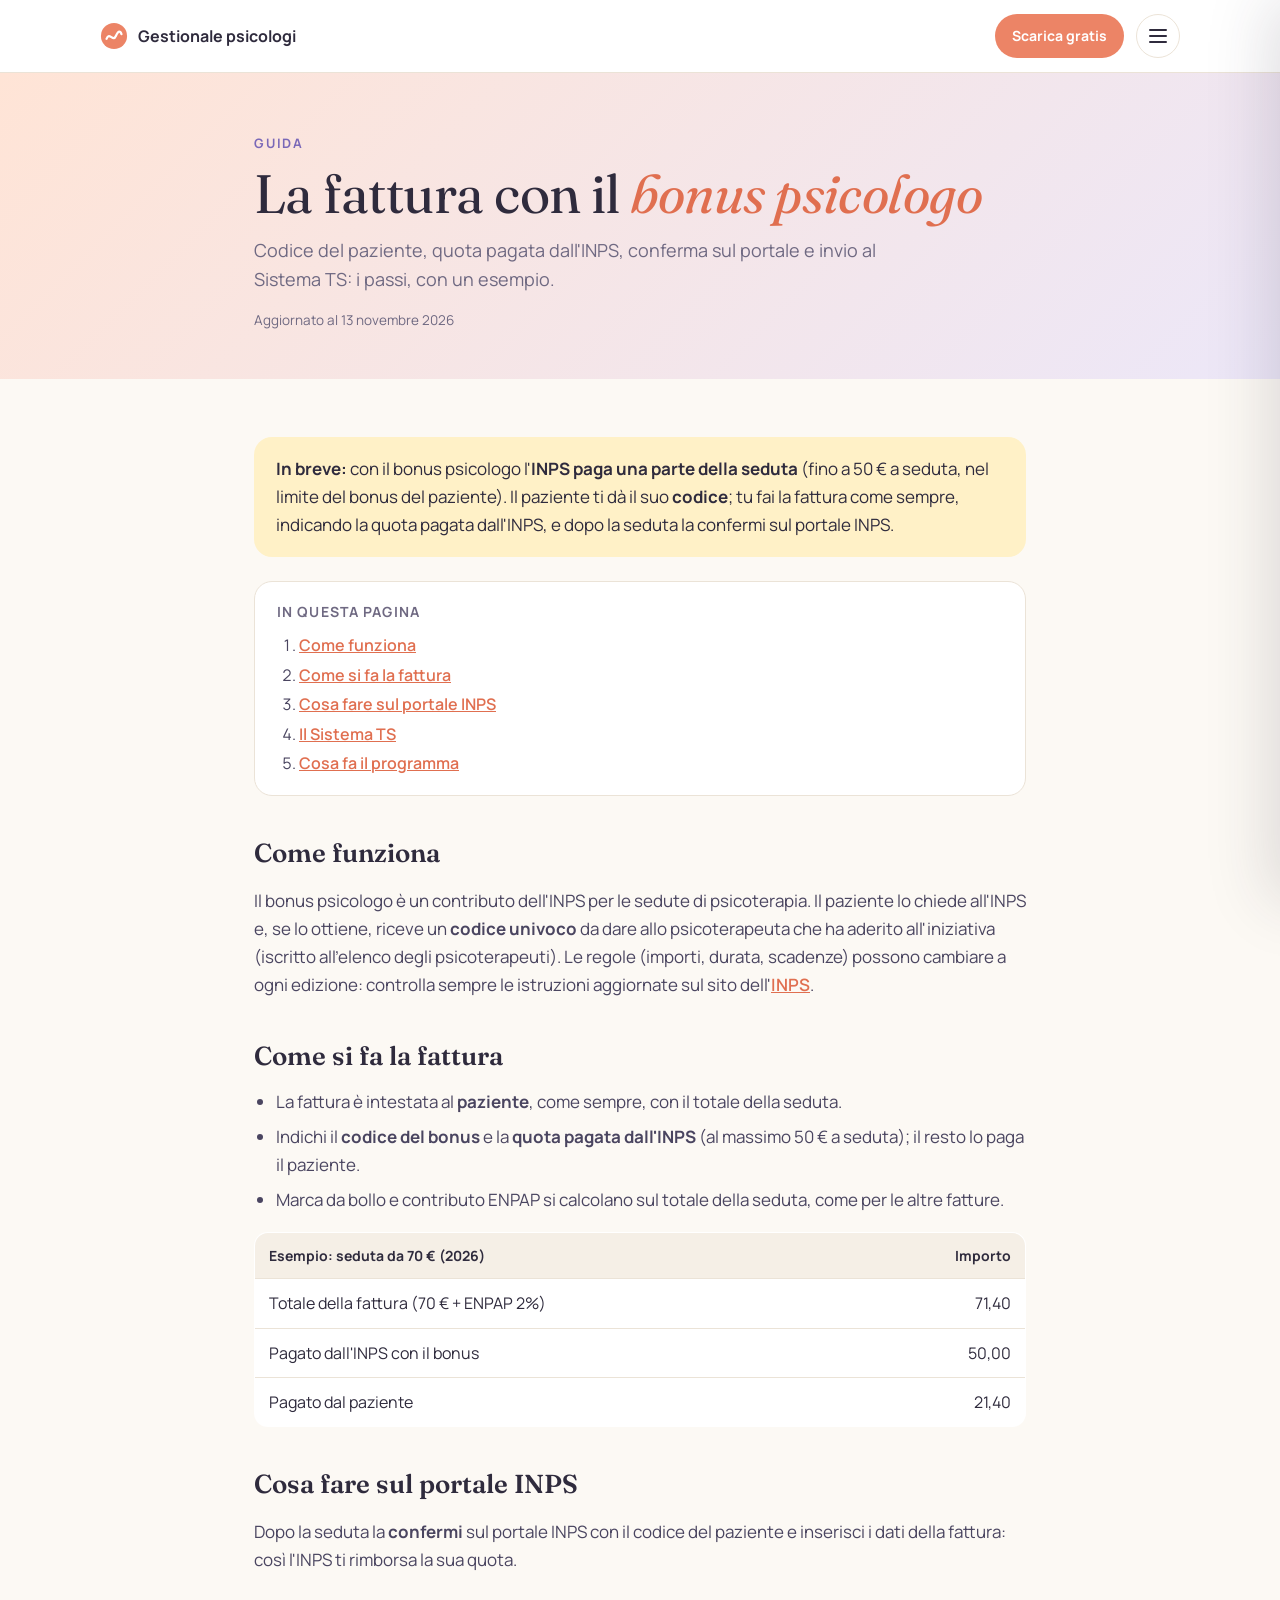
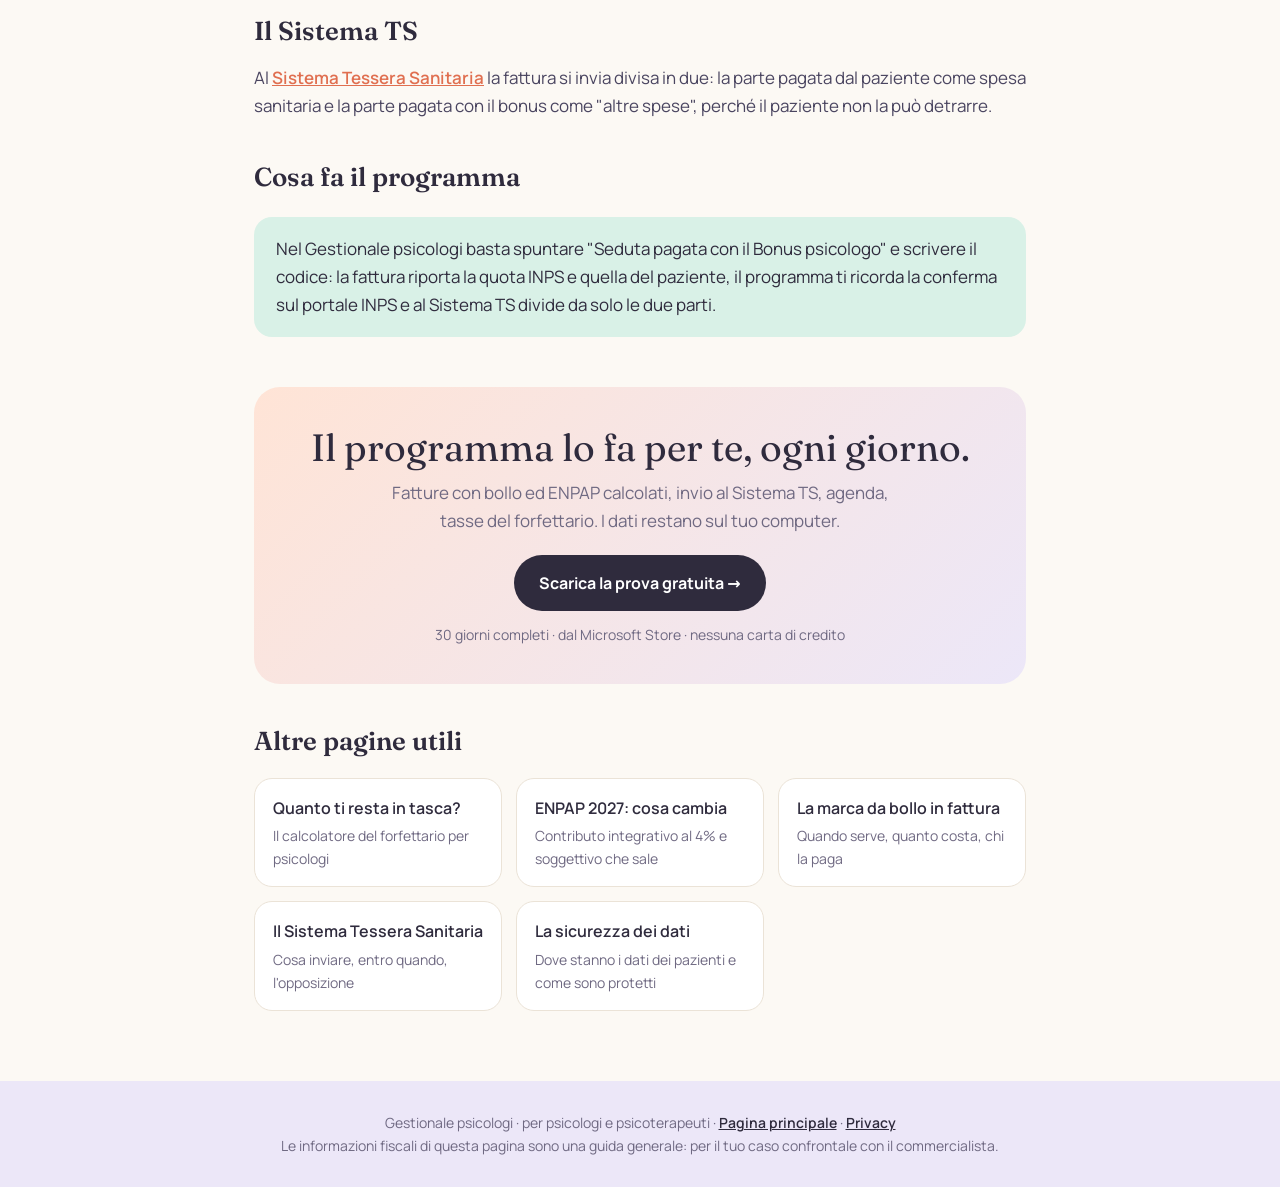
<file: guida-bonus-psicologo.html>
<!doctype html>
<html lang="it">
<head>
<meta charset="utf-8">
<meta name="viewport" content="width=device-width, initial-scale=1">
<title>La fattura con il bonus psicologo: come si fa — Gestionale psicologi</title>
<meta name="description" content="Come si fa la fattura di una seduta pagata in parte con il bonus psicologo INPS: codice, quota INPS e quota del paziente, conferma sul portale e Sistema TS.">
<link rel="canonical" href="https://paolocampanella1990-lab.github.io/guida-bonus-psicologo.html">
<meta property="og:type" content="article"><meta property="og:site_name" content="Gestionale psicologi"><meta property="og:locale" content="it_IT">
<meta property="og:title" content="La fattura con il bonus psicologo: come si fa"><meta property="og:description" content="Come si fa la fattura di una seduta pagata in parte con il bonus psicologo INPS: codice, quota INPS e quota del paziente, conferma sul portale e Sistema TS.">
<meta property="og:url" content="https://paolocampanella1990-lab.github.io/guida-bonus-psicologo.html"><meta property="og:image" content="https://paolocampanella1990-lab.github.io/anteprima.jpg"><meta name="twitter:card" content="summary_large_image">
<link rel="icon" href="favicon.svg" type="image/svg+xml"><link rel="icon" href="favicon-32.png" sizes="32x32" type="image/png"><link rel="apple-touch-icon" href="apple-touch-icon.png">
<meta name="theme-color" content="#fcf9f4">
<script type="application/ld+json">{"@context": "https://schema.org", "@type": "Article", "headline": "La fattura con il bonus psicologo: come si fa", "description": "Come si fa la fattura di una seduta pagata in parte con il bonus psicologo INPS: codice, quota INPS e quota del paziente, conferma sul portale e Sistema TS.", "inLanguage": "it-IT", "url": "https://paolocampanella1990-lab.github.io/guida-bonus-psicologo.html", "datePublished": "2026-11-13", "dateModified": "2026-11-13", "author": {"@type": "Person", "name": "Paolo Campanella"}, "publisher": {"@type": "Person", "name": "Paolo Campanella"}}</script>
<style>
@font-face {
  font-family: 'Fraunces';
  font-style: italic;
  font-weight: 400;
  font-display: swap;
  src: url(fraunces-italic-latin-ext.woff2) format('woff2');
  unicode-range: U+0100-02BA, U+02BD-02C5, U+02C7-02CC, U+02CE-02D7, U+02DD-02FF, U+0304, U+0308, U+0329, U+1D00-1DBF, U+1E00-1E9F, U+1EF2-1EFF, U+2020, U+20A0-20AB, U+20AD-20C4, U+2113, U+2C60-2C7F, U+A720-A7FF;
}
@font-face {
  font-family: 'Fraunces';
  font-style: italic;
  font-weight: 400;
  font-display: swap;
  src: url(fraunces-italic-latin.woff2) format('woff2');
  unicode-range: U+0000-00FF, U+0131, U+0152-0153, U+02BB-02BC, U+02C6, U+02DA, U+02DC, U+0304, U+0308, U+0329, U+2000-206F, U+20AC, U+2122, U+2191, U+2193, U+2212, U+2215, U+FEFF, U+FFFD;
}
@font-face {
  font-family: 'Fraunces';
  font-style: italic;
  font-weight: 600;
  font-display: swap;
  src: url(fraunces-italic-latin-ext.woff2) format('woff2');
  unicode-range: U+0100-02BA, U+02BD-02C5, U+02C7-02CC, U+02CE-02D7, U+02DD-02FF, U+0304, U+0308, U+0329, U+1D00-1DBF, U+1E00-1E9F, U+1EF2-1EFF, U+2020, U+20A0-20AB, U+20AD-20C4, U+2113, U+2C60-2C7F, U+A720-A7FF;
}
@font-face {
  font-family: 'Fraunces';
  font-style: italic;
  font-weight: 600;
  font-display: swap;
  src: url(fraunces-italic-latin.woff2) format('woff2');
  unicode-range: U+0000-00FF, U+0131, U+0152-0153, U+02BB-02BC, U+02C6, U+02DA, U+02DC, U+0304, U+0308, U+0329, U+2000-206F, U+20AC, U+2122, U+2191, U+2193, U+2212, U+2215, U+FEFF, U+FFFD;
}
@font-face {
  font-family: 'Fraunces';
  font-style: normal;
  font-weight: 400;
  font-display: swap;
  src: url(fraunces-normal-latin-ext.woff2) format('woff2');
  unicode-range: U+0100-02BA, U+02BD-02C5, U+02C7-02CC, U+02CE-02D7, U+02DD-02FF, U+0304, U+0308, U+0329, U+1D00-1DBF, U+1E00-1E9F, U+1EF2-1EFF, U+2020, U+20A0-20AB, U+20AD-20C4, U+2113, U+2C60-2C7F, U+A720-A7FF;
}
@font-face {
  font-family: 'Fraunces';
  font-style: normal;
  font-weight: 400;
  font-display: swap;
  src: url(fraunces-normal-latin.woff2) format('woff2');
  unicode-range: U+0000-00FF, U+0131, U+0152-0153, U+02BB-02BC, U+02C6, U+02DA, U+02DC, U+0304, U+0308, U+0329, U+2000-206F, U+20AC, U+2122, U+2191, U+2193, U+2212, U+2215, U+FEFF, U+FFFD;
}
@font-face {
  font-family: 'Fraunces';
  font-style: normal;
  font-weight: 600;
  font-display: swap;
  src: url(fraunces-normal-latin-ext.woff2) format('woff2');
  unicode-range: U+0100-02BA, U+02BD-02C5, U+02C7-02CC, U+02CE-02D7, U+02DD-02FF, U+0304, U+0308, U+0329, U+1D00-1DBF, U+1E00-1E9F, U+1EF2-1EFF, U+2020, U+20A0-20AB, U+20AD-20C4, U+2113, U+2C60-2C7F, U+A720-A7FF;
}
@font-face {
  font-family: 'Fraunces';
  font-style: normal;
  font-weight: 600;
  font-display: swap;
  src: url(fraunces-normal-latin.woff2) format('woff2');
  unicode-range: U+0000-00FF, U+0131, U+0152-0153, U+02BB-02BC, U+02C6, U+02DA, U+02DC, U+0304, U+0308, U+0329, U+2000-206F, U+20AC, U+2122, U+2191, U+2193, U+2212, U+2215, U+FEFF, U+FFFD;
}
@font-face {
  font-family: 'Manrope';
  font-style: normal;
  font-weight: 400;
  font-display: swap;
  src: url(manrope-normal-latin-ext.woff2) format('woff2');
  unicode-range: U+0100-02BA, U+02BD-02C5, U+02C7-02CC, U+02CE-02D7, U+02DD-02FF, U+0304, U+0308, U+0329, U+1D00-1DBF, U+1E00-1E9F, U+1EF2-1EFF, U+2020, U+20A0-20AB, U+20AD-20C4, U+2113, U+2C60-2C7F, U+A720-A7FF;
}
@font-face {
  font-family: 'Manrope';
  font-style: normal;
  font-weight: 400;
  font-display: swap;
  src: url(manrope-normal-latin.woff2) format('woff2');
  unicode-range: U+0000-00FF, U+0131, U+0152-0153, U+02BB-02BC, U+02C6, U+02DA, U+02DC, U+0304, U+0308, U+0329, U+2000-206F, U+20AC, U+2122, U+2191, U+2193, U+2212, U+2215, U+FEFF, U+FFFD;
}
@font-face {
  font-family: 'Manrope';
  font-style: normal;
  font-weight: 500;
  font-display: swap;
  src: url(manrope-normal-latin-ext.woff2) format('woff2');
  unicode-range: U+0100-02BA, U+02BD-02C5, U+02C7-02CC, U+02CE-02D7, U+02DD-02FF, U+0304, U+0308, U+0329, U+1D00-1DBF, U+1E00-1E9F, U+1EF2-1EFF, U+2020, U+20A0-20AB, U+20AD-20C4, U+2113, U+2C60-2C7F, U+A720-A7FF;
}
@font-face {
  font-family: 'Manrope';
  font-style: normal;
  font-weight: 500;
  font-display: swap;
  src: url(manrope-normal-latin.woff2) format('woff2');
  unicode-range: U+0000-00FF, U+0131, U+0152-0153, U+02BB-02BC, U+02C6, U+02DA, U+02DC, U+0304, U+0308, U+0329, U+2000-206F, U+20AC, U+2122, U+2191, U+2193, U+2212, U+2215, U+FEFF, U+FFFD;
}
@font-face {
  font-family: 'Manrope';
  font-style: normal;
  font-weight: 600;
  font-display: swap;
  src: url(manrope-normal-latin-ext.woff2) format('woff2');
  unicode-range: U+0100-02BA, U+02BD-02C5, U+02C7-02CC, U+02CE-02D7, U+02DD-02FF, U+0304, U+0308, U+0329, U+1D00-1DBF, U+1E00-1E9F, U+1EF2-1EFF, U+2020, U+20A0-20AB, U+20AD-20C4, U+2113, U+2C60-2C7F, U+A720-A7FF;
}
@font-face {
  font-family: 'Manrope';
  font-style: normal;
  font-weight: 600;
  font-display: swap;
  src: url(manrope-normal-latin.woff2) format('woff2');
  unicode-range: U+0000-00FF, U+0131, U+0152-0153, U+02BB-02BC, U+02C6, U+02DA, U+02DC, U+0304, U+0308, U+0329, U+2000-206F, U+20AC, U+2122, U+2191, U+2193, U+2212, U+2215, U+FEFF, U+FFFD;
}
@font-face {
  font-family: 'Manrope';
  font-style: normal;
  font-weight: 700;
  font-display: swap;
  src: url(manrope-normal-latin-ext.woff2) format('woff2');
  unicode-range: U+0100-02BA, U+02BD-02C5, U+02C7-02CC, U+02CE-02D7, U+02DD-02FF, U+0304, U+0308, U+0329, U+1D00-1DBF, U+1E00-1E9F, U+1EF2-1EFF, U+2020, U+20A0-20AB, U+20AD-20C4, U+2113, U+2C60-2C7F, U+A720-A7FF;
}
@font-face {
  font-family: 'Manrope';
  font-style: normal;
  font-weight: 700;
  font-display: swap;
  src: url(manrope-normal-latin.woff2) format('woff2');
  unicode-range: U+0000-00FF, U+0131, U+0152-0153, U+02BB-02BC, U+02C6, U+02DA, U+02DC, U+0304, U+0308, U+0329, U+2000-206F, U+20AC, U+2122, U+2191, U+2193, U+2212, U+2215, U+FEFF, U+FFFD;
}


:root{--ink:#2f2b3d;--muted:#6f6982;--soft:#9a94ab;--paper:#fcf9f4;--panna:#f5efe6;--line:#ebe3d7;--lav:#ece7f8;--lav2:#ddd5f2;--pesca:#ffe4d6;--pesca2:#ffd2bd;--menta:#d9f1e7;--cielo:#dfedf9;--burro:#fff1c7;--filo:#ec8466;--filo2:#e06f50;--viola:#7a68b8;--verde:#2e8a66;
  --serif:'Fraunces',Georgia,serif;--sans:'Manrope',system-ui,-apple-system,'Segoe UI',sans-serif}
*{box-sizing:border-box}
body{margin:0;font-family:var(--sans);color:var(--ink);background:var(--paper);line-height:1.65;-webkit-font-smoothing:antialiased;overflow-x:hidden}
a{color:var(--filo2);font-weight:600}
.wrap{max-width:820px;margin:0 auto;padding:0 24px}
.largo{max-width:1080px}
header{border-bottom:1px solid var(--line);background:#fffffff0;position:sticky;top:0;z-index:40;backdrop-filter:blur(8px)}
.nav{display:flex;align-items:center;gap:12px;padding:14px 0}
.nav .logo{display:flex;align-items:center;gap:10px;text-decoration:none;color:var(--ink);font-weight:700;flex:1}
.btn{display:inline-flex;align-items:center;gap:10px;padding:14px 24px;border-radius:999px;font-weight:700;text-decoration:none;font-size:16px;border:1.5px solid transparent;transition:transform .2s,background .2s,box-shadow .2s;cursor:pointer;font-family:inherit}
.btn:hover{transform:translateY(-2px);box-shadow:0 10px 24px #2f2b3d1f}
.btn-filo{background:var(--filo);color:#fff}.btn-filo:hover{background:var(--filo2)}
.btn-ghost{border-color:var(--ink);color:var(--ink);background:#ffffff80}
.nav .btn{padding:9px 16px;font-size:14px}
.testa{padding:56px 0 34px;background:linear-gradient(135deg,var(--pesca),var(--lav))}
.eyebrow{font-size:13px;font-weight:700;letter-spacing:.14em;text-transform:uppercase;color:var(--viola)}
h1{font-family:var(--serif);font-weight:400;font-size:clamp(34px,5vw,54px);line-height:1.08;margin:10px 0 12px;letter-spacing:-.01em}
h1 em{color:var(--filo2)}
.testa p.sub{color:var(--muted);margin:0;font-size:18px;max-width:640px}
.agg{font-size:13.5px;color:var(--muted);margin-top:14px}
main{padding:34px 0 70px}
h2{font-family:var(--serif);font-weight:600;font-size:26px;line-height:1.2;margin:42px 0 10px}
h3{font-size:18px;margin:26px 0 6px}
p,li{color:#4a4560;font-size:17px}
ul,ol{padding-left:22px}
li{margin:7px 0}
.box{border-radius:18px;padding:18px 22px;margin:24px 0}
.box p{margin:0;color:var(--ink)}
.box.menta{background:var(--menta)}.box.lav{background:var(--lav)}.box.burro{background:var(--burro)}.box.pesca{background:var(--pesca)}.box.cielo{background:var(--cielo)}
.box b{color:var(--ink)}
.indice{background:#fff;border:1px solid var(--line);border-radius:18px;padding:16px 22px;margin:8px 0 10px}
.indice b{font-size:14px;color:var(--muted);text-transform:uppercase;letter-spacing:.08em}
.indice ol{margin:8px 0 0}.indice li{margin:3px 0;font-size:16px}
table{width:100%;border-collapse:collapse;margin:18px 0;font-size:16px;background:#fff;border-radius:14px;overflow:hidden;border:1px solid var(--line)}
th,td{padding:11px 14px;text-align:left;border-bottom:1px solid var(--line)}
th{background:var(--panna);font-size:14px}
td.n,th.n{text-align:right;white-space:nowrap}
.cta-fine{margin:50px 0 0;background:linear-gradient(135deg,var(--pesca),var(--lav));border-radius:26px;padding:38px 30px;text-align:center}
.cta-fine h2{margin:0 0 8px;font-weight:400;font-size:clamp(26px,3.6vw,38px)}
.cta-fine p{margin:0 auto 20px;max-width:520px;color:var(--muted)}
.cta-fine .btn{background:var(--ink);color:#fff}
.cta-fine small{display:block;margin-top:12px;color:var(--muted);font-size:14px}
.altre{display:grid;grid-template-columns:repeat(auto-fit,minmax(220px,1fr));gap:14px;margin-top:20px}
.altre a{display:block;background:#fff;border:1px solid var(--line);border-radius:18px;padding:16px 18px;text-decoration:none;color:var(--ink);transition:transform .15s,box-shadow .15s}
.altre a:hover{transform:translateY(-2px);box-shadow:0 12px 26px #2f2b3d14}
.altre a small{display:block;color:var(--muted);font-weight:400;font-size:14px;margin-top:3px}
.nota{font-size:14px;color:var(--muted)}
footer{background:var(--lav);color:var(--muted);font-size:14px;padding:30px 0;text-align:center}
footer a{color:var(--ink)}
@media(max-width:600px){.nav .btn{display:none}h2{font-size:23px}p,li{font-size:16px}table{font-size:14px}th,td{padding:9px 9px}td.n,th.n{white-space:normal}.wrap{padding:0 16px}}

</style>
<link rel="stylesheet" href="comune.css?v=20261113b">
</head>
<body>
<header><div class="wrap largo nav"><a class="logo" href="./"><svg width="28" height="28" viewBox="0 0 30 30" aria-hidden="true"><circle cx="15" cy="15" r="14" fill="#ec8466"/><path d="M7 18c3-8 7 4 10-3s5-5 6-2" stroke="#fff" stroke-width="2.4" fill="none" stroke-linecap="round"/></svg><span>Gestionale psicologi</span></a><a class="btn btn-filo" href="./#prova" data-scarica>Scarica gratis</a></div></header>
<section class="testa"><div class="wrap">
  <span class="eyebrow">Guida</span>
  <h1>La fattura con il <em>bonus psicologo</em></h1>
  <p class="sub">Codice del paziente, quota pagata dall'INPS, conferma sul portale e invio al Sistema TS: i passi, con un esempio.</p>
  <p class="agg">Aggiornato al 13 novembre 2026</p>
</div></section>
<main><div class="wrap">

<div class="box burro"><p><b>In breve:</b> con il bonus psicologo l'<b>INPS paga una parte della seduta</b> (fino a 50 € a seduta, nel limite del bonus del paziente). Il paziente ti dà il suo <b>codice</b>; tu fai la fattura come sempre, indicando la quota pagata dall'INPS, e dopo la seduta la confermi sul portale INPS.</p></div>
<div class="indice"><b>In questa pagina</b><ol><li><a href="#come">Come funziona</a></li><li><a href="#fattura">Come si fa la fattura</a></li><li><a href="#inps">Cosa fare sul portale INPS</a></li><li><a href="#ts">Il Sistema TS</a></li><li><a href="#programma">Cosa fa il programma</a></li></ol></div>

<h2 id="come">Come funziona</h2>
<p>Il bonus psicologo è un contributo dell'INPS per le sedute di psicoterapia. Il paziente lo chiede all'INPS e, se lo ottiene, riceve un <b>codice univoco</b> da dare allo psicoterapeuta che ha aderito all'iniziativa (iscritto all'elenco degli psicoterapeuti). Le regole (importi, durata, scadenze) possono cambiare a ogni edizione: controlla sempre le istruzioni aggiornate sul sito dell'<a href="https://www.inps.it" rel="noopener">INPS</a>.</p>

<h2 id="fattura">Come si fa la fattura</h2>
<ul>
  <li>La fattura è intestata al <b>paziente</b>, come sempre, con il totale della seduta.</li>
  <li>Indichi il <b>codice del bonus</b> e la <b>quota pagata dall'INPS</b> (al massimo 50 € a seduta); il resto lo paga il paziente.</li>
  <li>Marca da bollo e contributo ENPAP si calcolano sul totale della seduta, come per le altre fatture.</li>
</ul>
<table><thead><tr><th>Esempio: seduta da 70 € (2026)</th><th class="n">Importo</th></tr></thead><tbody>
<tr><td>Totale della fattura (70 € + ENPAP 2%)</td><td class="n">71,40</td></tr>
<tr><td>Pagato dall'INPS con il bonus</td><td class="n">50,00</td></tr>
<tr><td>Pagato dal paziente</td><td class="n">21,40</td></tr>
</tbody></table>

<h2 id="inps">Cosa fare sul portale INPS</h2>
<p>Dopo la seduta la <b>confermi</b> sul portale INPS con il codice del paziente e inserisci i dati della fattura: così l'INPS ti rimborsa la sua quota.</p>

<h2 id="ts">Il Sistema TS</h2>
<p>Al <a href="guida-sistema-ts.html">Sistema Tessera Sanitaria</a> la fattura si invia divisa in due: la parte pagata dal paziente come spesa sanitaria e la parte pagata con il bonus come "altre spese", perché il paziente non la può detrarre.</p>

<h2 id="programma">Cosa fa il programma</h2>
<div class="box menta"><p>Nel Gestionale psicologi basta spuntare "Seduta pagata con il Bonus psicologo" e scrivere il codice: la fattura riporta la quota INPS e quella del paziente, il programma ti ricorda la conferma sul portale INPS e al Sistema TS divide da solo le due parti.</p></div>

<section class="cta-fine">
  <h2>Il programma lo fa per te, ogni giorno.</h2>
  <p>Fatture con bollo ed ENPAP calcolati, invio al Sistema TS, agenda, tasse del forfettario. I dati restano sul tuo computer.</p>
  <a class="btn" href="./#prova" data-scarica>Scarica la prova gratuita →</a>
  <small>30 giorni completi · dal Microsoft Store · nessuna carta di credito</small>
</section>
<h2>Altre pagine utili</h2>
<div class="altre"><a href="calcolatore.html">Quanto ti resta in tasca?<small>Il calcolatore del forfettario per psicologi</small></a><a href="guida-enpap-2027.html">ENPAP 2027: cosa cambia<small>Contributo integrativo al 4% e soggettivo che sale</small></a><a href="guida-marca-da-bollo.html">La marca da bollo in fattura<small>Quando serve, quanto costa, chi la paga</small></a><a href="guida-sistema-ts.html">Il Sistema Tessera Sanitaria<small>Cosa inviare, entro quando, l'opposizione</small></a><a href="sicurezza.html">La sicurezza dei dati<small>Dove stanno i dati dei pazienti e come sono protetti</small></a></div>
</div></main>
<footer><div class="wrap">Gestionale psicologi · per psicologi e psicoterapeuti · <a href="./">Pagina principale</a> · <a href="privacy.html">Privacy</a><br>Le informazioni fiscali di questa pagina sono una guida generale: per il tuo caso confrontale con il commercialista.</div></footer>

<script src="comune.js?v=20261113b"></script>
</body>
</html>
</file>
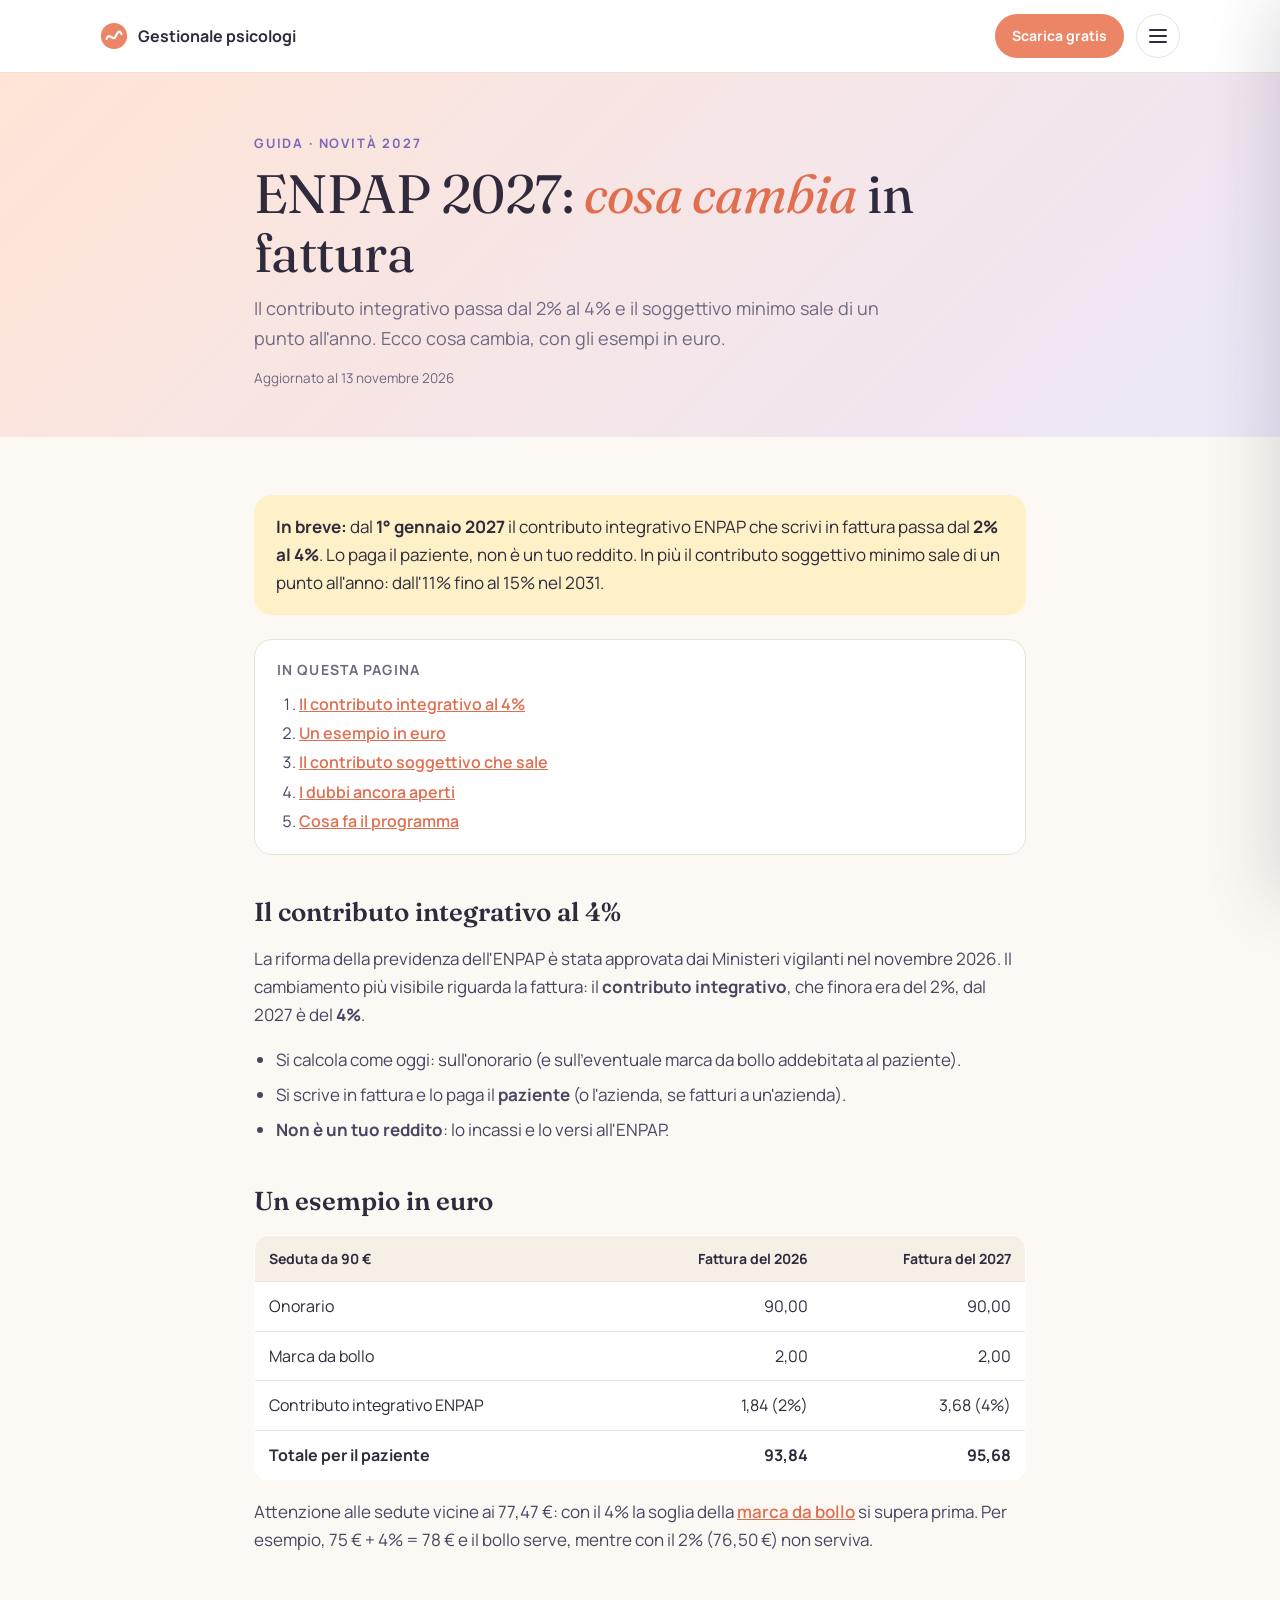
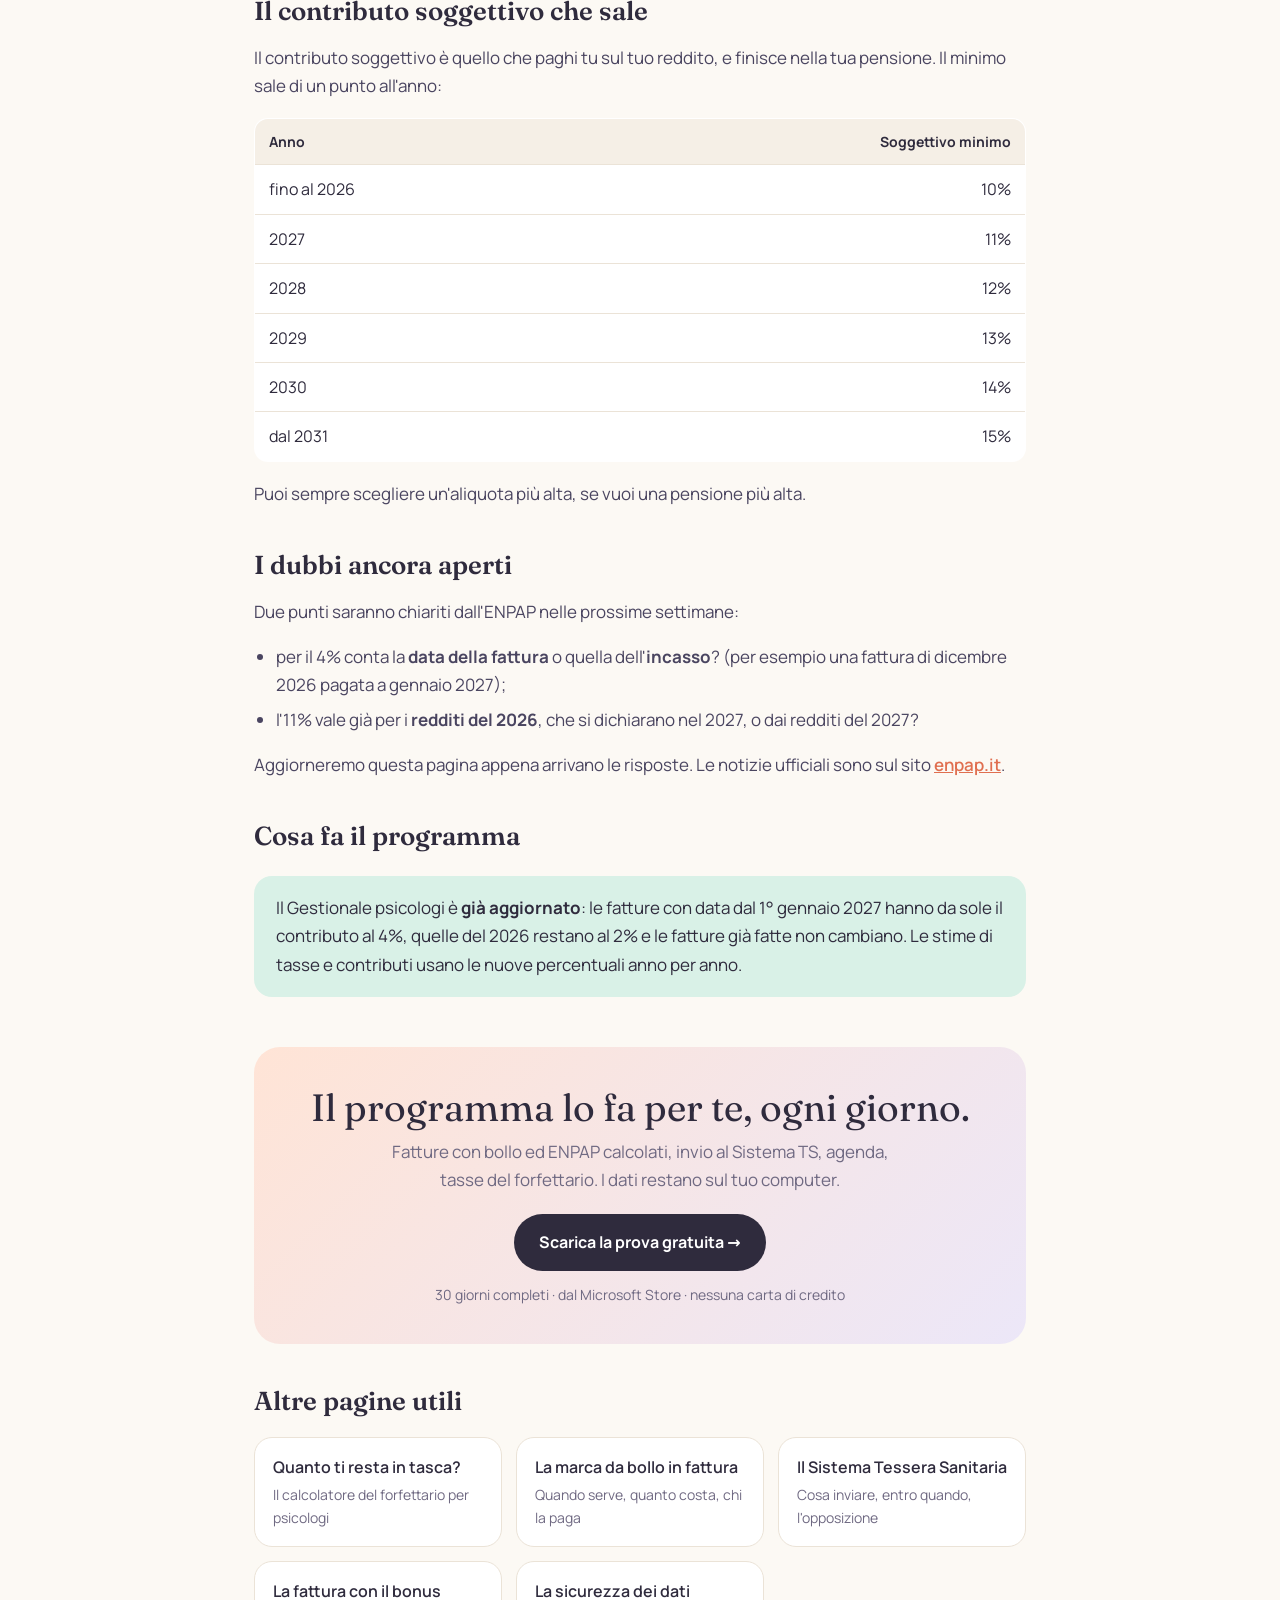
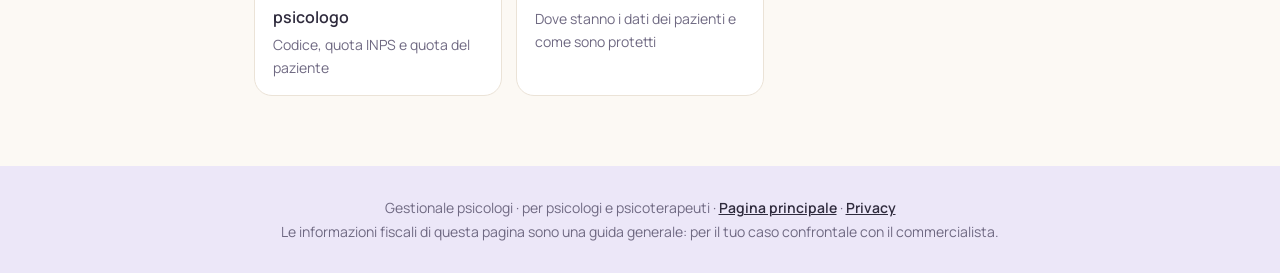
<file: guida-enpap-2027.html>
<!doctype html>
<html lang="it">
<head>
<meta charset="utf-8">
<meta name="viewport" content="width=device-width, initial-scale=1">
<title>ENPAP 2027: contributo integrativo al 4% e soggettivo che sale — Gestionale psicologi</title>
<meta name="description" content="Dal 1° gennaio 2027 il contributo integrativo ENPAP in fattura passa dal 2% al 4% e il soggettivo minimo sale fino al 15%. Cosa cambia per psicologi e psicoterapeuti, con esempi.">
<link rel="canonical" href="https://paolocampanella1990-lab.github.io/guida-enpap-2027.html">
<meta property="og:type" content="article"><meta property="og:site_name" content="Gestionale psicologi"><meta property="og:locale" content="it_IT">
<meta property="og:title" content="ENPAP 2027: contributo integrativo al 4% e soggettivo che sale"><meta property="og:description" content="Dal 1° gennaio 2027 il contributo integrativo ENPAP in fattura passa dal 2% al 4% e il soggettivo minimo sale fino al 15%. Cosa cambia per psicologi e psicoterapeuti, con esempi.">
<meta property="og:url" content="https://paolocampanella1990-lab.github.io/guida-enpap-2027.html"><meta property="og:image" content="https://paolocampanella1990-lab.github.io/anteprima.jpg"><meta name="twitter:card" content="summary_large_image">
<link rel="icon" href="favicon.svg" type="image/svg+xml"><link rel="icon" href="favicon-32.png" sizes="32x32" type="image/png"><link rel="apple-touch-icon" href="apple-touch-icon.png">
<meta name="theme-color" content="#fcf9f4">
<script type="application/ld+json">{"@context": "https://schema.org", "@type": "Article", "headline": "ENPAP 2027: contributo integrativo al 4% e soggettivo che sale", "description": "Dal 1° gennaio 2027 il contributo integrativo ENPAP in fattura passa dal 2% al 4% e il soggettivo minimo sale fino al 15%. Cosa cambia per psicologi e psicoterapeuti, con esempi.", "inLanguage": "it-IT", "url": "https://paolocampanella1990-lab.github.io/guida-enpap-2027.html", "datePublished": "2026-11-13", "dateModified": "2026-11-13", "author": {"@type": "Person", "name": "Paolo Campanella"}, "publisher": {"@type": "Person", "name": "Paolo Campanella"}}</script>
<style>
@font-face {
  font-family: 'Fraunces';
  font-style: italic;
  font-weight: 400;
  font-display: swap;
  src: url(fraunces-italic-latin-ext.woff2) format('woff2');
  unicode-range: U+0100-02BA, U+02BD-02C5, U+02C7-02CC, U+02CE-02D7, U+02DD-02FF, U+0304, U+0308, U+0329, U+1D00-1DBF, U+1E00-1E9F, U+1EF2-1EFF, U+2020, U+20A0-20AB, U+20AD-20C4, U+2113, U+2C60-2C7F, U+A720-A7FF;
}
@font-face {
  font-family: 'Fraunces';
  font-style: italic;
  font-weight: 400;
  font-display: swap;
  src: url(fraunces-italic-latin.woff2) format('woff2');
  unicode-range: U+0000-00FF, U+0131, U+0152-0153, U+02BB-02BC, U+02C6, U+02DA, U+02DC, U+0304, U+0308, U+0329, U+2000-206F, U+20AC, U+2122, U+2191, U+2193, U+2212, U+2215, U+FEFF, U+FFFD;
}
@font-face {
  font-family: 'Fraunces';
  font-style: italic;
  font-weight: 600;
  font-display: swap;
  src: url(fraunces-italic-latin-ext.woff2) format('woff2');
  unicode-range: U+0100-02BA, U+02BD-02C5, U+02C7-02CC, U+02CE-02D7, U+02DD-02FF, U+0304, U+0308, U+0329, U+1D00-1DBF, U+1E00-1E9F, U+1EF2-1EFF, U+2020, U+20A0-20AB, U+20AD-20C4, U+2113, U+2C60-2C7F, U+A720-A7FF;
}
@font-face {
  font-family: 'Fraunces';
  font-style: italic;
  font-weight: 600;
  font-display: swap;
  src: url(fraunces-italic-latin.woff2) format('woff2');
  unicode-range: U+0000-00FF, U+0131, U+0152-0153, U+02BB-02BC, U+02C6, U+02DA, U+02DC, U+0304, U+0308, U+0329, U+2000-206F, U+20AC, U+2122, U+2191, U+2193, U+2212, U+2215, U+FEFF, U+FFFD;
}
@font-face {
  font-family: 'Fraunces';
  font-style: normal;
  font-weight: 400;
  font-display: swap;
  src: url(fraunces-normal-latin-ext.woff2) format('woff2');
  unicode-range: U+0100-02BA, U+02BD-02C5, U+02C7-02CC, U+02CE-02D7, U+02DD-02FF, U+0304, U+0308, U+0329, U+1D00-1DBF, U+1E00-1E9F, U+1EF2-1EFF, U+2020, U+20A0-20AB, U+20AD-20C4, U+2113, U+2C60-2C7F, U+A720-A7FF;
}
@font-face {
  font-family: 'Fraunces';
  font-style: normal;
  font-weight: 400;
  font-display: swap;
  src: url(fraunces-normal-latin.woff2) format('woff2');
  unicode-range: U+0000-00FF, U+0131, U+0152-0153, U+02BB-02BC, U+02C6, U+02DA, U+02DC, U+0304, U+0308, U+0329, U+2000-206F, U+20AC, U+2122, U+2191, U+2193, U+2212, U+2215, U+FEFF, U+FFFD;
}
@font-face {
  font-family: 'Fraunces';
  font-style: normal;
  font-weight: 600;
  font-display: swap;
  src: url(fraunces-normal-latin-ext.woff2) format('woff2');
  unicode-range: U+0100-02BA, U+02BD-02C5, U+02C7-02CC, U+02CE-02D7, U+02DD-02FF, U+0304, U+0308, U+0329, U+1D00-1DBF, U+1E00-1E9F, U+1EF2-1EFF, U+2020, U+20A0-20AB, U+20AD-20C4, U+2113, U+2C60-2C7F, U+A720-A7FF;
}
@font-face {
  font-family: 'Fraunces';
  font-style: normal;
  font-weight: 600;
  font-display: swap;
  src: url(fraunces-normal-latin.woff2) format('woff2');
  unicode-range: U+0000-00FF, U+0131, U+0152-0153, U+02BB-02BC, U+02C6, U+02DA, U+02DC, U+0304, U+0308, U+0329, U+2000-206F, U+20AC, U+2122, U+2191, U+2193, U+2212, U+2215, U+FEFF, U+FFFD;
}
@font-face {
  font-family: 'Manrope';
  font-style: normal;
  font-weight: 400;
  font-display: swap;
  src: url(manrope-normal-latin-ext.woff2) format('woff2');
  unicode-range: U+0100-02BA, U+02BD-02C5, U+02C7-02CC, U+02CE-02D7, U+02DD-02FF, U+0304, U+0308, U+0329, U+1D00-1DBF, U+1E00-1E9F, U+1EF2-1EFF, U+2020, U+20A0-20AB, U+20AD-20C4, U+2113, U+2C60-2C7F, U+A720-A7FF;
}
@font-face {
  font-family: 'Manrope';
  font-style: normal;
  font-weight: 400;
  font-display: swap;
  src: url(manrope-normal-latin.woff2) format('woff2');
  unicode-range: U+0000-00FF, U+0131, U+0152-0153, U+02BB-02BC, U+02C6, U+02DA, U+02DC, U+0304, U+0308, U+0329, U+2000-206F, U+20AC, U+2122, U+2191, U+2193, U+2212, U+2215, U+FEFF, U+FFFD;
}
@font-face {
  font-family: 'Manrope';
  font-style: normal;
  font-weight: 500;
  font-display: swap;
  src: url(manrope-normal-latin-ext.woff2) format('woff2');
  unicode-range: U+0100-02BA, U+02BD-02C5, U+02C7-02CC, U+02CE-02D7, U+02DD-02FF, U+0304, U+0308, U+0329, U+1D00-1DBF, U+1E00-1E9F, U+1EF2-1EFF, U+2020, U+20A0-20AB, U+20AD-20C4, U+2113, U+2C60-2C7F, U+A720-A7FF;
}
@font-face {
  font-family: 'Manrope';
  font-style: normal;
  font-weight: 500;
  font-display: swap;
  src: url(manrope-normal-latin.woff2) format('woff2');
  unicode-range: U+0000-00FF, U+0131, U+0152-0153, U+02BB-02BC, U+02C6, U+02DA, U+02DC, U+0304, U+0308, U+0329, U+2000-206F, U+20AC, U+2122, U+2191, U+2193, U+2212, U+2215, U+FEFF, U+FFFD;
}
@font-face {
  font-family: 'Manrope';
  font-style: normal;
  font-weight: 600;
  font-display: swap;
  src: url(manrope-normal-latin-ext.woff2) format('woff2');
  unicode-range: U+0100-02BA, U+02BD-02C5, U+02C7-02CC, U+02CE-02D7, U+02DD-02FF, U+0304, U+0308, U+0329, U+1D00-1DBF, U+1E00-1E9F, U+1EF2-1EFF, U+2020, U+20A0-20AB, U+20AD-20C4, U+2113, U+2C60-2C7F, U+A720-A7FF;
}
@font-face {
  font-family: 'Manrope';
  font-style: normal;
  font-weight: 600;
  font-display: swap;
  src: url(manrope-normal-latin.woff2) format('woff2');
  unicode-range: U+0000-00FF, U+0131, U+0152-0153, U+02BB-02BC, U+02C6, U+02DA, U+02DC, U+0304, U+0308, U+0329, U+2000-206F, U+20AC, U+2122, U+2191, U+2193, U+2212, U+2215, U+FEFF, U+FFFD;
}
@font-face {
  font-family: 'Manrope';
  font-style: normal;
  font-weight: 700;
  font-display: swap;
  src: url(manrope-normal-latin-ext.woff2) format('woff2');
  unicode-range: U+0100-02BA, U+02BD-02C5, U+02C7-02CC, U+02CE-02D7, U+02DD-02FF, U+0304, U+0308, U+0329, U+1D00-1DBF, U+1E00-1E9F, U+1EF2-1EFF, U+2020, U+20A0-20AB, U+20AD-20C4, U+2113, U+2C60-2C7F, U+A720-A7FF;
}
@font-face {
  font-family: 'Manrope';
  font-style: normal;
  font-weight: 700;
  font-display: swap;
  src: url(manrope-normal-latin.woff2) format('woff2');
  unicode-range: U+0000-00FF, U+0131, U+0152-0153, U+02BB-02BC, U+02C6, U+02DA, U+02DC, U+0304, U+0308, U+0329, U+2000-206F, U+20AC, U+2122, U+2191, U+2193, U+2212, U+2215, U+FEFF, U+FFFD;
}


:root{--ink:#2f2b3d;--muted:#6f6982;--soft:#9a94ab;--paper:#fcf9f4;--panna:#f5efe6;--line:#ebe3d7;--lav:#ece7f8;--lav2:#ddd5f2;--pesca:#ffe4d6;--pesca2:#ffd2bd;--menta:#d9f1e7;--cielo:#dfedf9;--burro:#fff1c7;--filo:#ec8466;--filo2:#e06f50;--viola:#7a68b8;--verde:#2e8a66;
  --serif:'Fraunces',Georgia,serif;--sans:'Manrope',system-ui,-apple-system,'Segoe UI',sans-serif}
*{box-sizing:border-box}
body{margin:0;font-family:var(--sans);color:var(--ink);background:var(--paper);line-height:1.65;-webkit-font-smoothing:antialiased;overflow-x:hidden}
a{color:var(--filo2);font-weight:600}
.wrap{max-width:820px;margin:0 auto;padding:0 24px}
.largo{max-width:1080px}
header{border-bottom:1px solid var(--line);background:#fffffff0;position:sticky;top:0;z-index:40;backdrop-filter:blur(8px)}
.nav{display:flex;align-items:center;gap:12px;padding:14px 0}
.nav .logo{display:flex;align-items:center;gap:10px;text-decoration:none;color:var(--ink);font-weight:700;flex:1}
.btn{display:inline-flex;align-items:center;gap:10px;padding:14px 24px;border-radius:999px;font-weight:700;text-decoration:none;font-size:16px;border:1.5px solid transparent;transition:transform .2s,background .2s,box-shadow .2s;cursor:pointer;font-family:inherit}
.btn:hover{transform:translateY(-2px);box-shadow:0 10px 24px #2f2b3d1f}
.btn-filo{background:var(--filo);color:#fff}.btn-filo:hover{background:var(--filo2)}
.btn-ghost{border-color:var(--ink);color:var(--ink);background:#ffffff80}
.nav .btn{padding:9px 16px;font-size:14px}
.testa{padding:56px 0 34px;background:linear-gradient(135deg,var(--pesca),var(--lav))}
.eyebrow{font-size:13px;font-weight:700;letter-spacing:.14em;text-transform:uppercase;color:var(--viola)}
h1{font-family:var(--serif);font-weight:400;font-size:clamp(34px,5vw,54px);line-height:1.08;margin:10px 0 12px;letter-spacing:-.01em}
h1 em{color:var(--filo2)}
.testa p.sub{color:var(--muted);margin:0;font-size:18px;max-width:640px}
.agg{font-size:13.5px;color:var(--muted);margin-top:14px}
main{padding:34px 0 70px}
h2{font-family:var(--serif);font-weight:600;font-size:26px;line-height:1.2;margin:42px 0 10px}
h3{font-size:18px;margin:26px 0 6px}
p,li{color:#4a4560;font-size:17px}
ul,ol{padding-left:22px}
li{margin:7px 0}
.box{border-radius:18px;padding:18px 22px;margin:24px 0}
.box p{margin:0;color:var(--ink)}
.box.menta{background:var(--menta)}.box.lav{background:var(--lav)}.box.burro{background:var(--burro)}.box.pesca{background:var(--pesca)}.box.cielo{background:var(--cielo)}
.box b{color:var(--ink)}
.indice{background:#fff;border:1px solid var(--line);border-radius:18px;padding:16px 22px;margin:8px 0 10px}
.indice b{font-size:14px;color:var(--muted);text-transform:uppercase;letter-spacing:.08em}
.indice ol{margin:8px 0 0}.indice li{margin:3px 0;font-size:16px}
table{width:100%;border-collapse:collapse;margin:18px 0;font-size:16px;background:#fff;border-radius:14px;overflow:hidden;border:1px solid var(--line)}
th,td{padding:11px 14px;text-align:left;border-bottom:1px solid var(--line)}
th{background:var(--panna);font-size:14px}
td.n,th.n{text-align:right;white-space:nowrap}
.cta-fine{margin:50px 0 0;background:linear-gradient(135deg,var(--pesca),var(--lav));border-radius:26px;padding:38px 30px;text-align:center}
.cta-fine h2{margin:0 0 8px;font-weight:400;font-size:clamp(26px,3.6vw,38px)}
.cta-fine p{margin:0 auto 20px;max-width:520px;color:var(--muted)}
.cta-fine .btn{background:var(--ink);color:#fff}
.cta-fine small{display:block;margin-top:12px;color:var(--muted);font-size:14px}
.altre{display:grid;grid-template-columns:repeat(auto-fit,minmax(220px,1fr));gap:14px;margin-top:20px}
.altre a{display:block;background:#fff;border:1px solid var(--line);border-radius:18px;padding:16px 18px;text-decoration:none;color:var(--ink);transition:transform .15s,box-shadow .15s}
.altre a:hover{transform:translateY(-2px);box-shadow:0 12px 26px #2f2b3d14}
.altre a small{display:block;color:var(--muted);font-weight:400;font-size:14px;margin-top:3px}
.nota{font-size:14px;color:var(--muted)}
footer{background:var(--lav);color:var(--muted);font-size:14px;padding:30px 0;text-align:center}
footer a{color:var(--ink)}
@media(max-width:600px){.nav .btn{display:none}h2{font-size:23px}p,li{font-size:16px}table{font-size:14px}th,td{padding:9px 9px}td.n,th.n{white-space:normal}.wrap{padding:0 16px}}

</style>
<link rel="stylesheet" href="comune.css?v=20261113b">
</head>
<body>
<header><div class="wrap largo nav"><a class="logo" href="./"><svg width="28" height="28" viewBox="0 0 30 30" aria-hidden="true"><circle cx="15" cy="15" r="14" fill="#ec8466"/><path d="M7 18c3-8 7 4 10-3s5-5 6-2" stroke="#fff" stroke-width="2.4" fill="none" stroke-linecap="round"/></svg><span>Gestionale psicologi</span></a><a class="btn btn-filo" href="./#prova" data-scarica>Scarica gratis</a></div></header>
<section class="testa"><div class="wrap">
  <span class="eyebrow">Guida · Novità 2027</span>
  <h1>ENPAP 2027: <em>cosa cambia</em> in fattura</h1>
  <p class="sub">Il contributo integrativo passa dal 2% al 4% e il soggettivo minimo sale di un punto all'anno. Ecco cosa cambia, con gli esempi in euro.</p>
  <p class="agg">Aggiornato al 13 novembre 2026</p>
</div></section>
<main><div class="wrap">

<div class="box burro"><p><b>In breve:</b> dal <b>1° gennaio 2027</b> il contributo integrativo ENPAP che scrivi in fattura passa dal <b>2% al 4%</b>. Lo paga il paziente, non è un tuo reddito. In più il contributo soggettivo minimo sale di un punto all'anno: dall'11% fino al 15% nel 2031.</p></div>
<div class="indice"><b>In questa pagina</b><ol><li><a href="#integrativo">Il contributo integrativo al 4%</a></li><li><a href="#esempio">Un esempio in euro</a></li><li><a href="#soggettivo">Il contributo soggettivo che sale</a></li><li><a href="#dubbi">I dubbi ancora aperti</a></li><li><a href="#programma">Cosa fa il programma</a></li></ol></div>

<h2 id="integrativo">Il contributo integrativo al 4%</h2>
<p>La riforma della previdenza dell'ENPAP è stata approvata dai Ministeri vigilanti nel novembre 2026. Il cambiamento più visibile riguarda la fattura: il <b>contributo integrativo</b>, che finora era del 2%, dal 2027 è del <b>4%</b>.</p>
<ul>
  <li>Si calcola come oggi: sull'onorario (e sull'eventuale marca da bollo addebitata al paziente).</li>
  <li>Si scrive in fattura e lo paga il <b>paziente</b> (o l'azienda, se fatturi a un'azienda).</li>
  <li><b>Non è un tuo reddito</b>: lo incassi e lo versi all'ENPAP.</li>
</ul>

<h2 id="esempio">Un esempio in euro</h2>
<table><thead><tr><th>Seduta da 90 €</th><th class="n">Fattura del 2026</th><th class="n">Fattura del 2027</th></tr></thead><tbody>
<tr><td>Onorario</td><td class="n">90,00</td><td class="n">90,00</td></tr>
<tr><td>Marca da bollo</td><td class="n">2,00</td><td class="n">2,00</td></tr>
<tr><td>Contributo integrativo ENPAP</td><td class="n">1,84 (2%)</td><td class="n">3,68 (4%)</td></tr>
<tr><td><b>Totale per il paziente</b></td><td class="n"><b>93,84</b></td><td class="n"><b>95,68</b></td></tr>
</tbody></table>
<p>Attenzione alle sedute vicine ai 77,47 €: con il 4% la soglia della <a href="guida-marca-da-bollo.html">marca da bollo</a> si supera prima. Per esempio, 75 € + 4% = 78 € e il bollo serve, mentre con il 2% (76,50 €) non serviva.</p>

<h2 id="soggettivo">Il contributo soggettivo che sale</h2>
<p>Il contributo soggettivo è quello che paghi tu sul tuo reddito, e finisce nella tua pensione. Il minimo sale di un punto all'anno:</p>
<table><thead><tr><th>Anno</th><th class="n">Soggettivo minimo</th></tr></thead><tbody>
<tr><td>fino al 2026</td><td class="n">10%</td></tr><tr><td>2027</td><td class="n">11%</td></tr><tr><td>2028</td><td class="n">12%</td></tr><tr><td>2029</td><td class="n">13%</td></tr><tr><td>2030</td><td class="n">14%</td></tr><tr><td>dal 2031</td><td class="n">15%</td></tr>
</tbody></table>
<p>Puoi sempre scegliere un'aliquota più alta, se vuoi una pensione più alta.</p>

<h2 id="dubbi">I dubbi ancora aperti</h2>
<p>Due punti saranno chiariti dall'ENPAP nelle prossime settimane:</p>
<ul>
  <li>per il 4% conta la <b>data della fattura</b> o quella dell'<b>incasso</b>? (per esempio una fattura di dicembre 2026 pagata a gennaio 2027);</li>
  <li>l'11% vale già per i <b>redditi del 2026</b>, che si dichiarano nel 2027, o dai redditi del 2027?</li>
</ul>
<p>Aggiorneremo questa pagina appena arrivano le risposte. Le notizie ufficiali sono sul sito <a href="https://www.enpap.it" rel="noopener">enpap.it</a>.</p>

<h2 id="programma">Cosa fa il programma</h2>
<div class="box menta"><p>Il Gestionale psicologi è <b>già aggiornato</b>: le fatture con data dal 1° gennaio 2027 hanno da sole il contributo al 4%, quelle del 2026 restano al 2% e le fatture già fatte non cambiano. Le stime di tasse e contributi usano le nuove percentuali anno per anno.</p></div>

<section class="cta-fine">
  <h2>Il programma lo fa per te, ogni giorno.</h2>
  <p>Fatture con bollo ed ENPAP calcolati, invio al Sistema TS, agenda, tasse del forfettario. I dati restano sul tuo computer.</p>
  <a class="btn" href="./#prova" data-scarica>Scarica la prova gratuita →</a>
  <small>30 giorni completi · dal Microsoft Store · nessuna carta di credito</small>
</section>
<h2>Altre pagine utili</h2>
<div class="altre"><a href="calcolatore.html">Quanto ti resta in tasca?<small>Il calcolatore del forfettario per psicologi</small></a><a href="guida-marca-da-bollo.html">La marca da bollo in fattura<small>Quando serve, quanto costa, chi la paga</small></a><a href="guida-sistema-ts.html">Il Sistema Tessera Sanitaria<small>Cosa inviare, entro quando, l'opposizione</small></a><a href="guida-bonus-psicologo.html">La fattura con il bonus psicologo<small>Codice, quota INPS e quota del paziente</small></a><a href="sicurezza.html">La sicurezza dei dati<small>Dove stanno i dati dei pazienti e come sono protetti</small></a></div>
</div></main>
<footer><div class="wrap">Gestionale psicologi · per psicologi e psicoterapeuti · <a href="./">Pagina principale</a> · <a href="privacy.html">Privacy</a><br>Le informazioni fiscali di questa pagina sono una guida generale: per il tuo caso confrontale con il commercialista.</div></footer>

<script src="comune.js?v=20261113b"></script>
</body>
</html>
</file>
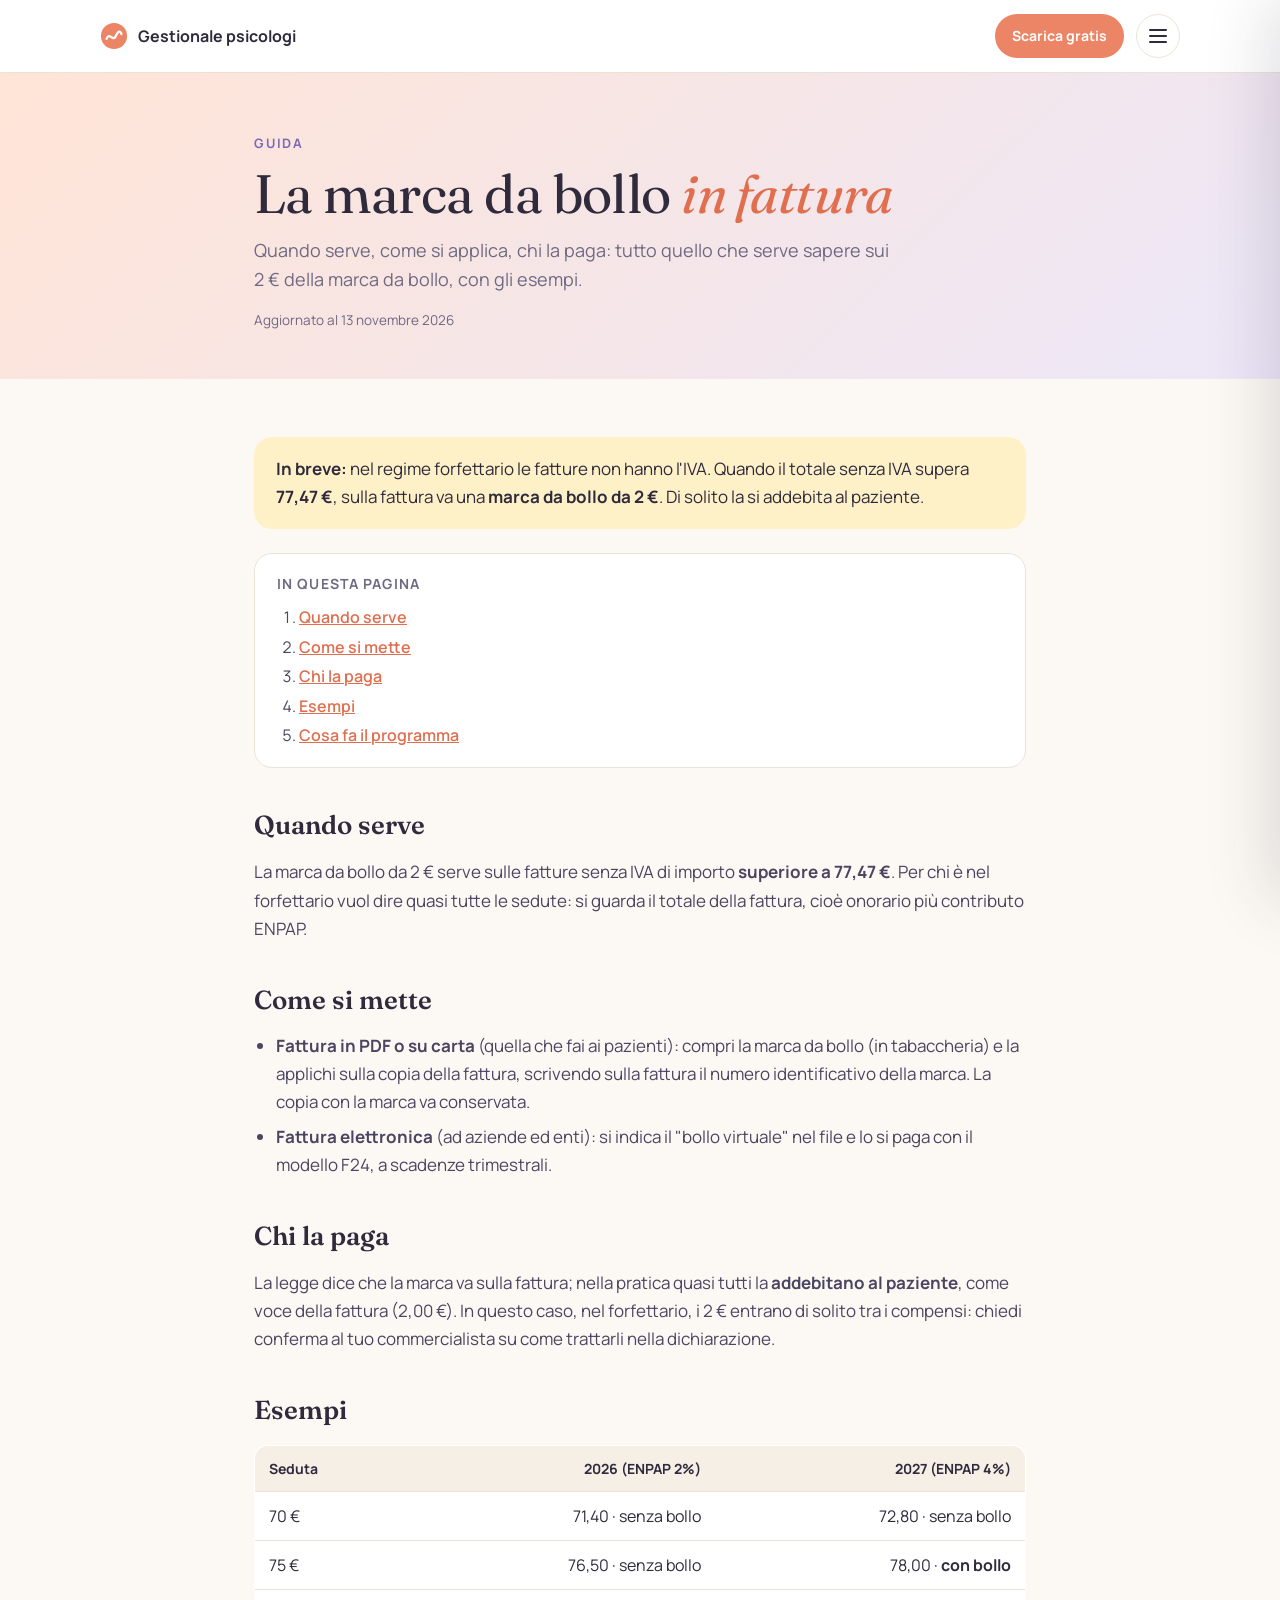
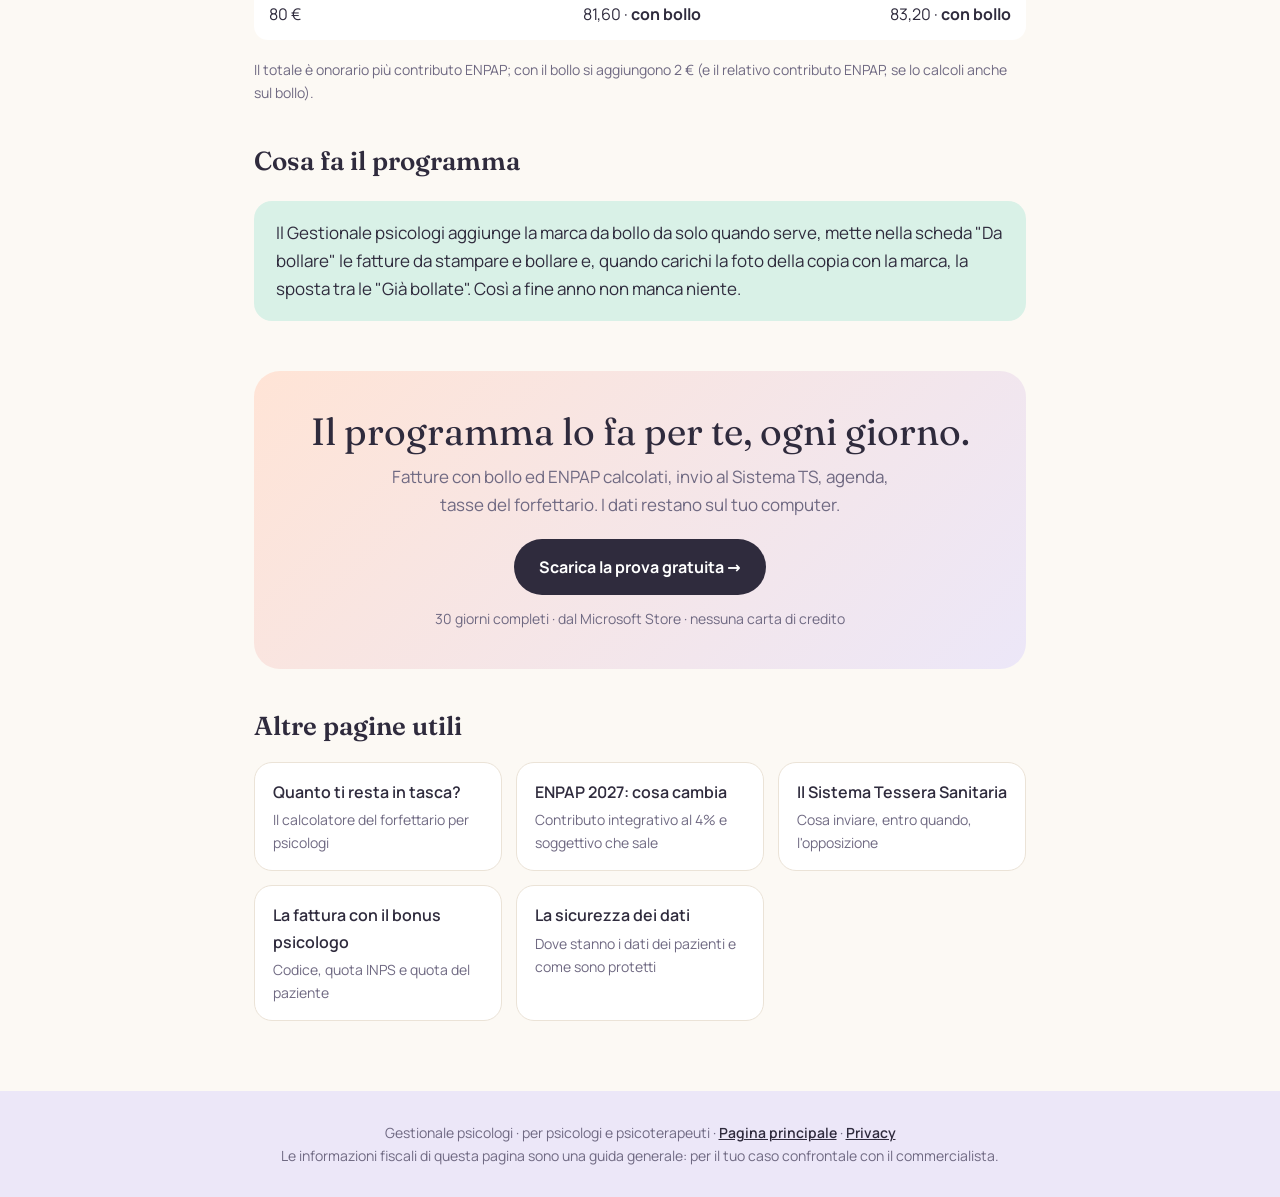
<file: guida-marca-da-bollo.html>
<!doctype html>
<html lang="it">
<head>
<meta charset="utf-8">
<meta name="viewport" content="width=device-width, initial-scale=1">
<title>La marca da bollo nella fattura dello psicologo — Gestionale psicologi</title>
<meta name="description" content="Quando serve la marca da bollo da 2 € nella fattura dello psicologo in regime forfettario, come si applica, chi la paga ed esempi con l&#x27;ENPAP 2026 e 2027.">
<link rel="canonical" href="https://paolocampanella1990-lab.github.io/guida-marca-da-bollo.html">
<meta property="og:type" content="article"><meta property="og:site_name" content="Gestionale psicologi"><meta property="og:locale" content="it_IT">
<meta property="og:title" content="La marca da bollo nella fattura dello psicologo"><meta property="og:description" content="Quando serve la marca da bollo da 2 € nella fattura dello psicologo in regime forfettario, come si applica, chi la paga ed esempi con l&#x27;ENPAP 2026 e 2027.">
<meta property="og:url" content="https://paolocampanella1990-lab.github.io/guida-marca-da-bollo.html"><meta property="og:image" content="https://paolocampanella1990-lab.github.io/anteprima.jpg"><meta name="twitter:card" content="summary_large_image">
<link rel="icon" href="favicon.svg" type="image/svg+xml"><link rel="icon" href="favicon-32.png" sizes="32x32" type="image/png"><link rel="apple-touch-icon" href="apple-touch-icon.png">
<meta name="theme-color" content="#fcf9f4">
<script type="application/ld+json">{"@context": "https://schema.org", "@type": "Article", "headline": "La marca da bollo nella fattura dello psicologo", "description": "Quando serve la marca da bollo da 2 € nella fattura dello psicologo in regime forfettario, come si applica, chi la paga ed esempi con l'ENPAP 2026 e 2027.", "inLanguage": "it-IT", "url": "https://paolocampanella1990-lab.github.io/guida-marca-da-bollo.html", "datePublished": "2026-11-13", "dateModified": "2026-11-13", "author": {"@type": "Person", "name": "Paolo Campanella"}, "publisher": {"@type": "Person", "name": "Paolo Campanella"}}</script>
<style>
@font-face {
  font-family: 'Fraunces';
  font-style: italic;
  font-weight: 400;
  font-display: swap;
  src: url(fraunces-italic-latin-ext.woff2) format('woff2');
  unicode-range: U+0100-02BA, U+02BD-02C5, U+02C7-02CC, U+02CE-02D7, U+02DD-02FF, U+0304, U+0308, U+0329, U+1D00-1DBF, U+1E00-1E9F, U+1EF2-1EFF, U+2020, U+20A0-20AB, U+20AD-20C4, U+2113, U+2C60-2C7F, U+A720-A7FF;
}
@font-face {
  font-family: 'Fraunces';
  font-style: italic;
  font-weight: 400;
  font-display: swap;
  src: url(fraunces-italic-latin.woff2) format('woff2');
  unicode-range: U+0000-00FF, U+0131, U+0152-0153, U+02BB-02BC, U+02C6, U+02DA, U+02DC, U+0304, U+0308, U+0329, U+2000-206F, U+20AC, U+2122, U+2191, U+2193, U+2212, U+2215, U+FEFF, U+FFFD;
}
@font-face {
  font-family: 'Fraunces';
  font-style: italic;
  font-weight: 600;
  font-display: swap;
  src: url(fraunces-italic-latin-ext.woff2) format('woff2');
  unicode-range: U+0100-02BA, U+02BD-02C5, U+02C7-02CC, U+02CE-02D7, U+02DD-02FF, U+0304, U+0308, U+0329, U+1D00-1DBF, U+1E00-1E9F, U+1EF2-1EFF, U+2020, U+20A0-20AB, U+20AD-20C4, U+2113, U+2C60-2C7F, U+A720-A7FF;
}
@font-face {
  font-family: 'Fraunces';
  font-style: italic;
  font-weight: 600;
  font-display: swap;
  src: url(fraunces-italic-latin.woff2) format('woff2');
  unicode-range: U+0000-00FF, U+0131, U+0152-0153, U+02BB-02BC, U+02C6, U+02DA, U+02DC, U+0304, U+0308, U+0329, U+2000-206F, U+20AC, U+2122, U+2191, U+2193, U+2212, U+2215, U+FEFF, U+FFFD;
}
@font-face {
  font-family: 'Fraunces';
  font-style: normal;
  font-weight: 400;
  font-display: swap;
  src: url(fraunces-normal-latin-ext.woff2) format('woff2');
  unicode-range: U+0100-02BA, U+02BD-02C5, U+02C7-02CC, U+02CE-02D7, U+02DD-02FF, U+0304, U+0308, U+0329, U+1D00-1DBF, U+1E00-1E9F, U+1EF2-1EFF, U+2020, U+20A0-20AB, U+20AD-20C4, U+2113, U+2C60-2C7F, U+A720-A7FF;
}
@font-face {
  font-family: 'Fraunces';
  font-style: normal;
  font-weight: 400;
  font-display: swap;
  src: url(fraunces-normal-latin.woff2) format('woff2');
  unicode-range: U+0000-00FF, U+0131, U+0152-0153, U+02BB-02BC, U+02C6, U+02DA, U+02DC, U+0304, U+0308, U+0329, U+2000-206F, U+20AC, U+2122, U+2191, U+2193, U+2212, U+2215, U+FEFF, U+FFFD;
}
@font-face {
  font-family: 'Fraunces';
  font-style: normal;
  font-weight: 600;
  font-display: swap;
  src: url(fraunces-normal-latin-ext.woff2) format('woff2');
  unicode-range: U+0100-02BA, U+02BD-02C5, U+02C7-02CC, U+02CE-02D7, U+02DD-02FF, U+0304, U+0308, U+0329, U+1D00-1DBF, U+1E00-1E9F, U+1EF2-1EFF, U+2020, U+20A0-20AB, U+20AD-20C4, U+2113, U+2C60-2C7F, U+A720-A7FF;
}
@font-face {
  font-family: 'Fraunces';
  font-style: normal;
  font-weight: 600;
  font-display: swap;
  src: url(fraunces-normal-latin.woff2) format('woff2');
  unicode-range: U+0000-00FF, U+0131, U+0152-0153, U+02BB-02BC, U+02C6, U+02DA, U+02DC, U+0304, U+0308, U+0329, U+2000-206F, U+20AC, U+2122, U+2191, U+2193, U+2212, U+2215, U+FEFF, U+FFFD;
}
@font-face {
  font-family: 'Manrope';
  font-style: normal;
  font-weight: 400;
  font-display: swap;
  src: url(manrope-normal-latin-ext.woff2) format('woff2');
  unicode-range: U+0100-02BA, U+02BD-02C5, U+02C7-02CC, U+02CE-02D7, U+02DD-02FF, U+0304, U+0308, U+0329, U+1D00-1DBF, U+1E00-1E9F, U+1EF2-1EFF, U+2020, U+20A0-20AB, U+20AD-20C4, U+2113, U+2C60-2C7F, U+A720-A7FF;
}
@font-face {
  font-family: 'Manrope';
  font-style: normal;
  font-weight: 400;
  font-display: swap;
  src: url(manrope-normal-latin.woff2) format('woff2');
  unicode-range: U+0000-00FF, U+0131, U+0152-0153, U+02BB-02BC, U+02C6, U+02DA, U+02DC, U+0304, U+0308, U+0329, U+2000-206F, U+20AC, U+2122, U+2191, U+2193, U+2212, U+2215, U+FEFF, U+FFFD;
}
@font-face {
  font-family: 'Manrope';
  font-style: normal;
  font-weight: 500;
  font-display: swap;
  src: url(manrope-normal-latin-ext.woff2) format('woff2');
  unicode-range: U+0100-02BA, U+02BD-02C5, U+02C7-02CC, U+02CE-02D7, U+02DD-02FF, U+0304, U+0308, U+0329, U+1D00-1DBF, U+1E00-1E9F, U+1EF2-1EFF, U+2020, U+20A0-20AB, U+20AD-20C4, U+2113, U+2C60-2C7F, U+A720-A7FF;
}
@font-face {
  font-family: 'Manrope';
  font-style: normal;
  font-weight: 500;
  font-display: swap;
  src: url(manrope-normal-latin.woff2) format('woff2');
  unicode-range: U+0000-00FF, U+0131, U+0152-0153, U+02BB-02BC, U+02C6, U+02DA, U+02DC, U+0304, U+0308, U+0329, U+2000-206F, U+20AC, U+2122, U+2191, U+2193, U+2212, U+2215, U+FEFF, U+FFFD;
}
@font-face {
  font-family: 'Manrope';
  font-style: normal;
  font-weight: 600;
  font-display: swap;
  src: url(manrope-normal-latin-ext.woff2) format('woff2');
  unicode-range: U+0100-02BA, U+02BD-02C5, U+02C7-02CC, U+02CE-02D7, U+02DD-02FF, U+0304, U+0308, U+0329, U+1D00-1DBF, U+1E00-1E9F, U+1EF2-1EFF, U+2020, U+20A0-20AB, U+20AD-20C4, U+2113, U+2C60-2C7F, U+A720-A7FF;
}
@font-face {
  font-family: 'Manrope';
  font-style: normal;
  font-weight: 600;
  font-display: swap;
  src: url(manrope-normal-latin.woff2) format('woff2');
  unicode-range: U+0000-00FF, U+0131, U+0152-0153, U+02BB-02BC, U+02C6, U+02DA, U+02DC, U+0304, U+0308, U+0329, U+2000-206F, U+20AC, U+2122, U+2191, U+2193, U+2212, U+2215, U+FEFF, U+FFFD;
}
@font-face {
  font-family: 'Manrope';
  font-style: normal;
  font-weight: 700;
  font-display: swap;
  src: url(manrope-normal-latin-ext.woff2) format('woff2');
  unicode-range: U+0100-02BA, U+02BD-02C5, U+02C7-02CC, U+02CE-02D7, U+02DD-02FF, U+0304, U+0308, U+0329, U+1D00-1DBF, U+1E00-1E9F, U+1EF2-1EFF, U+2020, U+20A0-20AB, U+20AD-20C4, U+2113, U+2C60-2C7F, U+A720-A7FF;
}
@font-face {
  font-family: 'Manrope';
  font-style: normal;
  font-weight: 700;
  font-display: swap;
  src: url(manrope-normal-latin.woff2) format('woff2');
  unicode-range: U+0000-00FF, U+0131, U+0152-0153, U+02BB-02BC, U+02C6, U+02DA, U+02DC, U+0304, U+0308, U+0329, U+2000-206F, U+20AC, U+2122, U+2191, U+2193, U+2212, U+2215, U+FEFF, U+FFFD;
}


:root{--ink:#2f2b3d;--muted:#6f6982;--soft:#9a94ab;--paper:#fcf9f4;--panna:#f5efe6;--line:#ebe3d7;--lav:#ece7f8;--lav2:#ddd5f2;--pesca:#ffe4d6;--pesca2:#ffd2bd;--menta:#d9f1e7;--cielo:#dfedf9;--burro:#fff1c7;--filo:#ec8466;--filo2:#e06f50;--viola:#7a68b8;--verde:#2e8a66;
  --serif:'Fraunces',Georgia,serif;--sans:'Manrope',system-ui,-apple-system,'Segoe UI',sans-serif}
*{box-sizing:border-box}
body{margin:0;font-family:var(--sans);color:var(--ink);background:var(--paper);line-height:1.65;-webkit-font-smoothing:antialiased;overflow-x:hidden}
a{color:var(--filo2);font-weight:600}
.wrap{max-width:820px;margin:0 auto;padding:0 24px}
.largo{max-width:1080px}
header{border-bottom:1px solid var(--line);background:#fffffff0;position:sticky;top:0;z-index:40;backdrop-filter:blur(8px)}
.nav{display:flex;align-items:center;gap:12px;padding:14px 0}
.nav .logo{display:flex;align-items:center;gap:10px;text-decoration:none;color:var(--ink);font-weight:700;flex:1}
.btn{display:inline-flex;align-items:center;gap:10px;padding:14px 24px;border-radius:999px;font-weight:700;text-decoration:none;font-size:16px;border:1.5px solid transparent;transition:transform .2s,background .2s,box-shadow .2s;cursor:pointer;font-family:inherit}
.btn:hover{transform:translateY(-2px);box-shadow:0 10px 24px #2f2b3d1f}
.btn-filo{background:var(--filo);color:#fff}.btn-filo:hover{background:var(--filo2)}
.btn-ghost{border-color:var(--ink);color:var(--ink);background:#ffffff80}
.nav .btn{padding:9px 16px;font-size:14px}
.testa{padding:56px 0 34px;background:linear-gradient(135deg,var(--pesca),var(--lav))}
.eyebrow{font-size:13px;font-weight:700;letter-spacing:.14em;text-transform:uppercase;color:var(--viola)}
h1{font-family:var(--serif);font-weight:400;font-size:clamp(34px,5vw,54px);line-height:1.08;margin:10px 0 12px;letter-spacing:-.01em}
h1 em{color:var(--filo2)}
.testa p.sub{color:var(--muted);margin:0;font-size:18px;max-width:640px}
.agg{font-size:13.5px;color:var(--muted);margin-top:14px}
main{padding:34px 0 70px}
h2{font-family:var(--serif);font-weight:600;font-size:26px;line-height:1.2;margin:42px 0 10px}
h3{font-size:18px;margin:26px 0 6px}
p,li{color:#4a4560;font-size:17px}
ul,ol{padding-left:22px}
li{margin:7px 0}
.box{border-radius:18px;padding:18px 22px;margin:24px 0}
.box p{margin:0;color:var(--ink)}
.box.menta{background:var(--menta)}.box.lav{background:var(--lav)}.box.burro{background:var(--burro)}.box.pesca{background:var(--pesca)}.box.cielo{background:var(--cielo)}
.box b{color:var(--ink)}
.indice{background:#fff;border:1px solid var(--line);border-radius:18px;padding:16px 22px;margin:8px 0 10px}
.indice b{font-size:14px;color:var(--muted);text-transform:uppercase;letter-spacing:.08em}
.indice ol{margin:8px 0 0}.indice li{margin:3px 0;font-size:16px}
table{width:100%;border-collapse:collapse;margin:18px 0;font-size:16px;background:#fff;border-radius:14px;overflow:hidden;border:1px solid var(--line)}
th,td{padding:11px 14px;text-align:left;border-bottom:1px solid var(--line)}
th{background:var(--panna);font-size:14px}
td.n,th.n{text-align:right;white-space:nowrap}
.cta-fine{margin:50px 0 0;background:linear-gradient(135deg,var(--pesca),var(--lav));border-radius:26px;padding:38px 30px;text-align:center}
.cta-fine h2{margin:0 0 8px;font-weight:400;font-size:clamp(26px,3.6vw,38px)}
.cta-fine p{margin:0 auto 20px;max-width:520px;color:var(--muted)}
.cta-fine .btn{background:var(--ink);color:#fff}
.cta-fine small{display:block;margin-top:12px;color:var(--muted);font-size:14px}
.altre{display:grid;grid-template-columns:repeat(auto-fit,minmax(220px,1fr));gap:14px;margin-top:20px}
.altre a{display:block;background:#fff;border:1px solid var(--line);border-radius:18px;padding:16px 18px;text-decoration:none;color:var(--ink);transition:transform .15s,box-shadow .15s}
.altre a:hover{transform:translateY(-2px);box-shadow:0 12px 26px #2f2b3d14}
.altre a small{display:block;color:var(--muted);font-weight:400;font-size:14px;margin-top:3px}
.nota{font-size:14px;color:var(--muted)}
footer{background:var(--lav);color:var(--muted);font-size:14px;padding:30px 0;text-align:center}
footer a{color:var(--ink)}
@media(max-width:600px){.nav .btn{display:none}h2{font-size:23px}p,li{font-size:16px}table{font-size:14px}th,td{padding:9px 9px}td.n,th.n{white-space:normal}.wrap{padding:0 16px}}

</style>
<link rel="stylesheet" href="comune.css?v=20261113b">
</head>
<body>
<header><div class="wrap largo nav"><a class="logo" href="./"><svg width="28" height="28" viewBox="0 0 30 30" aria-hidden="true"><circle cx="15" cy="15" r="14" fill="#ec8466"/><path d="M7 18c3-8 7 4 10-3s5-5 6-2" stroke="#fff" stroke-width="2.4" fill="none" stroke-linecap="round"/></svg><span>Gestionale psicologi</span></a><a class="btn btn-filo" href="./#prova" data-scarica>Scarica gratis</a></div></header>
<section class="testa"><div class="wrap">
  <span class="eyebrow">Guida</span>
  <h1>La marca da bollo <em>in fattura</em></h1>
  <p class="sub">Quando serve, come si applica, chi la paga: tutto quello che serve sapere sui 2 € della marca da bollo, con gli esempi.</p>
  <p class="agg">Aggiornato al 13 novembre 2026</p>
</div></section>
<main><div class="wrap">

<div class="box burro"><p><b>In breve:</b> nel regime forfettario le fatture non hanno l'IVA. Quando il totale senza IVA supera <b>77,47 €</b>, sulla fattura va una <b>marca da bollo da 2 €</b>. Di solito la si addebita al paziente.</p></div>
<div class="indice"><b>In questa pagina</b><ol><li><a href="#quando">Quando serve</a></li><li><a href="#come">Come si mette</a></li><li><a href="#chi">Chi la paga</a></li><li><a href="#esempi">Esempi</a></li><li><a href="#programma">Cosa fa il programma</a></li></ol></div>

<h2 id="quando">Quando serve</h2>
<p>La marca da bollo da 2 € serve sulle fatture senza IVA di importo <b>superiore a 77,47 €</b>. Per chi è nel forfettario vuol dire quasi tutte le sedute: si guarda il totale della fattura, cioè onorario più contributo ENPAP.</p>

<h2 id="come">Come si mette</h2>
<ul>
  <li><b>Fattura in PDF o su carta</b> (quella che fai ai pazienti): compri la marca da bollo (in tabaccheria) e la applichi sulla copia della fattura, scrivendo sulla fattura il numero identificativo della marca. La copia con la marca va conservata.</li>
  <li><b>Fattura elettronica</b> (ad aziende ed enti): si indica il "bollo virtuale" nel file e lo si paga con il modello F24, a scadenze trimestrali.</li>
</ul>

<h2 id="chi">Chi la paga</h2>
<p>La legge dice che la marca va sulla fattura; nella pratica quasi tutti la <b>addebitano al paziente</b>, come voce della fattura (2,00 €). In questo caso, nel forfettario, i 2 € entrano di solito tra i compensi: chiedi conferma al tuo commercialista su come trattarli nella dichiarazione.</p>

<h2 id="esempi">Esempi</h2>
<table><thead><tr><th>Seduta</th><th class="n">2026 (ENPAP 2%)</th><th class="n">2027 (ENPAP 4%)</th></tr></thead><tbody>
<tr><td>70 €</td><td class="n">71,40 · senza bollo</td><td class="n">72,80 · senza bollo</td></tr>
<tr><td>75 €</td><td class="n">76,50 · senza bollo</td><td class="n">78,00 · <b>con bollo</b></td></tr>
<tr><td>80 €</td><td class="n">81,60 · <b>con bollo</b></td><td class="n">83,20 · <b>con bollo</b></td></tr>
</tbody></table>
<p class="nota">Il totale è onorario più contributo ENPAP; con il bollo si aggiungono 2 € (e il relativo contributo ENPAP, se lo calcoli anche sul bollo).</p>

<h2 id="programma">Cosa fa il programma</h2>
<div class="box menta"><p>Il Gestionale psicologi aggiunge la marca da bollo da solo quando serve, mette nella scheda "Da bollare" le fatture da stampare e bollare e, quando carichi la foto della copia con la marca, la sposta tra le "Già bollate". Così a fine anno non manca niente.</p></div>

<section class="cta-fine">
  <h2>Il programma lo fa per te, ogni giorno.</h2>
  <p>Fatture con bollo ed ENPAP calcolati, invio al Sistema TS, agenda, tasse del forfettario. I dati restano sul tuo computer.</p>
  <a class="btn" href="./#prova" data-scarica>Scarica la prova gratuita →</a>
  <small>30 giorni completi · dal Microsoft Store · nessuna carta di credito</small>
</section>
<h2>Altre pagine utili</h2>
<div class="altre"><a href="calcolatore.html">Quanto ti resta in tasca?<small>Il calcolatore del forfettario per psicologi</small></a><a href="guida-enpap-2027.html">ENPAP 2027: cosa cambia<small>Contributo integrativo al 4% e soggettivo che sale</small></a><a href="guida-sistema-ts.html">Il Sistema Tessera Sanitaria<small>Cosa inviare, entro quando, l'opposizione</small></a><a href="guida-bonus-psicologo.html">La fattura con il bonus psicologo<small>Codice, quota INPS e quota del paziente</small></a><a href="sicurezza.html">La sicurezza dei dati<small>Dove stanno i dati dei pazienti e come sono protetti</small></a></div>
</div></main>
<footer><div class="wrap">Gestionale psicologi · per psicologi e psicoterapeuti · <a href="./">Pagina principale</a> · <a href="privacy.html">Privacy</a><br>Le informazioni fiscali di questa pagina sono una guida generale: per il tuo caso confrontale con il commercialista.</div></footer>

<script src="comune.js?v=20261113b"></script>
</body>
</html>
</file>
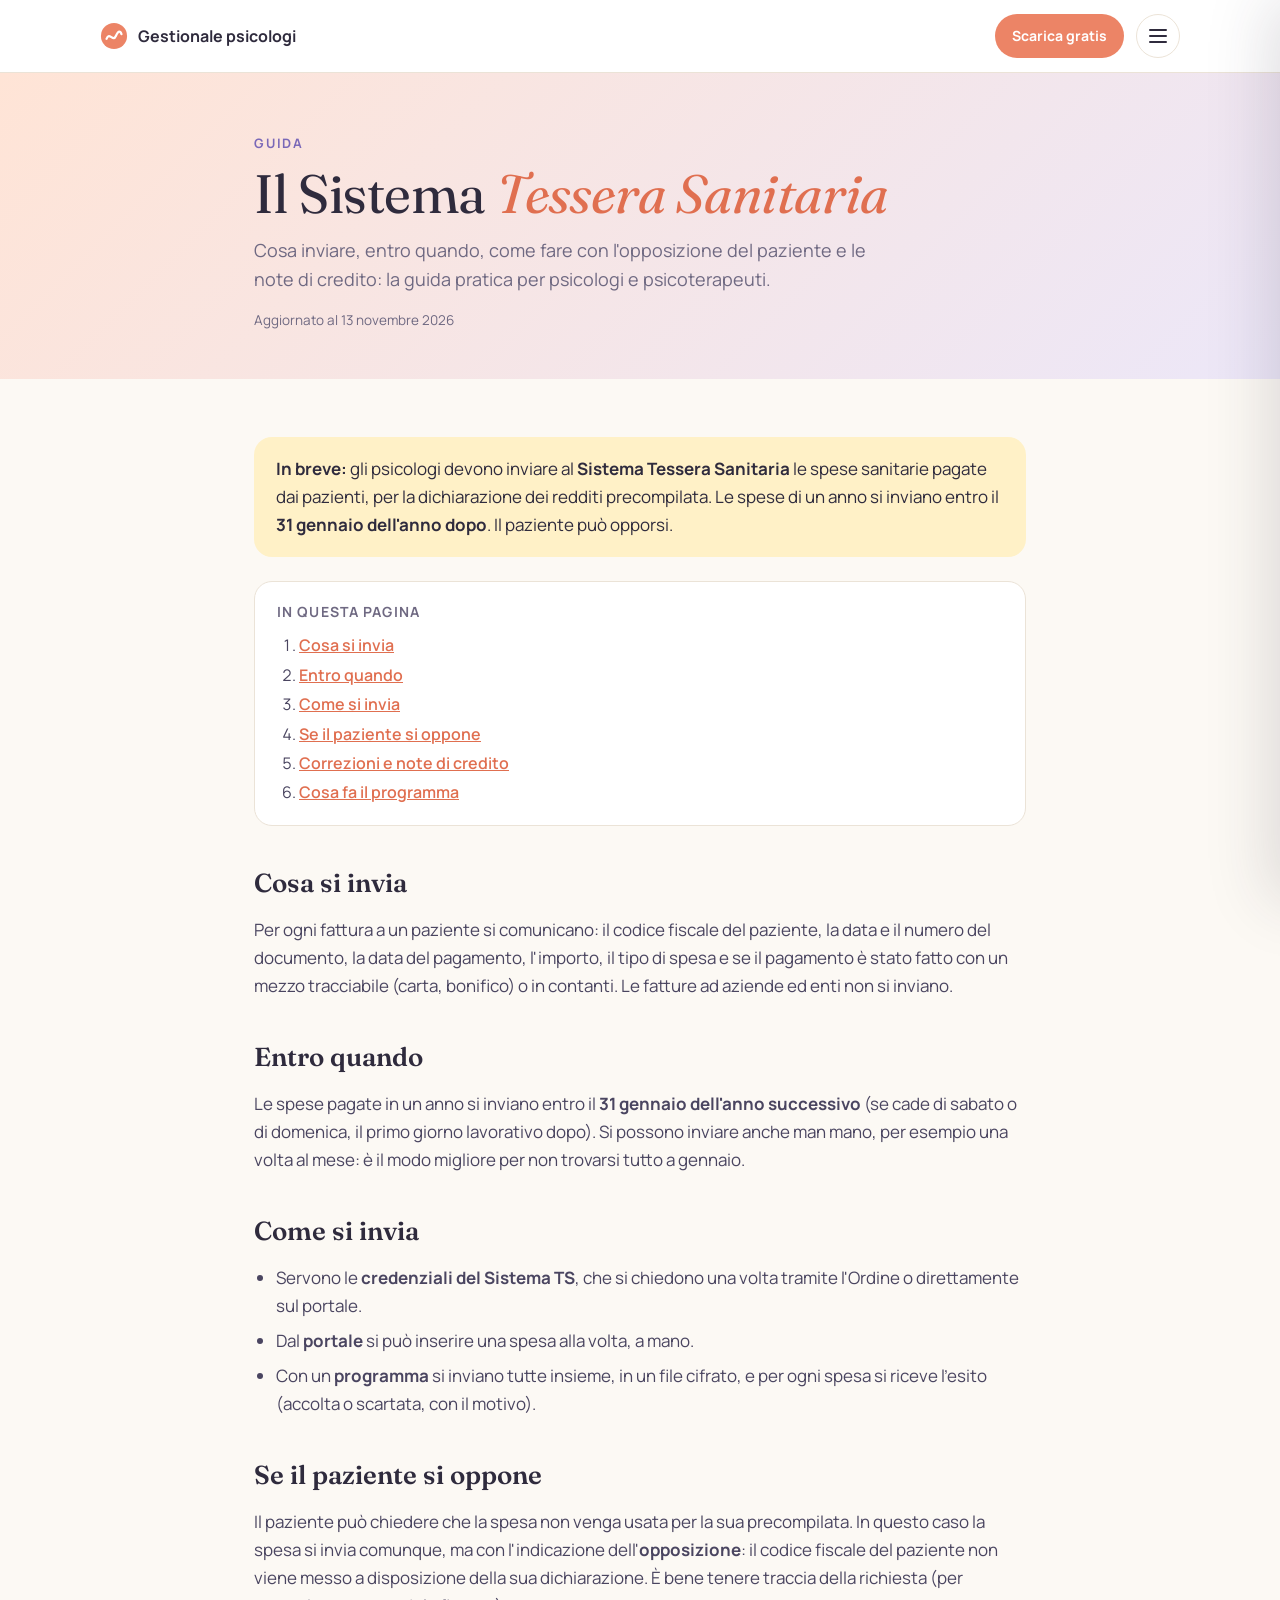
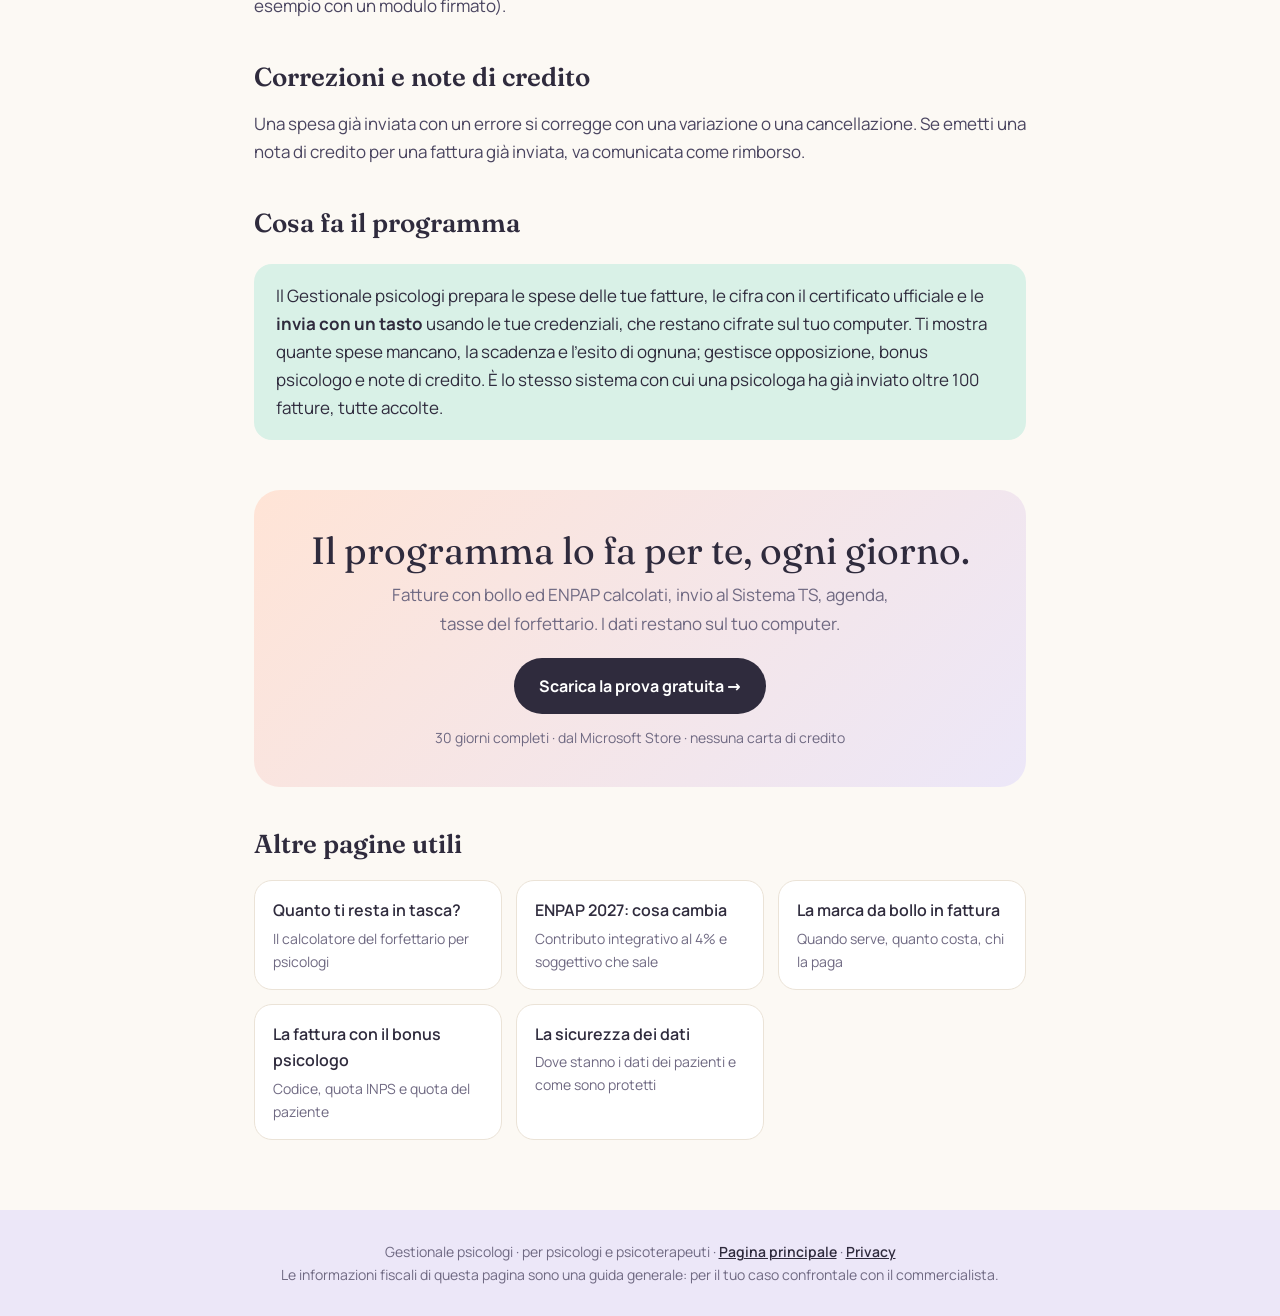
<file: guida-sistema-ts.html>
<!doctype html>
<html lang="it">
<head>
<meta charset="utf-8">
<meta name="viewport" content="width=device-width, initial-scale=1">
<title>Il Sistema Tessera Sanitaria per psicologi: cosa inviare e entro quando — Gestionale psicologi</title>
<meta name="description" content="Cosa devono inviare gli psicologi al Sistema Tessera Sanitaria, la scadenza del 31 gennaio, come si invia, l&#x27;opposizione del paziente e le correzioni.">
<link rel="canonical" href="https://paolocampanella1990-lab.github.io/guida-sistema-ts.html">
<meta property="og:type" content="article"><meta property="og:site_name" content="Gestionale psicologi"><meta property="og:locale" content="it_IT">
<meta property="og:title" content="Il Sistema Tessera Sanitaria per psicologi: cosa inviare e entro quando"><meta property="og:description" content="Cosa devono inviare gli psicologi al Sistema Tessera Sanitaria, la scadenza del 31 gennaio, come si invia, l&#x27;opposizione del paziente e le correzioni.">
<meta property="og:url" content="https://paolocampanella1990-lab.github.io/guida-sistema-ts.html"><meta property="og:image" content="https://paolocampanella1990-lab.github.io/anteprima.jpg"><meta name="twitter:card" content="summary_large_image">
<link rel="icon" href="favicon.svg" type="image/svg+xml"><link rel="icon" href="favicon-32.png" sizes="32x32" type="image/png"><link rel="apple-touch-icon" href="apple-touch-icon.png">
<meta name="theme-color" content="#fcf9f4">
<script type="application/ld+json">{"@context": "https://schema.org", "@type": "Article", "headline": "Il Sistema Tessera Sanitaria per psicologi: cosa inviare e entro quando", "description": "Cosa devono inviare gli psicologi al Sistema Tessera Sanitaria, la scadenza del 31 gennaio, come si invia, l'opposizione del paziente e le correzioni.", "inLanguage": "it-IT", "url": "https://paolocampanella1990-lab.github.io/guida-sistema-ts.html", "datePublished": "2026-11-13", "dateModified": "2026-11-13", "author": {"@type": "Person", "name": "Paolo Campanella"}, "publisher": {"@type": "Person", "name": "Paolo Campanella"}}</script>
<style>
@font-face {
  font-family: 'Fraunces';
  font-style: italic;
  font-weight: 400;
  font-display: swap;
  src: url(fraunces-italic-latin-ext.woff2) format('woff2');
  unicode-range: U+0100-02BA, U+02BD-02C5, U+02C7-02CC, U+02CE-02D7, U+02DD-02FF, U+0304, U+0308, U+0329, U+1D00-1DBF, U+1E00-1E9F, U+1EF2-1EFF, U+2020, U+20A0-20AB, U+20AD-20C4, U+2113, U+2C60-2C7F, U+A720-A7FF;
}
@font-face {
  font-family: 'Fraunces';
  font-style: italic;
  font-weight: 400;
  font-display: swap;
  src: url(fraunces-italic-latin.woff2) format('woff2');
  unicode-range: U+0000-00FF, U+0131, U+0152-0153, U+02BB-02BC, U+02C6, U+02DA, U+02DC, U+0304, U+0308, U+0329, U+2000-206F, U+20AC, U+2122, U+2191, U+2193, U+2212, U+2215, U+FEFF, U+FFFD;
}
@font-face {
  font-family: 'Fraunces';
  font-style: italic;
  font-weight: 600;
  font-display: swap;
  src: url(fraunces-italic-latin-ext.woff2) format('woff2');
  unicode-range: U+0100-02BA, U+02BD-02C5, U+02C7-02CC, U+02CE-02D7, U+02DD-02FF, U+0304, U+0308, U+0329, U+1D00-1DBF, U+1E00-1E9F, U+1EF2-1EFF, U+2020, U+20A0-20AB, U+20AD-20C4, U+2113, U+2C60-2C7F, U+A720-A7FF;
}
@font-face {
  font-family: 'Fraunces';
  font-style: italic;
  font-weight: 600;
  font-display: swap;
  src: url(fraunces-italic-latin.woff2) format('woff2');
  unicode-range: U+0000-00FF, U+0131, U+0152-0153, U+02BB-02BC, U+02C6, U+02DA, U+02DC, U+0304, U+0308, U+0329, U+2000-206F, U+20AC, U+2122, U+2191, U+2193, U+2212, U+2215, U+FEFF, U+FFFD;
}
@font-face {
  font-family: 'Fraunces';
  font-style: normal;
  font-weight: 400;
  font-display: swap;
  src: url(fraunces-normal-latin-ext.woff2) format('woff2');
  unicode-range: U+0100-02BA, U+02BD-02C5, U+02C7-02CC, U+02CE-02D7, U+02DD-02FF, U+0304, U+0308, U+0329, U+1D00-1DBF, U+1E00-1E9F, U+1EF2-1EFF, U+2020, U+20A0-20AB, U+20AD-20C4, U+2113, U+2C60-2C7F, U+A720-A7FF;
}
@font-face {
  font-family: 'Fraunces';
  font-style: normal;
  font-weight: 400;
  font-display: swap;
  src: url(fraunces-normal-latin.woff2) format('woff2');
  unicode-range: U+0000-00FF, U+0131, U+0152-0153, U+02BB-02BC, U+02C6, U+02DA, U+02DC, U+0304, U+0308, U+0329, U+2000-206F, U+20AC, U+2122, U+2191, U+2193, U+2212, U+2215, U+FEFF, U+FFFD;
}
@font-face {
  font-family: 'Fraunces';
  font-style: normal;
  font-weight: 600;
  font-display: swap;
  src: url(fraunces-normal-latin-ext.woff2) format('woff2');
  unicode-range: U+0100-02BA, U+02BD-02C5, U+02C7-02CC, U+02CE-02D7, U+02DD-02FF, U+0304, U+0308, U+0329, U+1D00-1DBF, U+1E00-1E9F, U+1EF2-1EFF, U+2020, U+20A0-20AB, U+20AD-20C4, U+2113, U+2C60-2C7F, U+A720-A7FF;
}
@font-face {
  font-family: 'Fraunces';
  font-style: normal;
  font-weight: 600;
  font-display: swap;
  src: url(fraunces-normal-latin.woff2) format('woff2');
  unicode-range: U+0000-00FF, U+0131, U+0152-0153, U+02BB-02BC, U+02C6, U+02DA, U+02DC, U+0304, U+0308, U+0329, U+2000-206F, U+20AC, U+2122, U+2191, U+2193, U+2212, U+2215, U+FEFF, U+FFFD;
}
@font-face {
  font-family: 'Manrope';
  font-style: normal;
  font-weight: 400;
  font-display: swap;
  src: url(manrope-normal-latin-ext.woff2) format('woff2');
  unicode-range: U+0100-02BA, U+02BD-02C5, U+02C7-02CC, U+02CE-02D7, U+02DD-02FF, U+0304, U+0308, U+0329, U+1D00-1DBF, U+1E00-1E9F, U+1EF2-1EFF, U+2020, U+20A0-20AB, U+20AD-20C4, U+2113, U+2C60-2C7F, U+A720-A7FF;
}
@font-face {
  font-family: 'Manrope';
  font-style: normal;
  font-weight: 400;
  font-display: swap;
  src: url(manrope-normal-latin.woff2) format('woff2');
  unicode-range: U+0000-00FF, U+0131, U+0152-0153, U+02BB-02BC, U+02C6, U+02DA, U+02DC, U+0304, U+0308, U+0329, U+2000-206F, U+20AC, U+2122, U+2191, U+2193, U+2212, U+2215, U+FEFF, U+FFFD;
}
@font-face {
  font-family: 'Manrope';
  font-style: normal;
  font-weight: 500;
  font-display: swap;
  src: url(manrope-normal-latin-ext.woff2) format('woff2');
  unicode-range: U+0100-02BA, U+02BD-02C5, U+02C7-02CC, U+02CE-02D7, U+02DD-02FF, U+0304, U+0308, U+0329, U+1D00-1DBF, U+1E00-1E9F, U+1EF2-1EFF, U+2020, U+20A0-20AB, U+20AD-20C4, U+2113, U+2C60-2C7F, U+A720-A7FF;
}
@font-face {
  font-family: 'Manrope';
  font-style: normal;
  font-weight: 500;
  font-display: swap;
  src: url(manrope-normal-latin.woff2) format('woff2');
  unicode-range: U+0000-00FF, U+0131, U+0152-0153, U+02BB-02BC, U+02C6, U+02DA, U+02DC, U+0304, U+0308, U+0329, U+2000-206F, U+20AC, U+2122, U+2191, U+2193, U+2212, U+2215, U+FEFF, U+FFFD;
}
@font-face {
  font-family: 'Manrope';
  font-style: normal;
  font-weight: 600;
  font-display: swap;
  src: url(manrope-normal-latin-ext.woff2) format('woff2');
  unicode-range: U+0100-02BA, U+02BD-02C5, U+02C7-02CC, U+02CE-02D7, U+02DD-02FF, U+0304, U+0308, U+0329, U+1D00-1DBF, U+1E00-1E9F, U+1EF2-1EFF, U+2020, U+20A0-20AB, U+20AD-20C4, U+2113, U+2C60-2C7F, U+A720-A7FF;
}
@font-face {
  font-family: 'Manrope';
  font-style: normal;
  font-weight: 600;
  font-display: swap;
  src: url(manrope-normal-latin.woff2) format('woff2');
  unicode-range: U+0000-00FF, U+0131, U+0152-0153, U+02BB-02BC, U+02C6, U+02DA, U+02DC, U+0304, U+0308, U+0329, U+2000-206F, U+20AC, U+2122, U+2191, U+2193, U+2212, U+2215, U+FEFF, U+FFFD;
}
@font-face {
  font-family: 'Manrope';
  font-style: normal;
  font-weight: 700;
  font-display: swap;
  src: url(manrope-normal-latin-ext.woff2) format('woff2');
  unicode-range: U+0100-02BA, U+02BD-02C5, U+02C7-02CC, U+02CE-02D7, U+02DD-02FF, U+0304, U+0308, U+0329, U+1D00-1DBF, U+1E00-1E9F, U+1EF2-1EFF, U+2020, U+20A0-20AB, U+20AD-20C4, U+2113, U+2C60-2C7F, U+A720-A7FF;
}
@font-face {
  font-family: 'Manrope';
  font-style: normal;
  font-weight: 700;
  font-display: swap;
  src: url(manrope-normal-latin.woff2) format('woff2');
  unicode-range: U+0000-00FF, U+0131, U+0152-0153, U+02BB-02BC, U+02C6, U+02DA, U+02DC, U+0304, U+0308, U+0329, U+2000-206F, U+20AC, U+2122, U+2191, U+2193, U+2212, U+2215, U+FEFF, U+FFFD;
}


:root{--ink:#2f2b3d;--muted:#6f6982;--soft:#9a94ab;--paper:#fcf9f4;--panna:#f5efe6;--line:#ebe3d7;--lav:#ece7f8;--lav2:#ddd5f2;--pesca:#ffe4d6;--pesca2:#ffd2bd;--menta:#d9f1e7;--cielo:#dfedf9;--burro:#fff1c7;--filo:#ec8466;--filo2:#e06f50;--viola:#7a68b8;--verde:#2e8a66;
  --serif:'Fraunces',Georgia,serif;--sans:'Manrope',system-ui,-apple-system,'Segoe UI',sans-serif}
*{box-sizing:border-box}
body{margin:0;font-family:var(--sans);color:var(--ink);background:var(--paper);line-height:1.65;-webkit-font-smoothing:antialiased;overflow-x:hidden}
a{color:var(--filo2);font-weight:600}
.wrap{max-width:820px;margin:0 auto;padding:0 24px}
.largo{max-width:1080px}
header{border-bottom:1px solid var(--line);background:#fffffff0;position:sticky;top:0;z-index:40;backdrop-filter:blur(8px)}
.nav{display:flex;align-items:center;gap:12px;padding:14px 0}
.nav .logo{display:flex;align-items:center;gap:10px;text-decoration:none;color:var(--ink);font-weight:700;flex:1}
.btn{display:inline-flex;align-items:center;gap:10px;padding:14px 24px;border-radius:999px;font-weight:700;text-decoration:none;font-size:16px;border:1.5px solid transparent;transition:transform .2s,background .2s,box-shadow .2s;cursor:pointer;font-family:inherit}
.btn:hover{transform:translateY(-2px);box-shadow:0 10px 24px #2f2b3d1f}
.btn-filo{background:var(--filo);color:#fff}.btn-filo:hover{background:var(--filo2)}
.btn-ghost{border-color:var(--ink);color:var(--ink);background:#ffffff80}
.nav .btn{padding:9px 16px;font-size:14px}
.testa{padding:56px 0 34px;background:linear-gradient(135deg,var(--pesca),var(--lav))}
.eyebrow{font-size:13px;font-weight:700;letter-spacing:.14em;text-transform:uppercase;color:var(--viola)}
h1{font-family:var(--serif);font-weight:400;font-size:clamp(34px,5vw,54px);line-height:1.08;margin:10px 0 12px;letter-spacing:-.01em}
h1 em{color:var(--filo2)}
.testa p.sub{color:var(--muted);margin:0;font-size:18px;max-width:640px}
.agg{font-size:13.5px;color:var(--muted);margin-top:14px}
main{padding:34px 0 70px}
h2{font-family:var(--serif);font-weight:600;font-size:26px;line-height:1.2;margin:42px 0 10px}
h3{font-size:18px;margin:26px 0 6px}
p,li{color:#4a4560;font-size:17px}
ul,ol{padding-left:22px}
li{margin:7px 0}
.box{border-radius:18px;padding:18px 22px;margin:24px 0}
.box p{margin:0;color:var(--ink)}
.box.menta{background:var(--menta)}.box.lav{background:var(--lav)}.box.burro{background:var(--burro)}.box.pesca{background:var(--pesca)}.box.cielo{background:var(--cielo)}
.box b{color:var(--ink)}
.indice{background:#fff;border:1px solid var(--line);border-radius:18px;padding:16px 22px;margin:8px 0 10px}
.indice b{font-size:14px;color:var(--muted);text-transform:uppercase;letter-spacing:.08em}
.indice ol{margin:8px 0 0}.indice li{margin:3px 0;font-size:16px}
table{width:100%;border-collapse:collapse;margin:18px 0;font-size:16px;background:#fff;border-radius:14px;overflow:hidden;border:1px solid var(--line)}
th,td{padding:11px 14px;text-align:left;border-bottom:1px solid var(--line)}
th{background:var(--panna);font-size:14px}
td.n,th.n{text-align:right;white-space:nowrap}
.cta-fine{margin:50px 0 0;background:linear-gradient(135deg,var(--pesca),var(--lav));border-radius:26px;padding:38px 30px;text-align:center}
.cta-fine h2{margin:0 0 8px;font-weight:400;font-size:clamp(26px,3.6vw,38px)}
.cta-fine p{margin:0 auto 20px;max-width:520px;color:var(--muted)}
.cta-fine .btn{background:var(--ink);color:#fff}
.cta-fine small{display:block;margin-top:12px;color:var(--muted);font-size:14px}
.altre{display:grid;grid-template-columns:repeat(auto-fit,minmax(220px,1fr));gap:14px;margin-top:20px}
.altre a{display:block;background:#fff;border:1px solid var(--line);border-radius:18px;padding:16px 18px;text-decoration:none;color:var(--ink);transition:transform .15s,box-shadow .15s}
.altre a:hover{transform:translateY(-2px);box-shadow:0 12px 26px #2f2b3d14}
.altre a small{display:block;color:var(--muted);font-weight:400;font-size:14px;margin-top:3px}
.nota{font-size:14px;color:var(--muted)}
footer{background:var(--lav);color:var(--muted);font-size:14px;padding:30px 0;text-align:center}
footer a{color:var(--ink)}
@media(max-width:600px){.nav .btn{display:none}h2{font-size:23px}p,li{font-size:16px}table{font-size:14px}th,td{padding:9px 9px}td.n,th.n{white-space:normal}.wrap{padding:0 16px}}

</style>
<link rel="stylesheet" href="comune.css?v=20261113b">
</head>
<body>
<header><div class="wrap largo nav"><a class="logo" href="./"><svg width="28" height="28" viewBox="0 0 30 30" aria-hidden="true"><circle cx="15" cy="15" r="14" fill="#ec8466"/><path d="M7 18c3-8 7 4 10-3s5-5 6-2" stroke="#fff" stroke-width="2.4" fill="none" stroke-linecap="round"/></svg><span>Gestionale psicologi</span></a><a class="btn btn-filo" href="./#prova" data-scarica>Scarica gratis</a></div></header>
<section class="testa"><div class="wrap">
  <span class="eyebrow">Guida</span>
  <h1>Il Sistema <em>Tessera Sanitaria</em></h1>
  <p class="sub">Cosa inviare, entro quando, come fare con l'opposizione del paziente e le note di credito: la guida pratica per psicologi e psicoterapeuti.</p>
  <p class="agg">Aggiornato al 13 novembre 2026</p>
</div></section>
<main><div class="wrap">

<div class="box burro"><p><b>In breve:</b> gli psicologi devono inviare al <b>Sistema Tessera Sanitaria</b> le spese sanitarie pagate dai pazienti, per la dichiarazione dei redditi precompilata. Le spese di un anno si inviano entro il <b>31 gennaio dell'anno dopo</b>. Il paziente può opporsi.</p></div>
<div class="indice"><b>In questa pagina</b><ol><li><a href="#cosa">Cosa si invia</a></li><li><a href="#quando">Entro quando</a></li><li><a href="#come">Come si invia</a></li><li><a href="#opposizione">Se il paziente si oppone</a></li><li><a href="#errori">Correzioni e note di credito</a></li><li><a href="#programma">Cosa fa il programma</a></li></ol></div>

<h2 id="cosa">Cosa si invia</h2>
<p>Per ogni fattura a un paziente si comunicano: il codice fiscale del paziente, la data e il numero del documento, la data del pagamento, l'importo, il tipo di spesa e se il pagamento è stato fatto con un mezzo tracciabile (carta, bonifico) o in contanti. Le fatture ad aziende ed enti non si inviano.</p>

<h2 id="quando">Entro quando</h2>
<p>Le spese pagate in un anno si inviano entro il <b>31 gennaio dell'anno successivo</b> (se cade di sabato o di domenica, il primo giorno lavorativo dopo). Si possono inviare anche man mano, per esempio una volta al mese: è il modo migliore per non trovarsi tutto a gennaio.</p>

<h2 id="come">Come si invia</h2>
<ul>
  <li>Servono le <b>credenziali del Sistema TS</b>, che si chiedono una volta tramite l'Ordine o direttamente sul portale.</li>
  <li>Dal <b>portale</b> si può inserire una spesa alla volta, a mano.</li>
  <li>Con un <b>programma</b> si inviano tutte insieme, in un file cifrato, e per ogni spesa si riceve l'esito (accolta o scartata, con il motivo).</li>
</ul>

<h2 id="opposizione">Se il paziente si oppone</h2>
<p>Il paziente può chiedere che la spesa non venga usata per la sua precompilata. In questo caso la spesa si invia comunque, ma con l'indicazione dell'<b>opposizione</b>: il codice fiscale del paziente non viene messo a disposizione della sua dichiarazione. È bene tenere traccia della richiesta (per esempio con un modulo firmato).</p>

<h2 id="errori">Correzioni e note di credito</h2>
<p>Una spesa già inviata con un errore si corregge con una variazione o una cancellazione. Se emetti una nota di credito per una fattura già inviata, va comunicata come rimborso.</p>

<h2 id="programma">Cosa fa il programma</h2>
<div class="box menta"><p>Il Gestionale psicologi prepara le spese delle tue fatture, le cifra con il certificato ufficiale e le <b>invia con un tasto</b> usando le tue credenziali, che restano cifrate sul tuo computer. Ti mostra quante spese mancano, la scadenza e l'esito di ognuna; gestisce opposizione, bonus psicologo e note di credito. È lo stesso sistema con cui una psicologa ha già inviato oltre 100 fatture, tutte accolte.</p></div>

<section class="cta-fine">
  <h2>Il programma lo fa per te, ogni giorno.</h2>
  <p>Fatture con bollo ed ENPAP calcolati, invio al Sistema TS, agenda, tasse del forfettario. I dati restano sul tuo computer.</p>
  <a class="btn" href="./#prova" data-scarica>Scarica la prova gratuita →</a>
  <small>30 giorni completi · dal Microsoft Store · nessuna carta di credito</small>
</section>
<h2>Altre pagine utili</h2>
<div class="altre"><a href="calcolatore.html">Quanto ti resta in tasca?<small>Il calcolatore del forfettario per psicologi</small></a><a href="guida-enpap-2027.html">ENPAP 2027: cosa cambia<small>Contributo integrativo al 4% e soggettivo che sale</small></a><a href="guida-marca-da-bollo.html">La marca da bollo in fattura<small>Quando serve, quanto costa, chi la paga</small></a><a href="guida-bonus-psicologo.html">La fattura con il bonus psicologo<small>Codice, quota INPS e quota del paziente</small></a><a href="sicurezza.html">La sicurezza dei dati<small>Dove stanno i dati dei pazienti e come sono protetti</small></a></div>
</div></main>
<footer><div class="wrap">Gestionale psicologi · per psicologi e psicoterapeuti · <a href="./">Pagina principale</a> · <a href="privacy.html">Privacy</a><br>Le informazioni fiscali di questa pagina sono una guida generale: per il tuo caso confrontale con il commercialista.</div></footer>

<script src="comune.js?v=20261113b"></script>
</body>
</html>
</file>
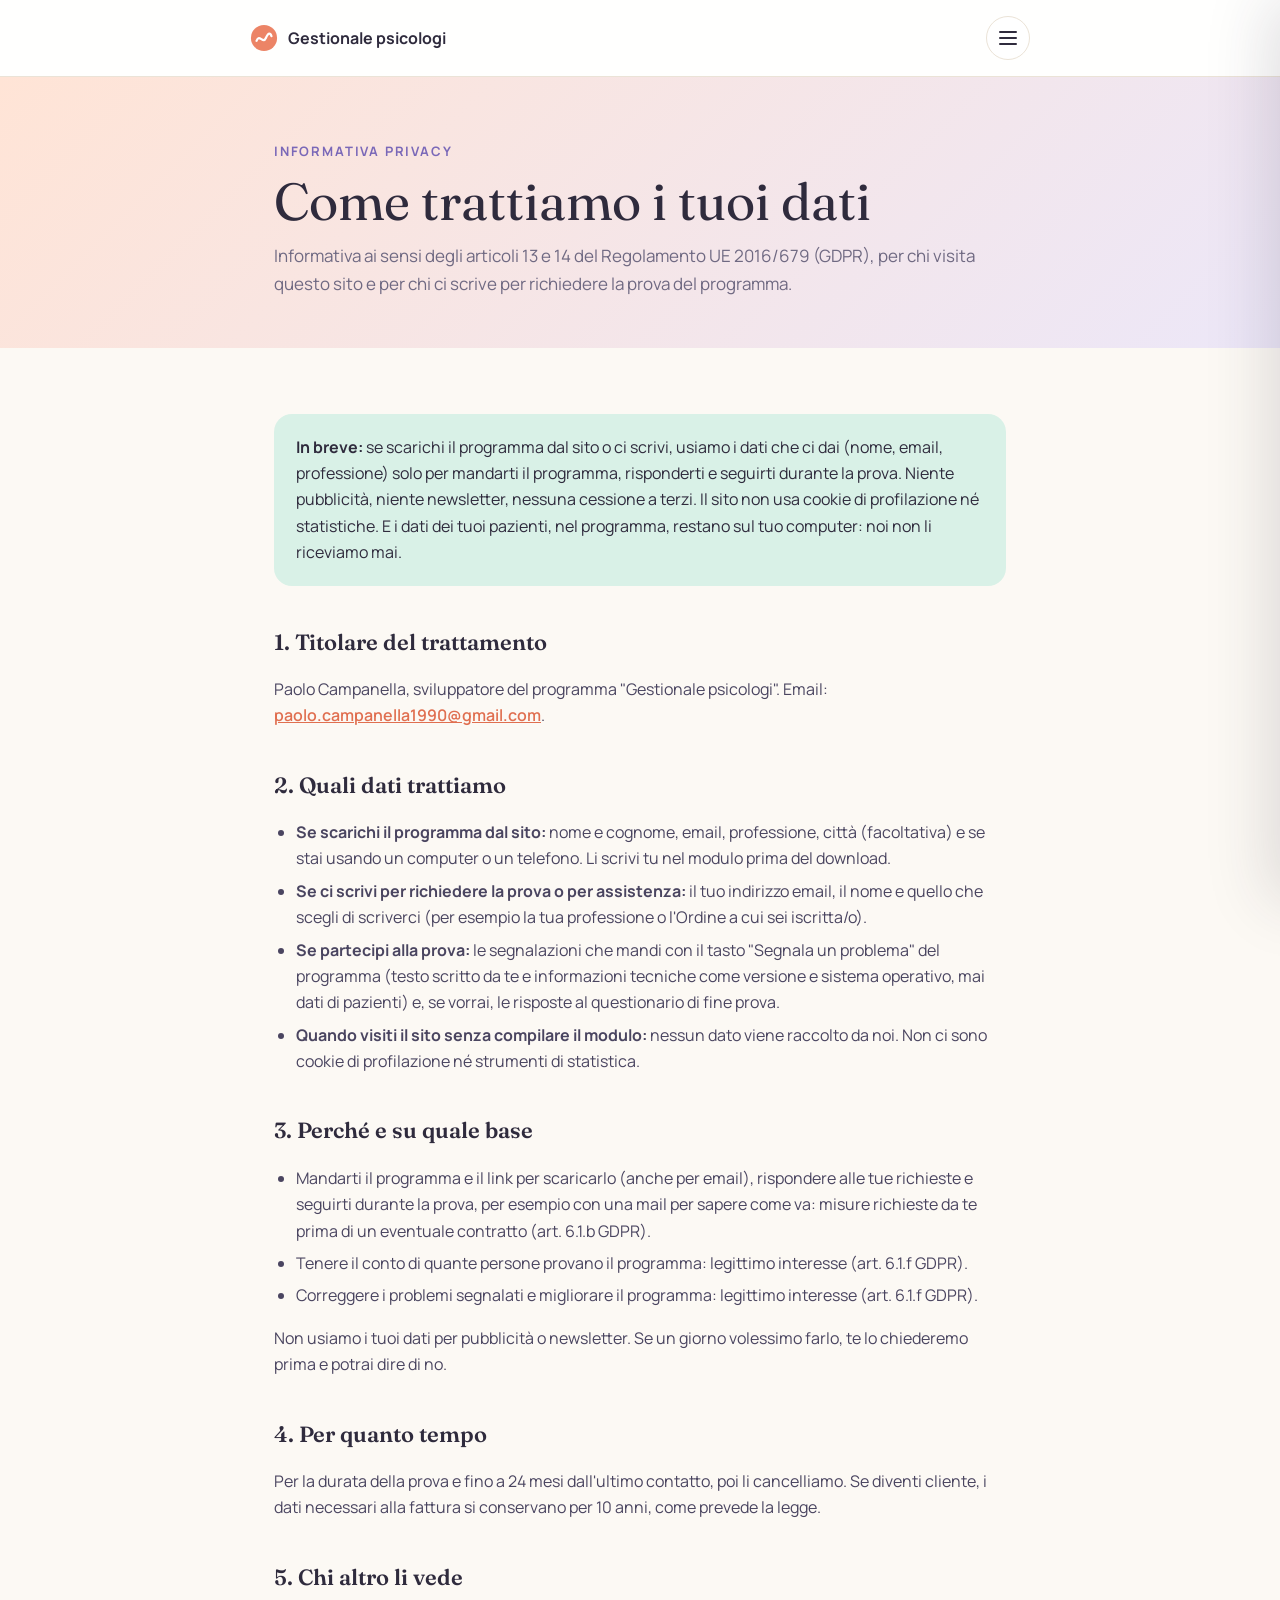
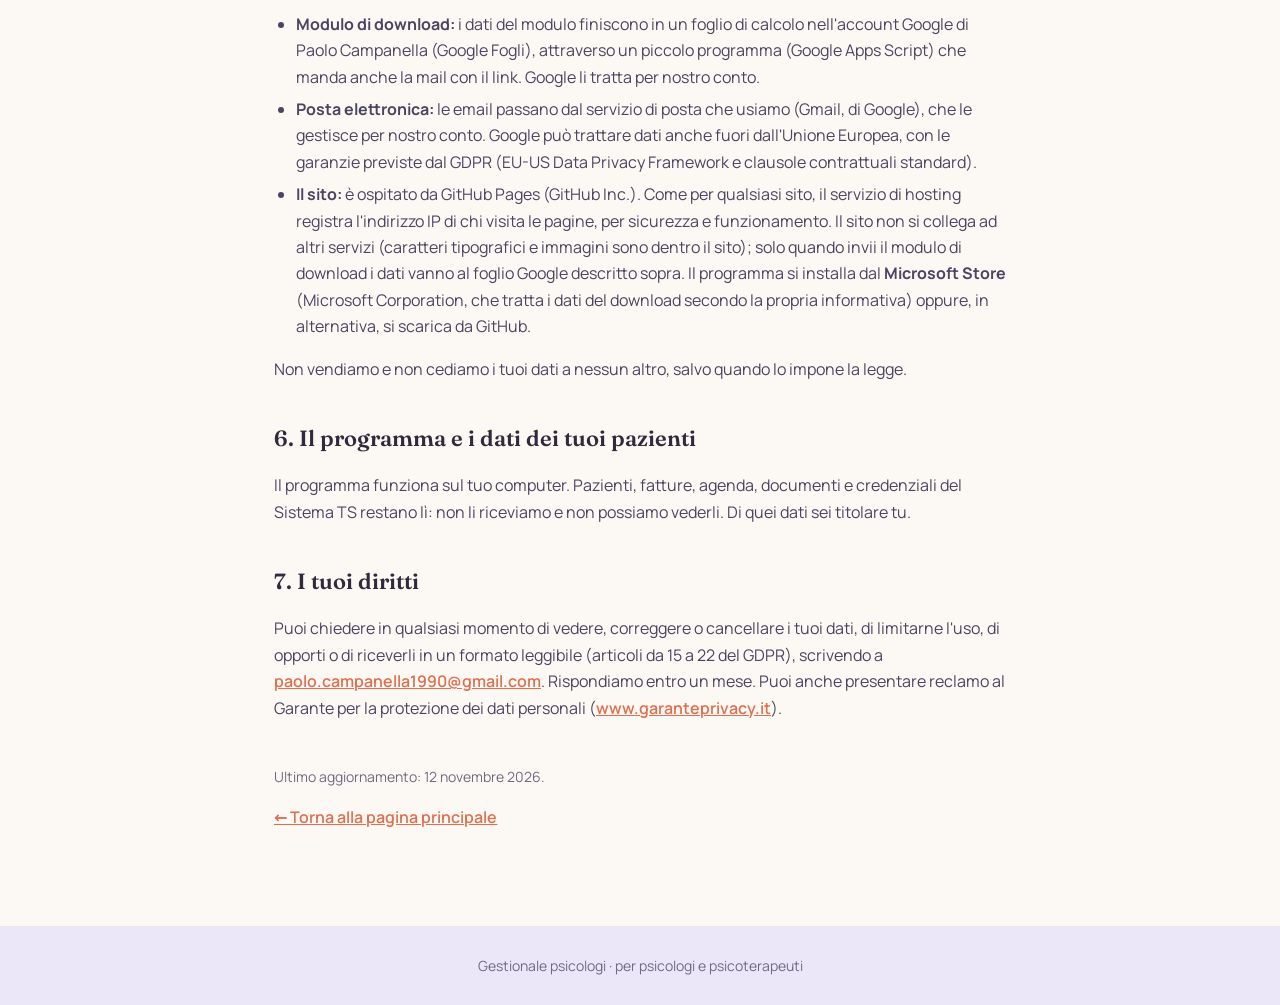
<file: privacy.html>
<!doctype html>
<html lang="it">
<head>
<meta charset="utf-8">
<meta name="viewport" content="width=device-width, initial-scale=1">
<title>Informativa privacy — Gestionale psicologi</title>
<meta name="description" content="Informativa sul trattamento dei dati personali di chi visita il sito e di chi richiede la prova del Gestionale psicologi.">
<link rel="icon" href="favicon.svg" type="image/svg+xml">
<link rel="icon" href="favicon-32.png" sizes="32x32" type="image/png">
<link rel="apple-touch-icon" href="apple-touch-icon.png">
<meta name="theme-color" content="#fcf9f4">
<style>
@font-face {
  font-family: 'Fraunces';
  font-style: italic;
  font-weight: 400;
  font-display: swap;
  src: url(fraunces-italic-latin-ext.woff2) format('woff2');
  unicode-range: U+0100-02BA, U+02BD-02C5, U+02C7-02CC, U+02CE-02D7, U+02DD-02FF, U+0304, U+0308, U+0329, U+1D00-1DBF, U+1E00-1E9F, U+1EF2-1EFF, U+2020, U+20A0-20AB, U+20AD-20C4, U+2113, U+2C60-2C7F, U+A720-A7FF;
}
@font-face {
  font-family: 'Fraunces';
  font-style: italic;
  font-weight: 400;
  font-display: swap;
  src: url(fraunces-italic-latin.woff2) format('woff2');
  unicode-range: U+0000-00FF, U+0131, U+0152-0153, U+02BB-02BC, U+02C6, U+02DA, U+02DC, U+0304, U+0308, U+0329, U+2000-206F, U+20AC, U+2122, U+2191, U+2193, U+2212, U+2215, U+FEFF, U+FFFD;
}
@font-face {
  font-family: 'Fraunces';
  font-style: italic;
  font-weight: 600;
  font-display: swap;
  src: url(fraunces-italic-latin-ext.woff2) format('woff2');
  unicode-range: U+0100-02BA, U+02BD-02C5, U+02C7-02CC, U+02CE-02D7, U+02DD-02FF, U+0304, U+0308, U+0329, U+1D00-1DBF, U+1E00-1E9F, U+1EF2-1EFF, U+2020, U+20A0-20AB, U+20AD-20C4, U+2113, U+2C60-2C7F, U+A720-A7FF;
}
@font-face {
  font-family: 'Fraunces';
  font-style: italic;
  font-weight: 600;
  font-display: swap;
  src: url(fraunces-italic-latin.woff2) format('woff2');
  unicode-range: U+0000-00FF, U+0131, U+0152-0153, U+02BB-02BC, U+02C6, U+02DA, U+02DC, U+0304, U+0308, U+0329, U+2000-206F, U+20AC, U+2122, U+2191, U+2193, U+2212, U+2215, U+FEFF, U+FFFD;
}
@font-face {
  font-family: 'Fraunces';
  font-style: normal;
  font-weight: 400;
  font-display: swap;
  src: url(fraunces-normal-latin-ext.woff2) format('woff2');
  unicode-range: U+0100-02BA, U+02BD-02C5, U+02C7-02CC, U+02CE-02D7, U+02DD-02FF, U+0304, U+0308, U+0329, U+1D00-1DBF, U+1E00-1E9F, U+1EF2-1EFF, U+2020, U+20A0-20AB, U+20AD-20C4, U+2113, U+2C60-2C7F, U+A720-A7FF;
}
@font-face {
  font-family: 'Fraunces';
  font-style: normal;
  font-weight: 400;
  font-display: swap;
  src: url(fraunces-normal-latin.woff2) format('woff2');
  unicode-range: U+0000-00FF, U+0131, U+0152-0153, U+02BB-02BC, U+02C6, U+02DA, U+02DC, U+0304, U+0308, U+0329, U+2000-206F, U+20AC, U+2122, U+2191, U+2193, U+2212, U+2215, U+FEFF, U+FFFD;
}
@font-face {
  font-family: 'Fraunces';
  font-style: normal;
  font-weight: 600;
  font-display: swap;
  src: url(fraunces-normal-latin-ext.woff2) format('woff2');
  unicode-range: U+0100-02BA, U+02BD-02C5, U+02C7-02CC, U+02CE-02D7, U+02DD-02FF, U+0304, U+0308, U+0329, U+1D00-1DBF, U+1E00-1E9F, U+1EF2-1EFF, U+2020, U+20A0-20AB, U+20AD-20C4, U+2113, U+2C60-2C7F, U+A720-A7FF;
}
@font-face {
  font-family: 'Fraunces';
  font-style: normal;
  font-weight: 600;
  font-display: swap;
  src: url(fraunces-normal-latin.woff2) format('woff2');
  unicode-range: U+0000-00FF, U+0131, U+0152-0153, U+02BB-02BC, U+02C6, U+02DA, U+02DC, U+0304, U+0308, U+0329, U+2000-206F, U+20AC, U+2122, U+2191, U+2193, U+2212, U+2215, U+FEFF, U+FFFD;
}
@font-face {
  font-family: 'Manrope';
  font-style: normal;
  font-weight: 400;
  font-display: swap;
  src: url(manrope-normal-latin-ext.woff2) format('woff2');
  unicode-range: U+0100-02BA, U+02BD-02C5, U+02C7-02CC, U+02CE-02D7, U+02DD-02FF, U+0304, U+0308, U+0329, U+1D00-1DBF, U+1E00-1E9F, U+1EF2-1EFF, U+2020, U+20A0-20AB, U+20AD-20C4, U+2113, U+2C60-2C7F, U+A720-A7FF;
}
@font-face {
  font-family: 'Manrope';
  font-style: normal;
  font-weight: 400;
  font-display: swap;
  src: url(manrope-normal-latin.woff2) format('woff2');
  unicode-range: U+0000-00FF, U+0131, U+0152-0153, U+02BB-02BC, U+02C6, U+02DA, U+02DC, U+0304, U+0308, U+0329, U+2000-206F, U+20AC, U+2122, U+2191, U+2193, U+2212, U+2215, U+FEFF, U+FFFD;
}
@font-face {
  font-family: 'Manrope';
  font-style: normal;
  font-weight: 500;
  font-display: swap;
  src: url(manrope-normal-latin-ext.woff2) format('woff2');
  unicode-range: U+0100-02BA, U+02BD-02C5, U+02C7-02CC, U+02CE-02D7, U+02DD-02FF, U+0304, U+0308, U+0329, U+1D00-1DBF, U+1E00-1E9F, U+1EF2-1EFF, U+2020, U+20A0-20AB, U+20AD-20C4, U+2113, U+2C60-2C7F, U+A720-A7FF;
}
@font-face {
  font-family: 'Manrope';
  font-style: normal;
  font-weight: 500;
  font-display: swap;
  src: url(manrope-normal-latin.woff2) format('woff2');
  unicode-range: U+0000-00FF, U+0131, U+0152-0153, U+02BB-02BC, U+02C6, U+02DA, U+02DC, U+0304, U+0308, U+0329, U+2000-206F, U+20AC, U+2122, U+2191, U+2193, U+2212, U+2215, U+FEFF, U+FFFD;
}
@font-face {
  font-family: 'Manrope';
  font-style: normal;
  font-weight: 600;
  font-display: swap;
  src: url(manrope-normal-latin-ext.woff2) format('woff2');
  unicode-range: U+0100-02BA, U+02BD-02C5, U+02C7-02CC, U+02CE-02D7, U+02DD-02FF, U+0304, U+0308, U+0329, U+1D00-1DBF, U+1E00-1E9F, U+1EF2-1EFF, U+2020, U+20A0-20AB, U+20AD-20C4, U+2113, U+2C60-2C7F, U+A720-A7FF;
}
@font-face {
  font-family: 'Manrope';
  font-style: normal;
  font-weight: 600;
  font-display: swap;
  src: url(manrope-normal-latin.woff2) format('woff2');
  unicode-range: U+0000-00FF, U+0131, U+0152-0153, U+02BB-02BC, U+02C6, U+02DA, U+02DC, U+0304, U+0308, U+0329, U+2000-206F, U+20AC, U+2122, U+2191, U+2193, U+2212, U+2215, U+FEFF, U+FFFD;
}
@font-face {
  font-family: 'Manrope';
  font-style: normal;
  font-weight: 700;
  font-display: swap;
  src: url(manrope-normal-latin-ext.woff2) format('woff2');
  unicode-range: U+0100-02BA, U+02BD-02C5, U+02C7-02CC, U+02CE-02D7, U+02DD-02FF, U+0304, U+0308, U+0329, U+1D00-1DBF, U+1E00-1E9F, U+1EF2-1EFF, U+2020, U+20A0-20AB, U+20AD-20C4, U+2113, U+2C60-2C7F, U+A720-A7FF;
}
@font-face {
  font-family: 'Manrope';
  font-style: normal;
  font-weight: 700;
  font-display: swap;
  src: url(manrope-normal-latin.woff2) format('woff2');
  unicode-range: U+0000-00FF, U+0131, U+0152-0153, U+02BB-02BC, U+02C6, U+02DA, U+02DC, U+0304, U+0308, U+0329, U+2000-206F, U+20AC, U+2122, U+2191, U+2193, U+2212, U+2215, U+FEFF, U+FFFD;
}

:root{--ink:#2f2b3d;--muted:#6f6982;--paper:#fcf9f4;--line:#ebe3d7;--lav:#ece7f8;--pesca:#ffe4d6;--menta:#d9f1e7;--filo:#ec8466;--filo2:#e06f50;--viola:#7a68b8}
*{box-sizing:border-box}
body{margin:0;font-family:'Manrope',system-ui,-apple-system,'Segoe UI',sans-serif;color:var(--ink);background:var(--paper);line-height:1.65;-webkit-font-smoothing:antialiased}
a{color:var(--filo2);font-weight:600}
.wrap{max-width:780px;margin:0 auto;padding:0 24px}
header{border-bottom:1px solid var(--line);background:#fffffff0}
.nav{display:flex;align-items:center;gap:10px;padding:16px 0}
.nav a{display:flex;align-items:center;gap:10px;text-decoration:none;color:var(--ink);font-weight:700}
.testa{padding:60px 0 20px;background:linear-gradient(135deg,var(--pesca),var(--lav))}
.eyebrow{font-size:13px;font-weight:700;letter-spacing:.14em;text-transform:uppercase;color:var(--viola)}
h1{font-family:'Fraunces',Georgia,serif;font-weight:400;font-size:clamp(34px,5vw,52px);line-height:1.08;margin:10px 0 12px}
.testa p{color:var(--muted);margin:0 0 30px;font-size:17px}
main{padding:40px 0 80px}
h2{font-family:'Fraunces',Georgia,serif;font-weight:600;font-size:22px;margin:38px 0 8px}
p,li{color:#4a4560;font-size:16px}
ul{padding-left:22px}
li{margin:6px 0}
.box{background:var(--menta);border-radius:18px;padding:20px 22px;margin:26px 0}
.box p{margin:0;color:var(--ink)}
.data{color:var(--muted);font-size:14px;margin-top:44px}
footer{background:var(--lav);color:var(--muted);font-size:14px;padding:28px 0;text-align:center}
</style>
<link rel="stylesheet" href="comune.css?v=20261113b">
</head>
<body>
<header><div class="wrap nav"><a href="./" style="flex:1"><svg width="28" height="28" viewBox="0 0 30 30" aria-hidden="true"><circle cx="15" cy="15" r="14" fill="#ec8466"/><path d="M7 18c3-8 7 4 10-3s5-5 6-2" stroke="#fff" stroke-width="2.4" fill="none" stroke-linecap="round"/></svg>Gestionale psicologi</a></div></header>

<section class="testa"><div class="wrap">
  <span class="eyebrow">Informativa privacy</span>
  <h1>Come trattiamo i tuoi dati</h1>
  <p>Informativa ai sensi degli articoli 13 e 14 del Regolamento UE 2016/679 (GDPR), per chi visita questo sito e per chi ci scrive per richiedere la prova del programma.</p>
</div></section>

<main><div class="wrap">

  <div class="box"><p><b>In breve:</b> se scarichi il programma dal sito o ci scrivi, usiamo i dati che ci dai (nome, email, professione) solo per mandarti il programma, risponderti e seguirti durante la prova. Niente pubblicità, niente newsletter, nessuna cessione a terzi. Il sito non usa cookie di profilazione né statistiche. E i dati dei tuoi pazienti, nel programma, restano sul tuo computer: noi non li riceviamo mai.</p></div>

  <h2>1. Titolare del trattamento</h2>
  <p>Paolo Campanella, sviluppatore del programma "Gestionale psicologi". Email: <a href="mailto:paolo.campanella1990@gmail.com">paolo.campanella1990@gmail.com</a>.</p>

  <h2>2. Quali dati trattiamo</h2>
  <ul>
    <li><b>Se scarichi il programma dal sito:</b> nome e cognome, email, professione, città (facoltativa) e se stai usando un computer o un telefono. Li scrivi tu nel modulo prima del download.</li>
    <li><b>Se ci scrivi per richiedere la prova o per assistenza:</b> il tuo indirizzo email, il nome e quello che scegli di scriverci (per esempio la tua professione o l'Ordine a cui sei iscritta/o).</li>
    <li><b>Se partecipi alla prova:</b> le segnalazioni che mandi con il tasto "Segnala un problema" del programma (testo scritto da te e informazioni tecniche come versione e sistema operativo, mai dati di pazienti) e, se vorrai, le risposte al questionario di fine prova.</li>
    <li><b>Quando visiti il sito senza compilare il modulo:</b> nessun dato viene raccolto da noi. Non ci sono cookie di profilazione né strumenti di statistica.</li>
  </ul>

  <h2>3. Perché e su quale base</h2>
  <ul>
    <li>Mandarti il programma e il link per scaricarlo (anche per email), rispondere alle tue richieste e seguirti durante la prova, per esempio con una mail per sapere come va: misure richieste da te prima di un eventuale contratto (art. 6.1.b GDPR).</li>
    <li>Tenere il conto di quante persone provano il programma: legittimo interesse (art. 6.1.f GDPR).</li>
    <li>Correggere i problemi segnalati e migliorare il programma: legittimo interesse (art. 6.1.f GDPR).</li>
  </ul>
  <p>Non usiamo i tuoi dati per pubblicità o newsletter. Se un giorno volessimo farlo, te lo chiederemo prima e potrai dire di no.</p>

  <h2>4. Per quanto tempo</h2>
  <p>Per la durata della prova e fino a 24 mesi dall'ultimo contatto, poi li cancelliamo. Se diventi cliente, i dati necessari alla fattura si conservano per 10 anni, come prevede la legge.</p>

  <h2>5. Chi altro li vede</h2>
  <ul>
    <li><b>Modulo di download:</b> i dati del modulo finiscono in un foglio di calcolo nell'account Google di Paolo Campanella (Google Fogli), attraverso un piccolo programma (Google Apps Script) che manda anche la mail con il link. Google li tratta per nostro conto.</li>
    <li><b>Posta elettronica:</b> le email passano dal servizio di posta che usiamo (Gmail, di Google), che le gestisce per nostro conto. Google può trattare dati anche fuori dall'Unione Europea, con le garanzie previste dal GDPR (EU-US Data Privacy Framework e clausole contrattuali standard).</li>
    <li><b>Il sito:</b> è ospitato da GitHub Pages (GitHub Inc.). Come per qualsiasi sito, il servizio di hosting registra l'indirizzo IP di chi visita le pagine, per sicurezza e funzionamento. Il sito non si collega ad altri servizi (caratteri tipografici e immagini sono dentro il sito); solo quando invii il modulo di download i dati vanno al foglio Google descritto sopra. Il programma si installa dal <b>Microsoft Store</b> (Microsoft Corporation, che tratta i dati del download secondo la propria informativa) oppure, in alternativa, si scarica da GitHub.</li>
  </ul>
  <p>Non vendiamo e non cediamo i tuoi dati a nessun altro, salvo quando lo impone la legge.</p>

  <h2>6. Il programma e i dati dei tuoi pazienti</h2>
  <p>Il programma funziona sul tuo computer. Pazienti, fatture, agenda, documenti e credenziali del Sistema TS restano lì: non li riceviamo e non possiamo vederli. Di quei dati sei titolare tu.</p>

  <h2>7. I tuoi diritti</h2>
  <p>Puoi chiedere in qualsiasi momento di vedere, correggere o cancellare i tuoi dati, di limitarne l'uso, di opporti o di riceverli in un formato leggibile (articoli da 15 a 22 del GDPR), scrivendo a <a href="mailto:paolo.campanella1990@gmail.com">paolo.campanella1990@gmail.com</a>. Rispondiamo entro un mese. Puoi anche presentare reclamo al Garante per la protezione dei dati personali (<a href="https://www.garanteprivacy.it" rel="noopener">www.garanteprivacy.it</a>).</p>

  <p class="data">Ultimo aggiornamento: 12 novembre 2026.</p>
  <p><a href="index.html">← Torna alla pagina principale</a></p>
</div></main>

<footer><div class="wrap">Gestionale psicologi · per psicologi e psicoterapeuti</div></footer>
<script src="comune.js?v=20261113b"></script>
</body>
</html>
</file>
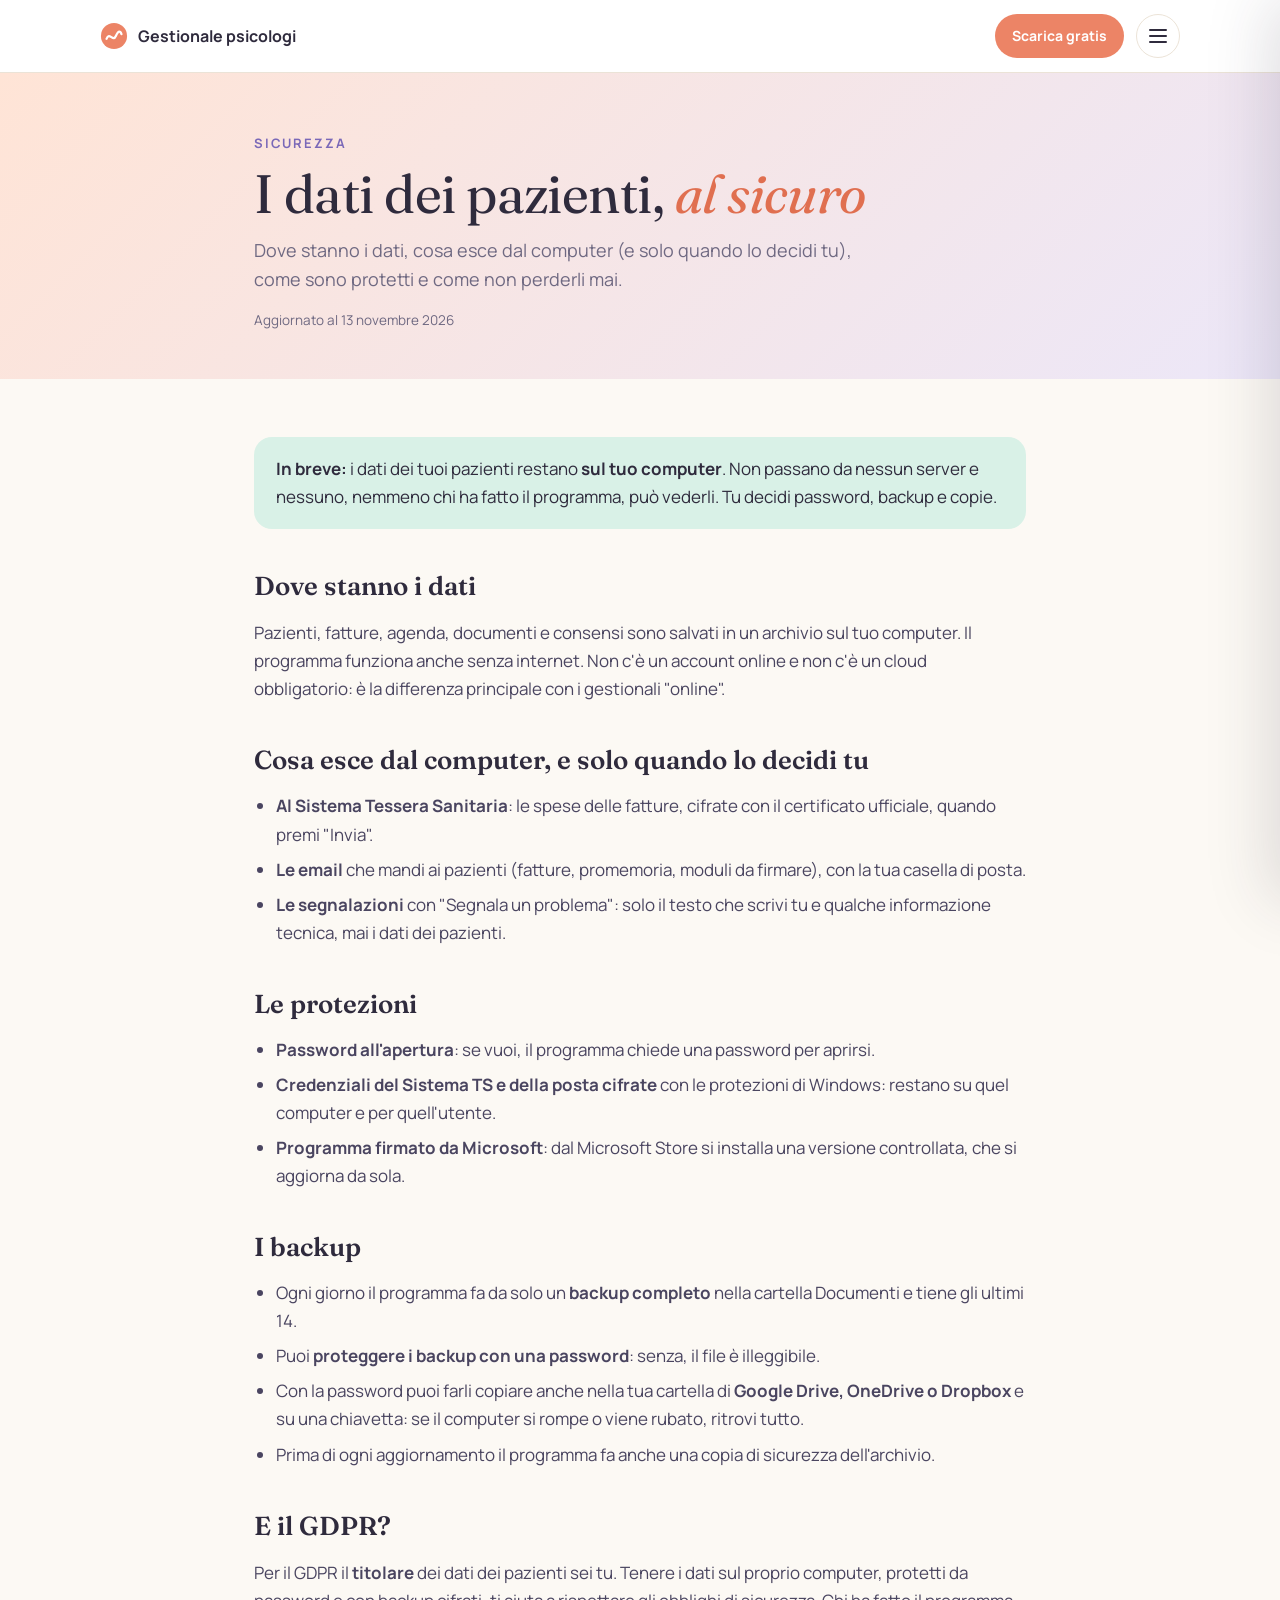
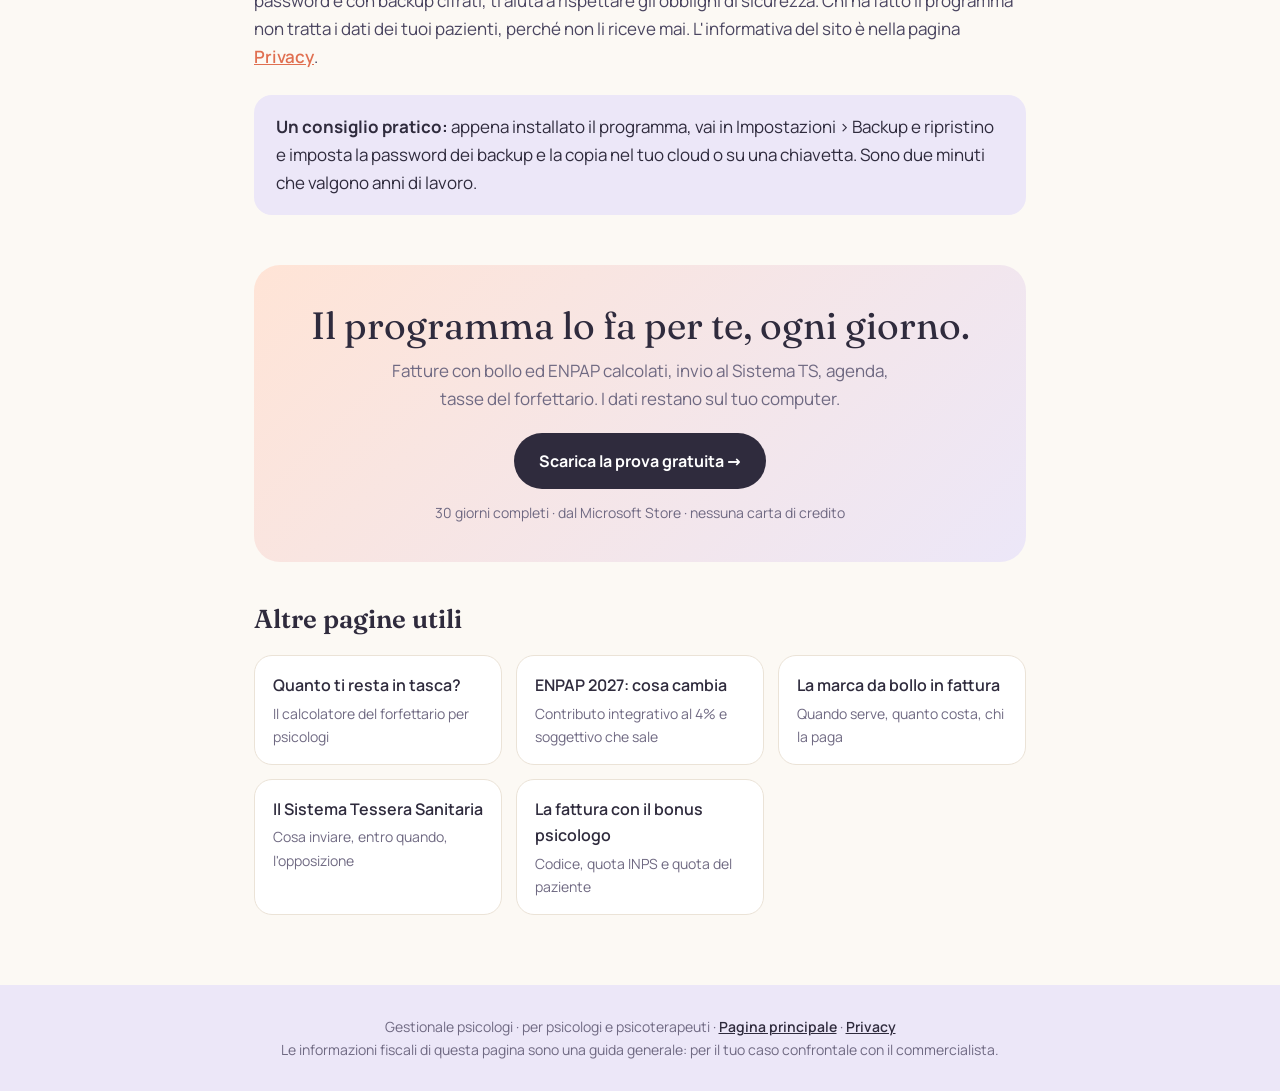
<file: sicurezza.html>
<!doctype html>
<html lang="it">
<head>
<meta charset="utf-8">
<meta name="viewport" content="width=device-width, initial-scale=1">
<title>La sicurezza dei dati dei pazienti — Gestionale psicologi</title>
<meta name="description" content="Dove stanno i dati dei pazienti nel Gestionale psicologi, cosa esce dal computer e quando, password, credenziali cifrate e backup protetti.">
<link rel="canonical" href="https://paolocampanella1990-lab.github.io/sicurezza.html">
<meta property="og:type" content="article"><meta property="og:site_name" content="Gestionale psicologi"><meta property="og:locale" content="it_IT">
<meta property="og:title" content="La sicurezza dei dati dei pazienti"><meta property="og:description" content="Dove stanno i dati dei pazienti nel Gestionale psicologi, cosa esce dal computer e quando, password, credenziali cifrate e backup protetti.">
<meta property="og:url" content="https://paolocampanella1990-lab.github.io/sicurezza.html"><meta property="og:image" content="https://paolocampanella1990-lab.github.io/anteprima.jpg"><meta name="twitter:card" content="summary_large_image">
<link rel="icon" href="favicon.svg" type="image/svg+xml"><link rel="icon" href="favicon-32.png" sizes="32x32" type="image/png"><link rel="apple-touch-icon" href="apple-touch-icon.png">
<meta name="theme-color" content="#fcf9f4">
<script type="application/ld+json">{"@context": "https://schema.org", "@type": "WebPage", "name": "La sicurezza dei dati dei pazienti", "description": "Dove stanno i dati dei pazienti nel Gestionale psicologi, cosa esce dal computer e quando, password, credenziali cifrate e backup protetti.", "inLanguage": "it-IT", "url": "https://paolocampanella1990-lab.github.io/sicurezza.html"}</script>
<style>
@font-face {
  font-family: 'Fraunces';
  font-style: italic;
  font-weight: 400;
  font-display: swap;
  src: url(fraunces-italic-latin-ext.woff2) format('woff2');
  unicode-range: U+0100-02BA, U+02BD-02C5, U+02C7-02CC, U+02CE-02D7, U+02DD-02FF, U+0304, U+0308, U+0329, U+1D00-1DBF, U+1E00-1E9F, U+1EF2-1EFF, U+2020, U+20A0-20AB, U+20AD-20C4, U+2113, U+2C60-2C7F, U+A720-A7FF;
}
@font-face {
  font-family: 'Fraunces';
  font-style: italic;
  font-weight: 400;
  font-display: swap;
  src: url(fraunces-italic-latin.woff2) format('woff2');
  unicode-range: U+0000-00FF, U+0131, U+0152-0153, U+02BB-02BC, U+02C6, U+02DA, U+02DC, U+0304, U+0308, U+0329, U+2000-206F, U+20AC, U+2122, U+2191, U+2193, U+2212, U+2215, U+FEFF, U+FFFD;
}
@font-face {
  font-family: 'Fraunces';
  font-style: italic;
  font-weight: 600;
  font-display: swap;
  src: url(fraunces-italic-latin-ext.woff2) format('woff2');
  unicode-range: U+0100-02BA, U+02BD-02C5, U+02C7-02CC, U+02CE-02D7, U+02DD-02FF, U+0304, U+0308, U+0329, U+1D00-1DBF, U+1E00-1E9F, U+1EF2-1EFF, U+2020, U+20A0-20AB, U+20AD-20C4, U+2113, U+2C60-2C7F, U+A720-A7FF;
}
@font-face {
  font-family: 'Fraunces';
  font-style: italic;
  font-weight: 600;
  font-display: swap;
  src: url(fraunces-italic-latin.woff2) format('woff2');
  unicode-range: U+0000-00FF, U+0131, U+0152-0153, U+02BB-02BC, U+02C6, U+02DA, U+02DC, U+0304, U+0308, U+0329, U+2000-206F, U+20AC, U+2122, U+2191, U+2193, U+2212, U+2215, U+FEFF, U+FFFD;
}
@font-face {
  font-family: 'Fraunces';
  font-style: normal;
  font-weight: 400;
  font-display: swap;
  src: url(fraunces-normal-latin-ext.woff2) format('woff2');
  unicode-range: U+0100-02BA, U+02BD-02C5, U+02C7-02CC, U+02CE-02D7, U+02DD-02FF, U+0304, U+0308, U+0329, U+1D00-1DBF, U+1E00-1E9F, U+1EF2-1EFF, U+2020, U+20A0-20AB, U+20AD-20C4, U+2113, U+2C60-2C7F, U+A720-A7FF;
}
@font-face {
  font-family: 'Fraunces';
  font-style: normal;
  font-weight: 400;
  font-display: swap;
  src: url(fraunces-normal-latin.woff2) format('woff2');
  unicode-range: U+0000-00FF, U+0131, U+0152-0153, U+02BB-02BC, U+02C6, U+02DA, U+02DC, U+0304, U+0308, U+0329, U+2000-206F, U+20AC, U+2122, U+2191, U+2193, U+2212, U+2215, U+FEFF, U+FFFD;
}
@font-face {
  font-family: 'Fraunces';
  font-style: normal;
  font-weight: 600;
  font-display: swap;
  src: url(fraunces-normal-latin-ext.woff2) format('woff2');
  unicode-range: U+0100-02BA, U+02BD-02C5, U+02C7-02CC, U+02CE-02D7, U+02DD-02FF, U+0304, U+0308, U+0329, U+1D00-1DBF, U+1E00-1E9F, U+1EF2-1EFF, U+2020, U+20A0-20AB, U+20AD-20C4, U+2113, U+2C60-2C7F, U+A720-A7FF;
}
@font-face {
  font-family: 'Fraunces';
  font-style: normal;
  font-weight: 600;
  font-display: swap;
  src: url(fraunces-normal-latin.woff2) format('woff2');
  unicode-range: U+0000-00FF, U+0131, U+0152-0153, U+02BB-02BC, U+02C6, U+02DA, U+02DC, U+0304, U+0308, U+0329, U+2000-206F, U+20AC, U+2122, U+2191, U+2193, U+2212, U+2215, U+FEFF, U+FFFD;
}
@font-face {
  font-family: 'Manrope';
  font-style: normal;
  font-weight: 400;
  font-display: swap;
  src: url(manrope-normal-latin-ext.woff2) format('woff2');
  unicode-range: U+0100-02BA, U+02BD-02C5, U+02C7-02CC, U+02CE-02D7, U+02DD-02FF, U+0304, U+0308, U+0329, U+1D00-1DBF, U+1E00-1E9F, U+1EF2-1EFF, U+2020, U+20A0-20AB, U+20AD-20C4, U+2113, U+2C60-2C7F, U+A720-A7FF;
}
@font-face {
  font-family: 'Manrope';
  font-style: normal;
  font-weight: 400;
  font-display: swap;
  src: url(manrope-normal-latin.woff2) format('woff2');
  unicode-range: U+0000-00FF, U+0131, U+0152-0153, U+02BB-02BC, U+02C6, U+02DA, U+02DC, U+0304, U+0308, U+0329, U+2000-206F, U+20AC, U+2122, U+2191, U+2193, U+2212, U+2215, U+FEFF, U+FFFD;
}
@font-face {
  font-family: 'Manrope';
  font-style: normal;
  font-weight: 500;
  font-display: swap;
  src: url(manrope-normal-latin-ext.woff2) format('woff2');
  unicode-range: U+0100-02BA, U+02BD-02C5, U+02C7-02CC, U+02CE-02D7, U+02DD-02FF, U+0304, U+0308, U+0329, U+1D00-1DBF, U+1E00-1E9F, U+1EF2-1EFF, U+2020, U+20A0-20AB, U+20AD-20C4, U+2113, U+2C60-2C7F, U+A720-A7FF;
}
@font-face {
  font-family: 'Manrope';
  font-style: normal;
  font-weight: 500;
  font-display: swap;
  src: url(manrope-normal-latin.woff2) format('woff2');
  unicode-range: U+0000-00FF, U+0131, U+0152-0153, U+02BB-02BC, U+02C6, U+02DA, U+02DC, U+0304, U+0308, U+0329, U+2000-206F, U+20AC, U+2122, U+2191, U+2193, U+2212, U+2215, U+FEFF, U+FFFD;
}
@font-face {
  font-family: 'Manrope';
  font-style: normal;
  font-weight: 600;
  font-display: swap;
  src: url(manrope-normal-latin-ext.woff2) format('woff2');
  unicode-range: U+0100-02BA, U+02BD-02C5, U+02C7-02CC, U+02CE-02D7, U+02DD-02FF, U+0304, U+0308, U+0329, U+1D00-1DBF, U+1E00-1E9F, U+1EF2-1EFF, U+2020, U+20A0-20AB, U+20AD-20C4, U+2113, U+2C60-2C7F, U+A720-A7FF;
}
@font-face {
  font-family: 'Manrope';
  font-style: normal;
  font-weight: 600;
  font-display: swap;
  src: url(manrope-normal-latin.woff2) format('woff2');
  unicode-range: U+0000-00FF, U+0131, U+0152-0153, U+02BB-02BC, U+02C6, U+02DA, U+02DC, U+0304, U+0308, U+0329, U+2000-206F, U+20AC, U+2122, U+2191, U+2193, U+2212, U+2215, U+FEFF, U+FFFD;
}
@font-face {
  font-family: 'Manrope';
  font-style: normal;
  font-weight: 700;
  font-display: swap;
  src: url(manrope-normal-latin-ext.woff2) format('woff2');
  unicode-range: U+0100-02BA, U+02BD-02C5, U+02C7-02CC, U+02CE-02D7, U+02DD-02FF, U+0304, U+0308, U+0329, U+1D00-1DBF, U+1E00-1E9F, U+1EF2-1EFF, U+2020, U+20A0-20AB, U+20AD-20C4, U+2113, U+2C60-2C7F, U+A720-A7FF;
}
@font-face {
  font-family: 'Manrope';
  font-style: normal;
  font-weight: 700;
  font-display: swap;
  src: url(manrope-normal-latin.woff2) format('woff2');
  unicode-range: U+0000-00FF, U+0131, U+0152-0153, U+02BB-02BC, U+02C6, U+02DA, U+02DC, U+0304, U+0308, U+0329, U+2000-206F, U+20AC, U+2122, U+2191, U+2193, U+2212, U+2215, U+FEFF, U+FFFD;
}


:root{--ink:#2f2b3d;--muted:#6f6982;--soft:#9a94ab;--paper:#fcf9f4;--panna:#f5efe6;--line:#ebe3d7;--lav:#ece7f8;--lav2:#ddd5f2;--pesca:#ffe4d6;--pesca2:#ffd2bd;--menta:#d9f1e7;--cielo:#dfedf9;--burro:#fff1c7;--filo:#ec8466;--filo2:#e06f50;--viola:#7a68b8;--verde:#2e8a66;
  --serif:'Fraunces',Georgia,serif;--sans:'Manrope',system-ui,-apple-system,'Segoe UI',sans-serif}
*{box-sizing:border-box}
body{margin:0;font-family:var(--sans);color:var(--ink);background:var(--paper);line-height:1.65;-webkit-font-smoothing:antialiased;overflow-x:hidden}
a{color:var(--filo2);font-weight:600}
.wrap{max-width:820px;margin:0 auto;padding:0 24px}
.largo{max-width:1080px}
header{border-bottom:1px solid var(--line);background:#fffffff0;position:sticky;top:0;z-index:40;backdrop-filter:blur(8px)}
.nav{display:flex;align-items:center;gap:12px;padding:14px 0}
.nav .logo{display:flex;align-items:center;gap:10px;text-decoration:none;color:var(--ink);font-weight:700;flex:1}
.btn{display:inline-flex;align-items:center;gap:10px;padding:14px 24px;border-radius:999px;font-weight:700;text-decoration:none;font-size:16px;border:1.5px solid transparent;transition:transform .2s,background .2s,box-shadow .2s;cursor:pointer;font-family:inherit}
.btn:hover{transform:translateY(-2px);box-shadow:0 10px 24px #2f2b3d1f}
.btn-filo{background:var(--filo);color:#fff}.btn-filo:hover{background:var(--filo2)}
.btn-ghost{border-color:var(--ink);color:var(--ink);background:#ffffff80}
.nav .btn{padding:9px 16px;font-size:14px}
.testa{padding:56px 0 34px;background:linear-gradient(135deg,var(--pesca),var(--lav))}
.eyebrow{font-size:13px;font-weight:700;letter-spacing:.14em;text-transform:uppercase;color:var(--viola)}
h1{font-family:var(--serif);font-weight:400;font-size:clamp(34px,5vw,54px);line-height:1.08;margin:10px 0 12px;letter-spacing:-.01em}
h1 em{color:var(--filo2)}
.testa p.sub{color:var(--muted);margin:0;font-size:18px;max-width:640px}
.agg{font-size:13.5px;color:var(--muted);margin-top:14px}
main{padding:34px 0 70px}
h2{font-family:var(--serif);font-weight:600;font-size:26px;line-height:1.2;margin:42px 0 10px}
h3{font-size:18px;margin:26px 0 6px}
p,li{color:#4a4560;font-size:17px}
ul,ol{padding-left:22px}
li{margin:7px 0}
.box{border-radius:18px;padding:18px 22px;margin:24px 0}
.box p{margin:0;color:var(--ink)}
.box.menta{background:var(--menta)}.box.lav{background:var(--lav)}.box.burro{background:var(--burro)}.box.pesca{background:var(--pesca)}.box.cielo{background:var(--cielo)}
.box b{color:var(--ink)}
.indice{background:#fff;border:1px solid var(--line);border-radius:18px;padding:16px 22px;margin:8px 0 10px}
.indice b{font-size:14px;color:var(--muted);text-transform:uppercase;letter-spacing:.08em}
.indice ol{margin:8px 0 0}.indice li{margin:3px 0;font-size:16px}
table{width:100%;border-collapse:collapse;margin:18px 0;font-size:16px;background:#fff;border-radius:14px;overflow:hidden;border:1px solid var(--line)}
th,td{padding:11px 14px;text-align:left;border-bottom:1px solid var(--line)}
th{background:var(--panna);font-size:14px}
td.n,th.n{text-align:right;white-space:nowrap}
.cta-fine{margin:50px 0 0;background:linear-gradient(135deg,var(--pesca),var(--lav));border-radius:26px;padding:38px 30px;text-align:center}
.cta-fine h2{margin:0 0 8px;font-weight:400;font-size:clamp(26px,3.6vw,38px)}
.cta-fine p{margin:0 auto 20px;max-width:520px;color:var(--muted)}
.cta-fine .btn{background:var(--ink);color:#fff}
.cta-fine small{display:block;margin-top:12px;color:var(--muted);font-size:14px}
.altre{display:grid;grid-template-columns:repeat(auto-fit,minmax(220px,1fr));gap:14px;margin-top:20px}
.altre a{display:block;background:#fff;border:1px solid var(--line);border-radius:18px;padding:16px 18px;text-decoration:none;color:var(--ink);transition:transform .15s,box-shadow .15s}
.altre a:hover{transform:translateY(-2px);box-shadow:0 12px 26px #2f2b3d14}
.altre a small{display:block;color:var(--muted);font-weight:400;font-size:14px;margin-top:3px}
.nota{font-size:14px;color:var(--muted)}
footer{background:var(--lav);color:var(--muted);font-size:14px;padding:30px 0;text-align:center}
footer a{color:var(--ink)}
@media(max-width:600px){.nav .btn{display:none}h2{font-size:23px}p,li{font-size:16px}table{font-size:14px}th,td{padding:9px 9px}td.n,th.n{white-space:normal}.wrap{padding:0 16px}}

</style>
<link rel="stylesheet" href="comune.css?v=20261113b">
</head>
<body>
<header><div class="wrap largo nav"><a class="logo" href="./"><svg width="28" height="28" viewBox="0 0 30 30" aria-hidden="true"><circle cx="15" cy="15" r="14" fill="#ec8466"/><path d="M7 18c3-8 7 4 10-3s5-5 6-2" stroke="#fff" stroke-width="2.4" fill="none" stroke-linecap="round"/></svg><span>Gestionale psicologi</span></a><a class="btn btn-filo" href="./#prova" data-scarica>Scarica gratis</a></div></header>
<section class="testa"><div class="wrap">
  <span class="eyebrow">Sicurezza</span>
  <h1>I dati dei pazienti, <em>al sicuro</em></h1>
  <p class="sub">Dove stanno i dati, cosa esce dal computer (e solo quando lo decidi tu), come sono protetti e come non perderli mai.</p>
  <p class="agg">Aggiornato al 13 novembre 2026</p>
</div></section>
<main><div class="wrap">

<div class="box menta"><p><b>In breve:</b> i dati dei tuoi pazienti restano <b>sul tuo computer</b>. Non passano da nessun server e nessuno, nemmeno chi ha fatto il programma, può vederli. Tu decidi password, backup e copie.</p></div>

<h2>Dove stanno i dati</h2>
<p>Pazienti, fatture, agenda, documenti e consensi sono salvati in un archivio sul tuo computer. Il programma funziona anche senza internet. Non c'è un account online e non c'è un cloud obbligatorio: è la differenza principale con i gestionali "online".</p>

<h2>Cosa esce dal computer, e solo quando lo decidi tu</h2>
<ul>
  <li><b>Al Sistema Tessera Sanitaria</b>: le spese delle fatture, cifrate con il certificato ufficiale, quando premi "Invia".</li>
  <li><b>Le email</b> che mandi ai pazienti (fatture, promemoria, moduli da firmare), con la tua casella di posta.</li>
  <li><b>Le segnalazioni</b> con "Segnala un problema": solo il testo che scrivi tu e qualche informazione tecnica, mai i dati dei pazienti.</li>
</ul>

<h2>Le protezioni</h2>
<ul>
  <li><b>Password all'apertura</b>: se vuoi, il programma chiede una password per aprirsi.</li>
  <li><b>Credenziali del Sistema TS e della posta cifrate</b> con le protezioni di Windows: restano su quel computer e per quell'utente.</li>
  <li><b>Programma firmato da Microsoft</b>: dal Microsoft Store si installa una versione controllata, che si aggiorna da sola.</li>
</ul>

<h2>I backup</h2>
<ul>
  <li>Ogni giorno il programma fa da solo un <b>backup completo</b> nella cartella Documenti e tiene gli ultimi 14.</li>
  <li>Puoi <b>proteggere i backup con una password</b>: senza, il file è illeggibile.</li>
  <li>Con la password puoi farli copiare anche nella tua cartella di <b>Google Drive, OneDrive o Dropbox</b> e su una chiavetta: se il computer si rompe o viene rubato, ritrovi tutto.</li>
  <li>Prima di ogni aggiornamento il programma fa anche una copia di sicurezza dell'archivio.</li>
</ul>

<h2>E il GDPR?</h2>
<p>Per il GDPR il <b>titolare</b> dei dati dei pazienti sei tu. Tenere i dati sul proprio computer, protetti da password e con backup cifrati, ti aiuta a rispettare gli obblighi di sicurezza. Chi ha fatto il programma non tratta i dati dei tuoi pazienti, perché non li riceve mai. L'informativa del sito è nella pagina <a href="privacy.html">Privacy</a>.</p>

<div class="box lav"><p><b>Un consiglio pratico:</b> appena installato il programma, vai in Impostazioni › Backup e ripristino e imposta la password dei backup e la copia nel tuo cloud o su una chiavetta. Sono due minuti che valgono anni di lavoro.</p></div>

<section class="cta-fine">
  <h2>Il programma lo fa per te, ogni giorno.</h2>
  <p>Fatture con bollo ed ENPAP calcolati, invio al Sistema TS, agenda, tasse del forfettario. I dati restano sul tuo computer.</p>
  <a class="btn" href="./#prova" data-scarica>Scarica la prova gratuita →</a>
  <small>30 giorni completi · dal Microsoft Store · nessuna carta di credito</small>
</section>
<h2>Altre pagine utili</h2>
<div class="altre"><a href="calcolatore.html">Quanto ti resta in tasca?<small>Il calcolatore del forfettario per psicologi</small></a><a href="guida-enpap-2027.html">ENPAP 2027: cosa cambia<small>Contributo integrativo al 4% e soggettivo che sale</small></a><a href="guida-marca-da-bollo.html">La marca da bollo in fattura<small>Quando serve, quanto costa, chi la paga</small></a><a href="guida-sistema-ts.html">Il Sistema Tessera Sanitaria<small>Cosa inviare, entro quando, l'opposizione</small></a><a href="guida-bonus-psicologo.html">La fattura con il bonus psicologo<small>Codice, quota INPS e quota del paziente</small></a></div>
</div></main>
<footer><div class="wrap">Gestionale psicologi · per psicologi e psicoterapeuti · <a href="./">Pagina principale</a> · <a href="privacy.html">Privacy</a><br>Le informazioni fiscali di questa pagina sono una guida generale: per il tuo caso confrontale con il commercialista.</div></footer>

<script src="comune.js?v=20261113b"></script>
</body>
</html>
</file>
<file: comune.css>
/* Parti comuni a tutte le pagine del sito: menu a tre lineette e modulo prima del download. */

/* ---------- menu a tre lineette ---------- */
.hamb{flex:none;width:44px;height:44px;border-radius:50%;border:1px solid var(--line);background:#ffffffcc;display:grid;place-content:center;gap:4px;cursor:pointer;padding:0}
.hamb span{display:block;width:18px;height:2px;border-radius:2px;background:var(--ink)}
.menu-sfondo{position:fixed;inset:0;background:#2f2b3d59;backdrop-filter:blur(3px);z-index:90;opacity:0;pointer-events:none;transition:opacity .25s}
.menu-pannello{position:fixed;top:0;right:0;bottom:0;width:min(420px,92vw);background:var(--paper);z-index:91;transform:translateX(102%);transition:transform .35s cubic-bezier(.2,.8,.2,1);box-shadow:-20px 0 60px #2f2b3d26;display:flex;flex-direction:column;overflow-y:auto}
body.menu-aperto .menu-sfondo{opacity:1;pointer-events:auto}
body.menu-aperto .menu-pannello{transform:none}
body.menu-aperto{overflow:hidden}
.menu-testa{display:flex;align-items:center;justify-content:space-between;padding:18px 22px;border-bottom:1px solid var(--line)}
.menu-testa b{font-family:var(--serif);font-weight:600;font-size:20px}
.menu-chiudi{width:40px;height:40px;border-radius:50%;border:0;background:var(--lav);color:var(--viola);font-size:24px;cursor:pointer;line-height:1}
.menu-voci{padding:10px 14px}
.menu-voci a{display:block;padding:13px 12px;border-radius:14px;text-decoration:none;color:var(--ink)}
.menu-voci a:hover{background:#fff}
.menu-voci a b{display:block;font-size:17px}
.menu-voci a small{display:block;color:var(--muted);font-size:13.5px;margin-top:1px}
.menu-funzioni{padding:6px 26px 4px}
.menu-funzioni .eyebrow{font-size:12px}
.menu-funzioni div{display:flex;flex-wrap:wrap;gap:8px;margin-top:10px}
.menu-funzioni a{font-size:14px;font-weight:600;text-decoration:none;color:var(--ink);background:#fff;border:1px solid var(--line);border-radius:999px;padding:7px 13px}
.menu-funzioni a:hover{border-color:var(--pesca2);background:var(--pesca)}
.menu-piede{margin-top:auto;padding:20px 26px 28px;display:grid;gap:10px}
.menu-piede .btn{justify-content:center}
.menu-piede a.link{color:var(--muted);text-align:center;font-size:14.5px}

/* ---------- finestre (modulo di download e "come preferisci scriverci") ---------- */
dialog.scelta{border:0;border-radius:26px;padding:34px 30px 24px;max-width:540px;width:calc(100% - 32px);background:var(--paper);color:var(--ink);box-shadow:0 40px 90px #2f2b3d40}
dialog.scelta::backdrop{background:#2f2b3d59;backdrop-filter:blur(3px)}
dialog.scelta h3{font-family:var(--serif);font-weight:400;font-size:32px;line-height:1.1;margin:8px 0 8px}
dialog.scelta .sotto{color:var(--muted);margin:0 0 20px;font-size:16px}
dialog.scelta .chiudi{position:absolute;top:14px;right:16px;width:38px;height:38px;border-radius:50%;border:0;background:var(--lav);color:var(--viola);font-size:24px;cursor:pointer;line-height:1}
dialog.scelta .nota{font-size:13px;color:var(--muted);margin:16px 0 0;text-align:center}
dialog.scelta .nota a{color:var(--ink);font-weight:600}

/* ---------- modulo ---------- */
.modulo .campi{display:grid;grid-template-columns:1fr 1fr;gap:12px}
.modulo label.c{display:block;font-size:14px;font-weight:600}
.modulo label.c.tutta{grid-column:1/-1}
.modulo label.c small{font-weight:400;color:var(--muted)}
.modulo input[type=text],.modulo input[type=email],.modulo select{display:block;width:100%;margin-top:5px;padding:12px 14px;border-radius:12px;border:1px solid var(--line);background:#fff;font:inherit;font-size:16px;color:var(--ink)}
.modulo input:focus,.modulo select:focus{outline:2px solid var(--pesca2);border-color:var(--filo)}
.modulo .hp{position:absolute;left:-9999px;width:1px;height:1px;opacity:0}
.modulo .consenso{display:flex;gap:10px;align-items:flex-start;margin:16px 0 4px;font-size:14.5px;color:var(--muted)}
.modulo .consenso input{width:20px;height:20px;margin-top:1px;flex:none;accent-color:var(--filo)}
.modulo .consenso a{color:var(--ink);font-weight:600}
.modulo .errore{background:#fde8e4;color:#9b3a26;border-radius:12px;padding:10px 14px;font-size:14px;margin:12px 0 0}
.modulo .btn{width:100%;justify-content:center;margin-top:16px;cursor:pointer;border:0;font:inherit;font-weight:700}
.modulo .btn[disabled]{opacity:.6;cursor:wait}
.grazie ol{padding-left:20px;margin:6px 0 16px;color:var(--muted)}
.grazie ol li{margin:8px 0}
.grazie ol b{color:var(--ink)}
.grazie .btn{width:100%;justify-content:center}
.grazie [hidden]{display:none!important}
.grazie .g-alt{margin:12px 0 4px;font-size:14.5px;color:var(--muted)}
.grazie .g-alt summary{cursor:pointer;color:var(--ink);font-weight:600}
.grazie .g-alt p{margin:8px 0 0}
.grazie .g-alt a{color:var(--ink);font-weight:600}
.grazie .telefono{background:var(--menta);border-radius:14px;padding:12px 16px;font-size:15px;margin:0 0 14px}
@media(max-width:560px){.modulo .campi{grid-template-columns:1fr}dialog.scelta{padding:30px 20px 20px}dialog.scelta h3{font-size:27px}}
</file>
